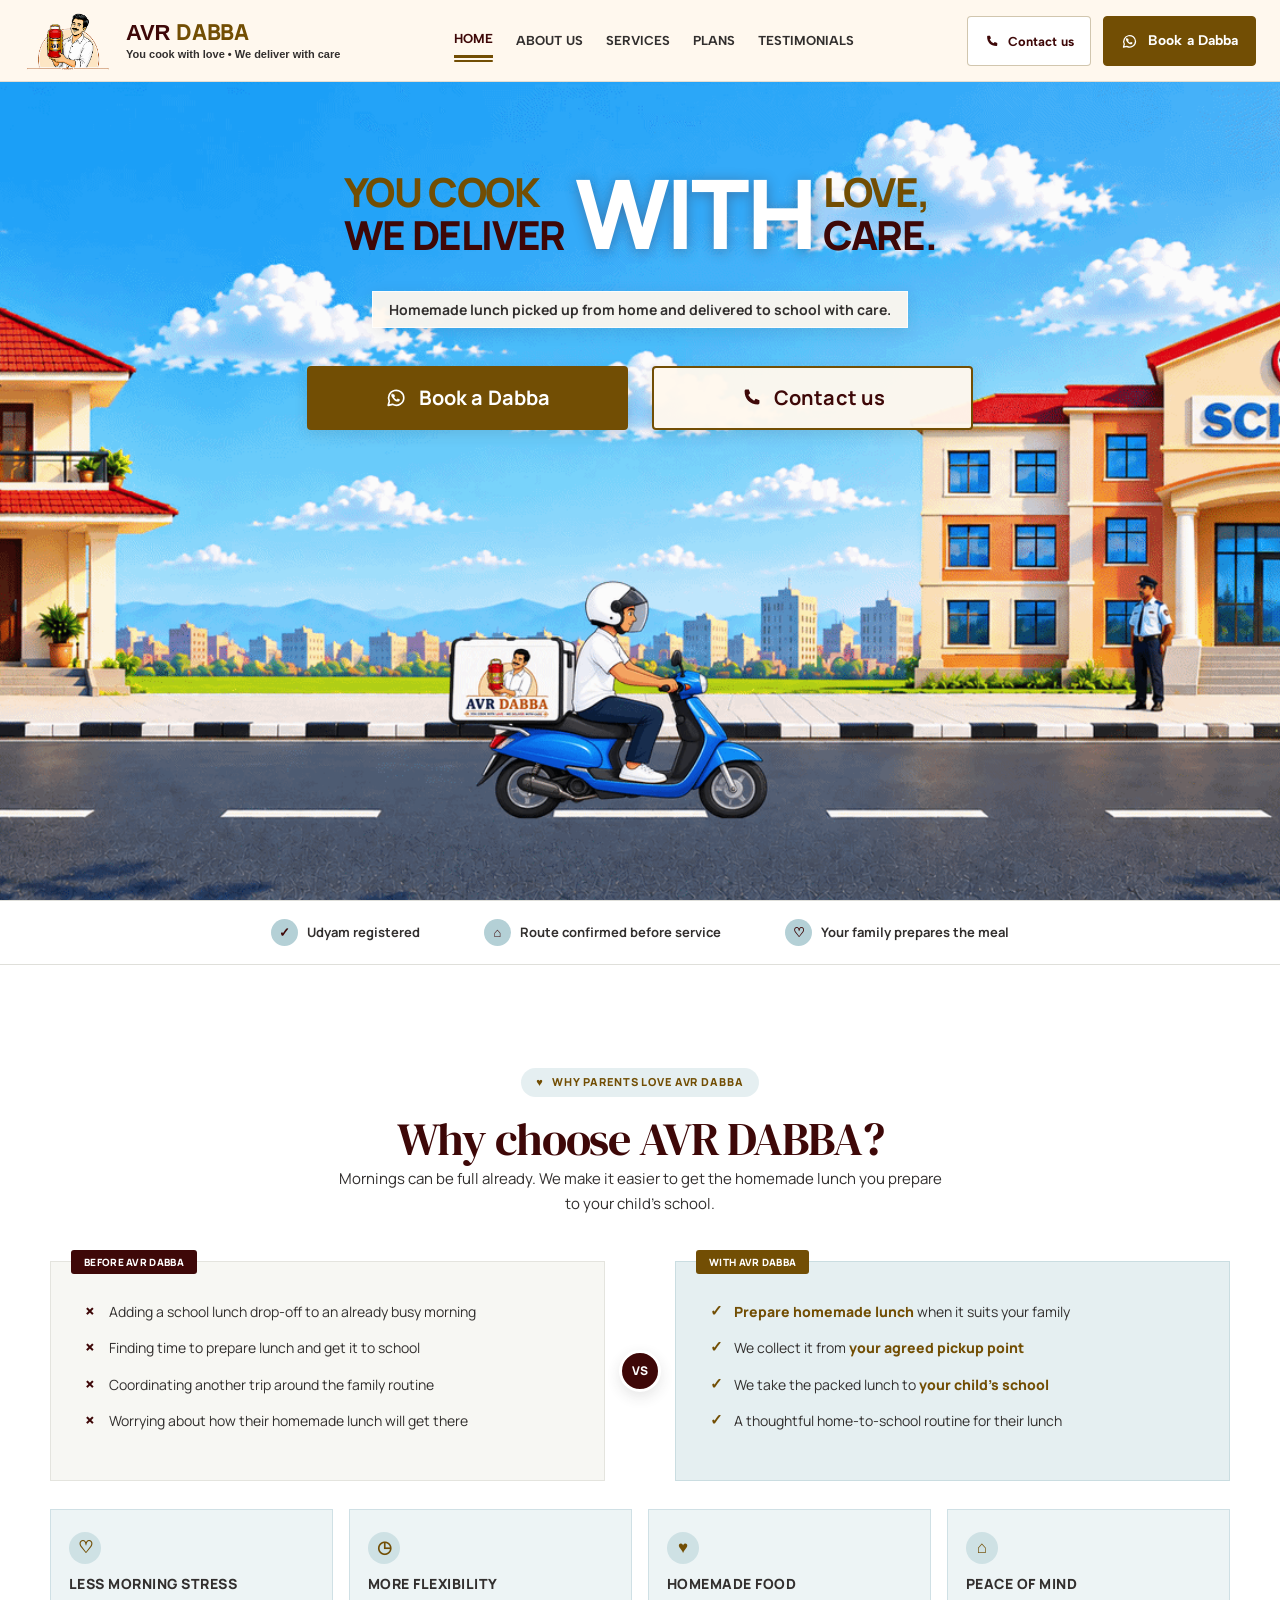
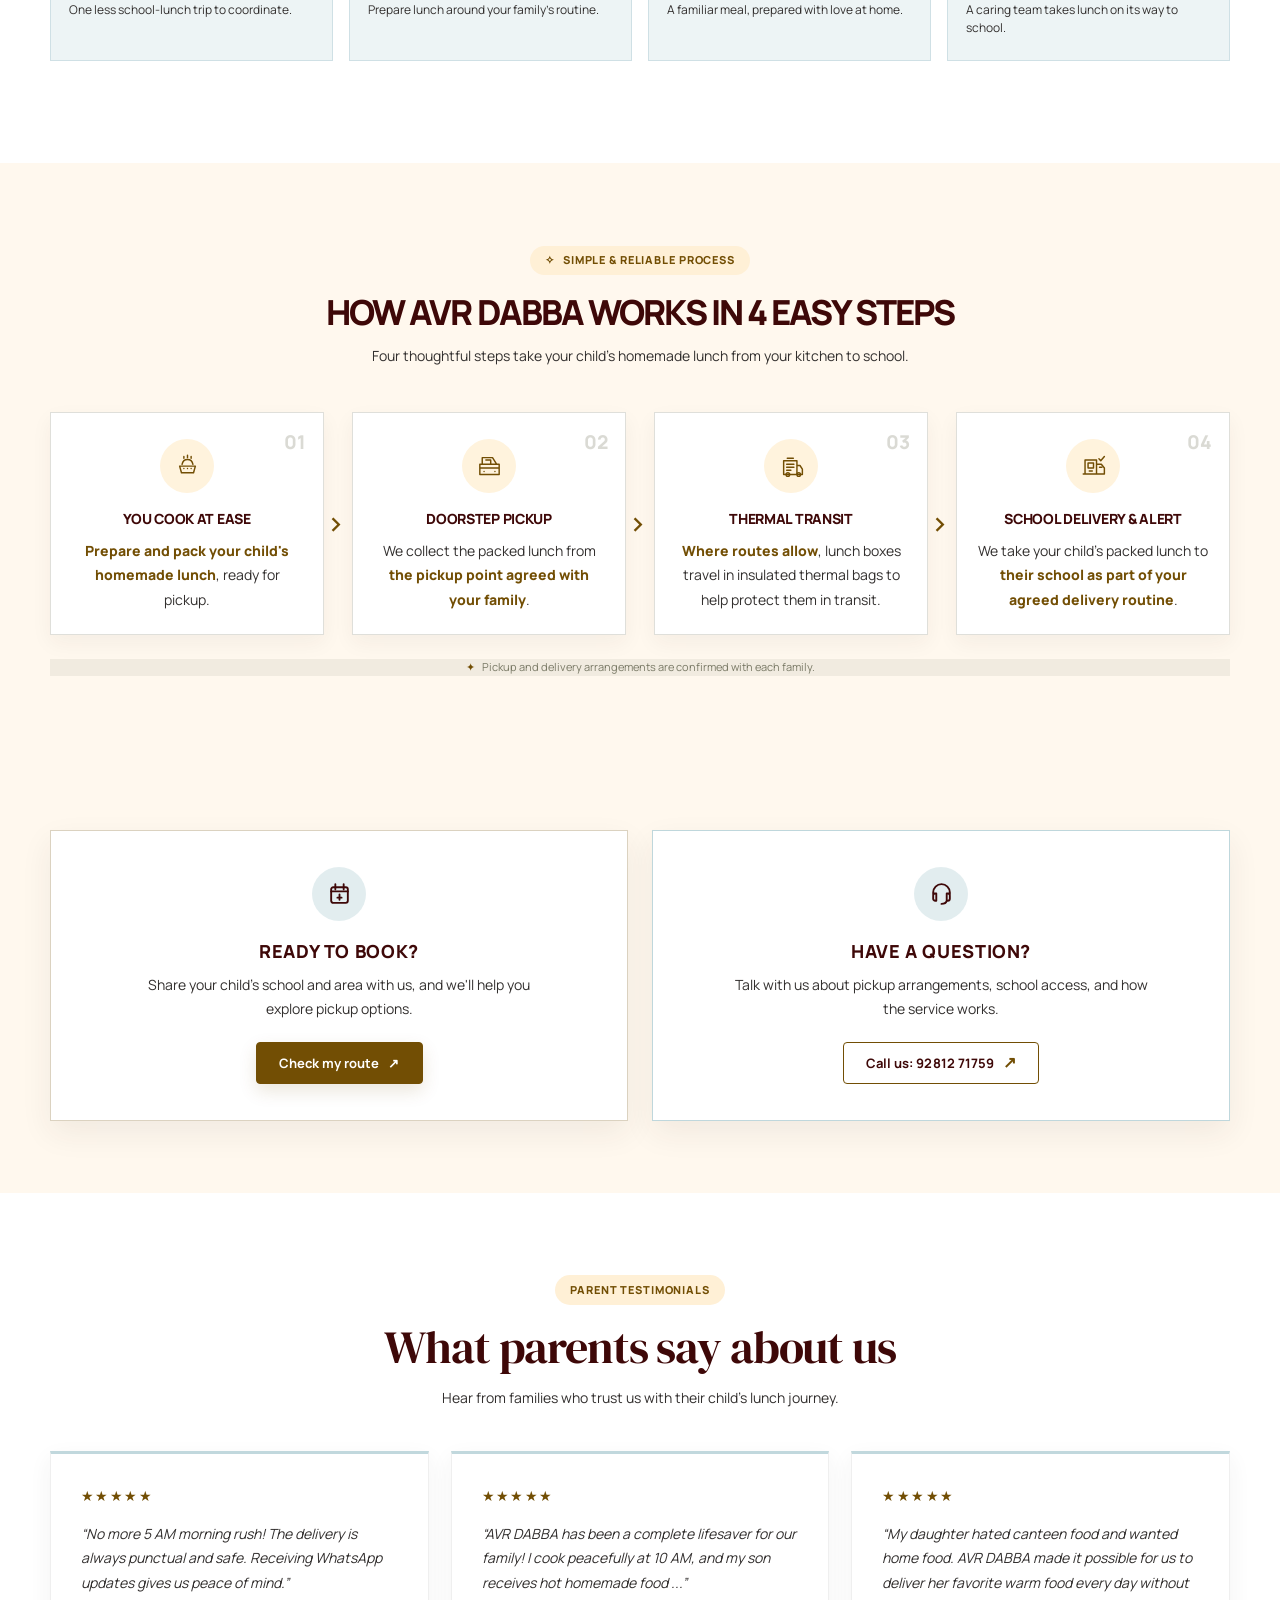
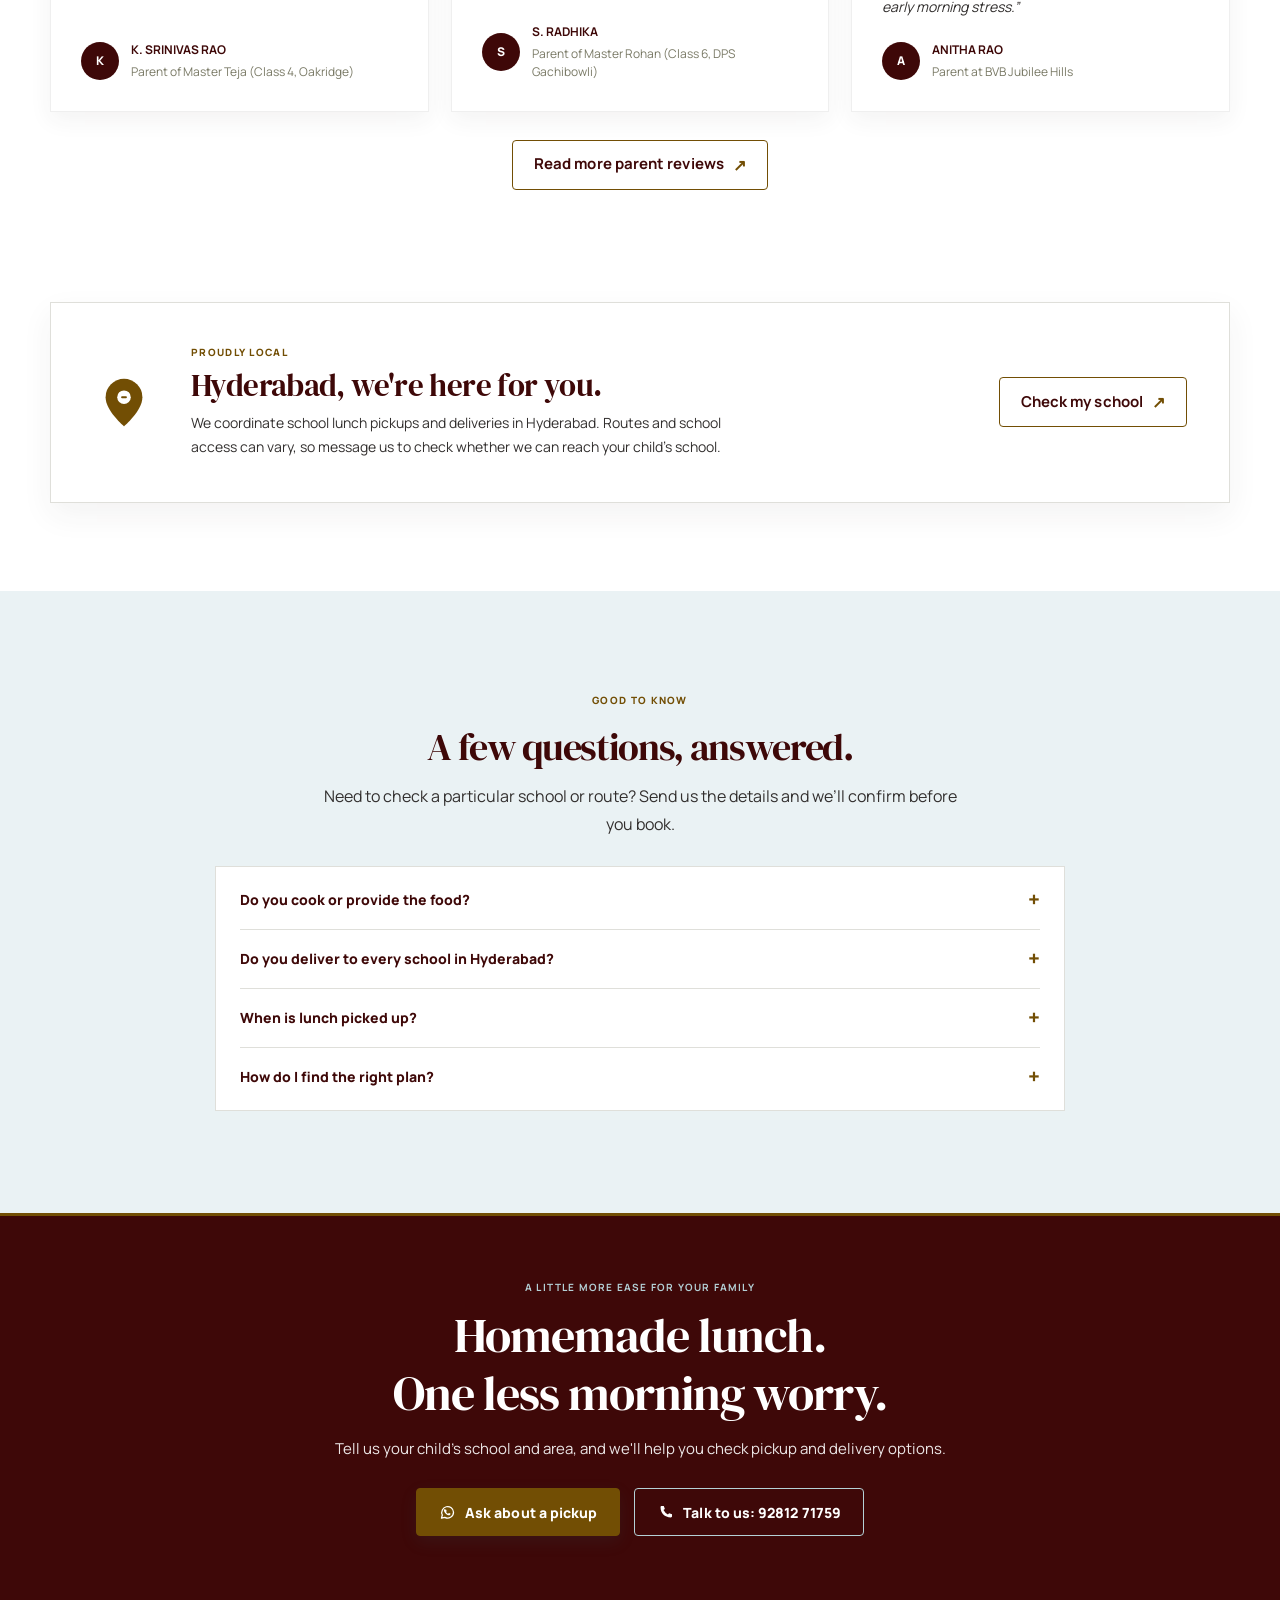
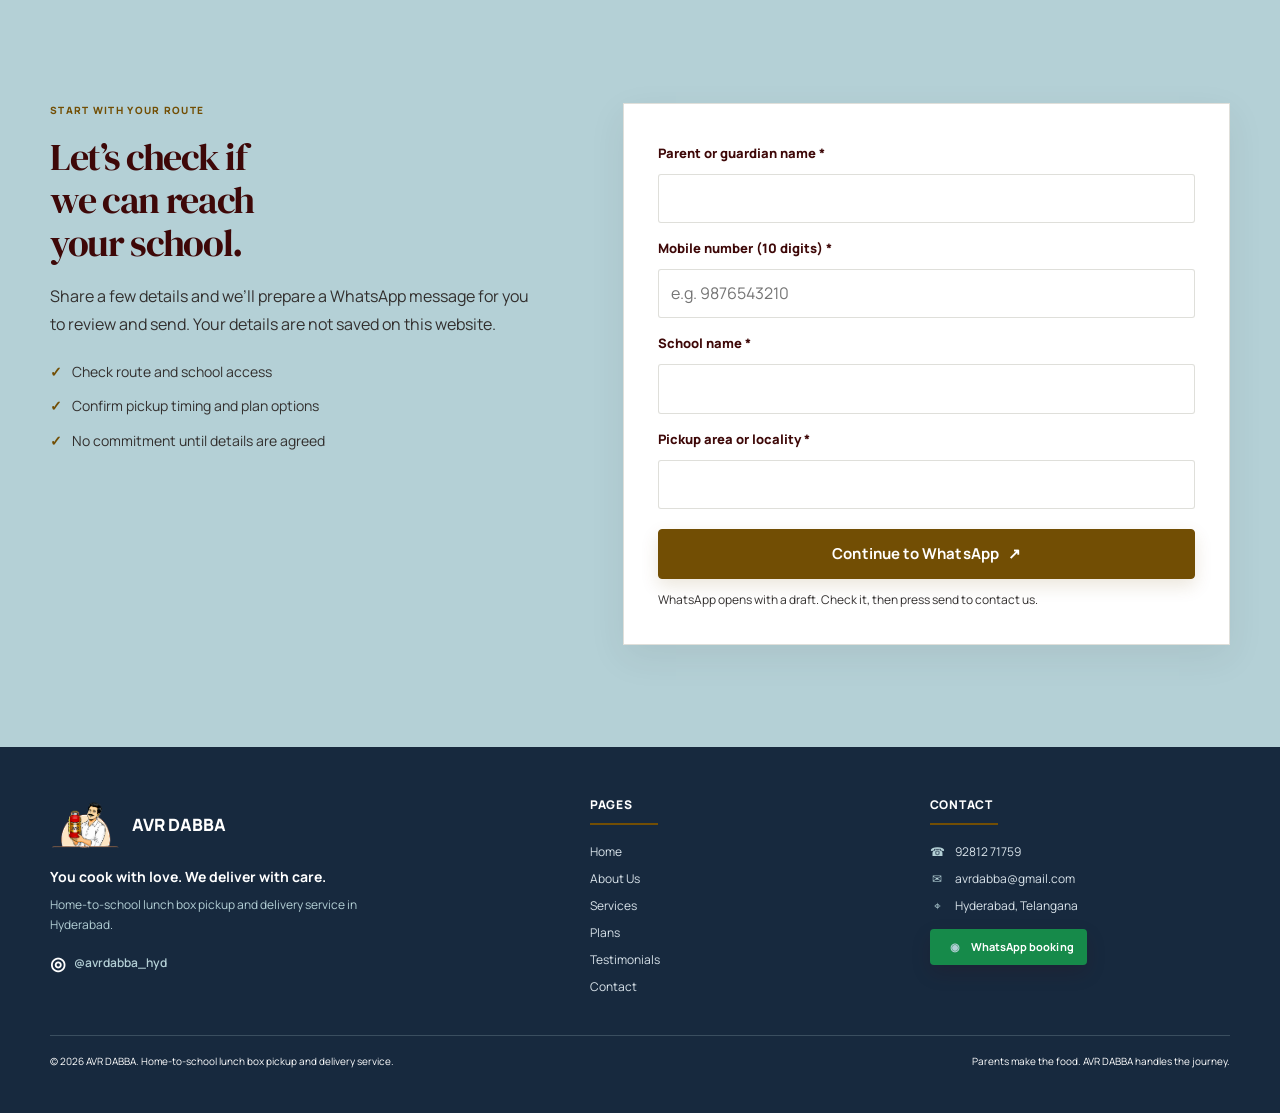
<file: index.html>
<!doctype html>
<html lang="en">
  <head>
    <meta charset="UTF-8" />
    <meta name="viewport" content="width=device-width, initial-scale=1.0" />
    <meta
      name="description"
      content="Homemade lunch, delivered with care. AVR DABBA picks up parents' packed lunch boxes and delivers them safely to schools in Hyderabad."
    />
    <meta name="theme-color" content="#B4D0D6" />
    <title>AVR DABBA | Homemade lunch, delivered with care</title>
    <link rel="stylesheet" href="styles.css?v=57" />
    <script src="script.js?v=6" defer></script>
  </head>
  <body class="home-page">
    <header class="site-header shared-site-header">
      <div class="container nav-wrap">
        <a class="brand reference-brand" href="#top" aria-label="AVR DABBA home">
          <span class="reference-brand-image"><img src="images/dabba-hero.png" alt="" /></span>
          <span class="reference-brand-copy">
            <span class="brand-name">AVR <span>DABBA</span></span>
            <span class="brand-tagline">You cook with love • We deliver with care</span>
          </span>
        </a>

        <nav class="main-nav" id="main-nav" aria-label="Main navigation">
          <a href="index.html" aria-current="page">Home</a>
          <a href="about-us/aboutus.html">About us</a>
          <a href="Services/Services.html">Services</a>
          <a href="plans/plans.html">Plans</a>
          <a href="testimonials/testimonials.html">Testimonials</a>
          <a class="mobile-nav-booking" href="#booking">Ask about a route <span aria-hidden="true">↗</span></a>
          <button class="theme-toggle" type="button" aria-label="Switch to dark theme" title="Switch to dark theme" aria-pressed="false"><span aria-hidden="true">☾</span></button>
        </nav>
        <div class="reference-header-actions">
          <a class="nav-contact reference-contact-cta" href="tel:9281271759">
            <svg viewBox="0 0 24 24" aria-hidden="true"><path d="M6.6 2.8h3l1.5 4.1-2 1.7a15.7 15.7 0 0 0 6.3 6.3l1.7-2 4.1 1.5v3c0 .9-.7 1.6-1.6 1.6C10.6 19 5 13.4 5 4.4c0-.9.7-1.6 1.6-1.6Z" fill="currentColor"/></svg>
            Contact us
          </a>
          <a class="nav-cta reference-nav-cta" href="https://wa.me/919281271759?text=Hi%20AVR%20DABBA%2C%20I%20would%20like%20to%20book%20a%20dabba." target="_blank" rel="noopener">
            <svg viewBox="0 0 24 24" aria-hidden="true"><path d="M20.5 11.7a8.3 8.3 0 0 1-12.3 7.2L3.5 20l1.2-4.5a8.3 8.3 0 1 1 15.8-3.8Z" fill="none" stroke="currentColor" stroke-width="1.8" stroke-linejoin="round"/><path d="M8.5 8.2c.2-.4.4-.4.7-.4h.5c.2 0 .3.1.4.4l.7 1.6c.1.2 0 .4-.1.6l-.5.6c-.2.2-.2.4 0 .6.5.9 1.3 1.6 2.2 2.1.2.1.4.1.6-.1l.7-.8c.2-.2.4-.2.6-.1l1.5.7c.3.1.4.2.4.4 0 .3-.2 1.2-.7 1.6-.5.5-1.2.7-2 .5-1-.2-2.2-.7-3.5-1.8a13 13 0 0 1-2.5-3.1c-.7-1.2-.8-2.1-.5-2.8.3-.5.8-.9 1.1-1Z" fill="currentColor"/></svg>
            Book a Dabba
          </a>
          <button class="menu-toggle" type="button" aria-expanded="false" aria-controls="main-nav" aria-label="Open menu">
            <span class="menu-toggle-icon" aria-hidden="true"><i></i><i></i><i></i></span>
          </button>
        </div>
      </div>
    </header>

    <main id="top">
      <section class="hero">
        <div class="hero-background" aria-hidden="true"></div>
        <div class="hero-exact-message">
          <h1 class="hero-title hero-headline-layout">
            <span class="hero-col-left">
              <span class="color-group-one">YOU COOK</span>
              <span class="color-group-two">WE DELIVER</span>
            </span>
            <span class="hero-col-center">WITH</span>
            <span class="hero-col-right">
              <span class="color-group-one">LOVE,</span>
              <span class="color-group-two">CARE.</span>
            </span>
          </h1>
          <p class="hero-supporting-copy">Homemade lunch picked up from home and delivered to school with care.</p>
        </div>
        <div class="hero-cta-group hero-cta-centered">
          <a href="#booking" class="button hero-reference-book">
            <svg viewBox="0 0 24 24" aria-hidden="true"><path d="M20.5 11.7a8.3 8.3 0 0 1-12.3 7.2L3.5 20l1.2-4.5a8.3 8.3 0 1 1 15.8-3.8Z" fill="none" stroke="currentColor" stroke-width="1.8" stroke-linejoin="round"/><path d="M8.5 8.2c.2-.4.4-.4.7-.4h.5c.2 0 .3.1.4.4l.7 1.6c.1.2 0 .4-.1.6l-.5.6c-.2.2-.2.4 0 .6.5.9 1.3 1.6 2.2 2.1.2.1.4.1.6-.1l.7-.8c.2-.2.4-.2.6-.1l1.5.7c.3.1.4.2.4.4 0 .3-.2 1.2-.7 1.6-.5.5-1.2.7-2 .5-1-.2-2.2-.7-3.5-1.8a13 13 0 0 1-2.5-3.1c-.7-1.2-.8-2.1-.5-2.8.3-.5.8-.9 1.1-1Z" fill="currentColor"/></svg>
            Book a Dabba
          </a>
          <a href="tel:9281271759" class="button hero-reference-contact">
            <svg viewBox="0 0 24 24" aria-hidden="true"><path d="M6.6 2.8h3l1.5 4.1-2 1.7a15.7 15.7 0 0 0 6.3 6.3l1.7-2 4.1 1.5v3c0 .9-.7 1.6-1.6 1.6C10.6 19 5 13.4 5 4.4c0-.9.7-1.6 1.6-1.6Z" fill="currentColor"/></svg>
            Contact us
          </a>
        </div>
      </section>

      <section class="trust-strip" aria-label="Service commitments">
        <div class="container trust-strip-inner">
          <span><strong aria-hidden="true">✓</strong> Udyam registered</span>
          <span><strong aria-hidden="true">⌂</strong> Route confirmed before service</span>
          <span><strong aria-hidden="true">♡</strong> Your family prepares the meal</span>
        </div>
      </section>

      <section class="section problem-section" id="our-care">
        <div class="container home-why">
          <div class="home-why-heading">
            <p class="eyebrow"><span aria-hidden="true">♥</span> Why parents love AVR DABBA</p>
            <h2>Why choose AVR DABBA?</h2>
            <p class="home-why-intro">Mornings can be full already. We make it easier to get the homemade lunch you prepare to your child's school.</p>
          </div>
          <div class="home-why-grid" aria-label="Life before and with AVR DABBA">
            <article class="home-why-card home-why-before">
              <span class="home-why-label">Before AVR DABBA</span>
              <ul>
                <li>Adding a school lunch drop-off to an already busy morning</li>
                <li>Finding time to prepare lunch and get it to school</li>
                <li>Coordinating another trip around the family routine</li>
                <li>Worrying about how their homemade lunch will get there</li>
              </ul>
            </article>
            <span class="home-why-versus" aria-hidden="true">vs</span>
            <article class="home-why-card home-why-after">
              <span class="home-why-label">With AVR DABBA</span>
              <ul>
                <li><strong class="business-model-point">Prepare homemade lunch</strong> when it suits your family</li>
                <li>We collect it from <strong class="business-model-point">your agreed pickup point</strong></li>
                <li>We take the packed lunch to <strong class="business-model-point">your child's school</strong></li>
                <li>A thoughtful home-to-school routine for their lunch</li>
              </ul>
            </article>
          </div>
          <div class="home-benefit-row" aria-label="What matters to families">
            <article><span aria-hidden="true">♡</span><h3>Less morning stress</h3><p>One less school-lunch trip to coordinate.</p></article>
            <article><span aria-hidden="true">◷</span><h3>More flexibility</h3><p>Prepare lunch around your family's routine.</p></article>
            <article><span aria-hidden="true">♥</span><h3>Homemade food</h3><p>A familiar meal, prepared with love at home.</p></article>
            <article><span aria-hidden="true">⌂</span><h3>Peace of mind</h3><p>A caring team takes lunch on its way to school.</p></article>
          </div>
        </div>
      </section>

      <section class="section process-section" id="how-it-works">
        <div class="container">
          <div class="center-heading">
            <p class="eyebrow"><span aria-hidden="true">✧</span> Simple &amp; reliable process</p>
            <h2>How AVR DABBA works in 4 easy steps</h2>
            <p class="section-subtitle">Four thoughtful steps take your child's homemade lunch from your kitchen to school.</p>
          </div>
          <div class="steps">
            <article class="step-card">
              <span class="step-number">01</span>
              <div class="step-icon step-icon-pack" aria-hidden="true">
                <svg viewBox="0 0 48 48"><path d="M11 25h26l-3 11H14l-3-11Z" /><path d="M15 22c1-5 5-8 9-8s8 3 9 8M18 9v3m6-5v4m6-2v3" /><path d="M18 29h.01M24 29h.01M30 29h.01" /></svg>
              </div>
              <h3>You cook at ease</h3>
              <p><strong class="business-model-point">Prepare and pack your child's homemade lunch</strong>, ready for pickup.</p>
            </article>
            <article class="step-card">
              <span class="step-number">02</span>
              <div class="step-icon step-icon-pickup" aria-hidden="true">
                <svg viewBox="0 0 48 48"><path d="M8 22h32v17H8zM12 22V11h17l7 11M8 28h32M15 34h.01M33 34h.01" /><path d="M18 15h8v7" /></svg>
              </div>
              <h3>Doorstep pickup</h3>
              <p>We collect the packed lunch from <strong class="business-model-point">the pickup point agreed with your family</strong>.</p>
            </article>
            <article class="step-card">
              <span class="step-number">03</span>
              <div class="step-icon step-icon-transit" aria-hidden="true">
                <svg viewBox="0 0 48 48"><path d="M11 16h22v23H11zM33 24h5l4 6v9H33zM16 22h12m-12 5h12m-12 5h7" /><path d="M17 12h10" /><circle cx="18" cy="39" r="3" /><circle cx="36" cy="39" r="3" /></svg>
              </div>
              <h3>Thermal transit</h3>
              <p><strong class="business-model-point">Where routes allow</strong>, lunch boxes travel in insulated thermal bags to help protect them in transit.</p>
            </article>
            <article class="step-card">
              <span class="step-number">04</span>
              <div class="step-icon step-icon-deliver" aria-hidden="true">
                <svg viewBox="0 0 48 48"><path d="M10 38V15h19v23M29 22h8l5 6v10H29zM7 38h35" /><path d="M15 20h9v8h-9zM17 33h5m12-6h4" /><path d="m33 13 3 3 6-7" /></svg>
              </div>
              <h3>School delivery &amp; alert</h3>
              <p>We take your child's packed lunch to <strong class="business-model-point">their school as part of your agreed delivery routine</strong>.</p>
            </article>
          </div>
          <div class="process-footnote"><span aria-hidden="true">✦</span> Pickup and delivery arrangements are confirmed with each family.</div>
        </div>
      </section>

      <section class="section quick-actions-section" aria-label="Get started or get in touch">
        <div class="container">
          <div class="quick-actions-grid">
            <article class="quick-action-card quick-action-book">
              <span class="quick-action-icon" aria-hidden="true">
                <svg viewBox="0 0 24 24"><rect x="4" y="6" width="16" height="15" rx="2" /><path d="M8 3v5m8-5v5M4 10h16m-8 3v5m-2-2h4" /></svg>
              </span>
              <div>
                <h3>Ready to book?</h3>
                <p>Share your child's school and area with us, and we'll help you explore pickup options.</p>
              </div>
              <a class="button button-primary" href="#booking">Check my route <span aria-hidden="true">↗</span></a>
            </article>
            <article class="quick-action-card quick-action-contact">
              <span class="quick-action-icon" aria-hidden="true">
                <svg viewBox="0 0 24 24"><path d="M4 13v-2a8 8 0 0 1 16 0v2m-16-1h3v7H6a2 2 0 0 1-2-2v-3a2 2 0 0 1 2-2Zm16 0h-3v7h1a2 2 0 0 0 2-2v-3a2 2 0 0 0-2-2Zm-3 7c-.5 2-2 3-5 3" /></svg>
              </span>
              <div>
                <h3>Have a question?</h3>
                <p>Talk with us about pickup arrangements, school access, and how the service works.</p>
              </div>
              <a class="button button-outline" href="tel:+919281271759">Call us: 92812 71759 <span aria-hidden="true">↗</span></a>
            </article>
          </div>
        </div>
      </section>

      <section class="section home-testimonials" aria-labelledby="home-testimonials-title">
        <div class="container">
          <div class="center-heading">
            <p class="eyebrow">Parent testimonials</p>
            <h2 id="home-testimonials-title">What parents say about us</h2>
            <p class="section-subtitle">Hear from families who trust us with their child's lunch journey.</p>
          </div>
          <div class="home-testimonial-grid">
            <figure class="home-testimonial-card">
              <div class="home-testimonial-stars" role="img" aria-label="5 out of 5 stars">★★★★★</div>
              <blockquote>“No more 5 AM morning rush! The delivery is always punctual and safe. Receiving WhatsApp updates gives us peace of mind.”</blockquote>
              <figcaption><span class="home-testimonial-avatar" aria-hidden="true">K</span><span class="home-testimonial-meta"><strong>K. Srinivas Rao</strong><span>Parent of Master Teja (Class 4, Oakridge)</span></span></figcaption>
            </figure>
            <figure class="home-testimonial-card">
              <div class="home-testimonial-stars" role="img" aria-label="5 out of 5 stars">★★★★★</div>
              <blockquote>“AVR DABBA has been a complete lifesaver for our family! I cook peacefully at 10 AM, and my son receives hot homemade food ...”</blockquote>
              <figcaption><span class="home-testimonial-avatar" aria-hidden="true">S</span><span class="home-testimonial-meta"><strong>S. Radhika</strong><span>Parent of Master Rohan (Class 6, DPS Gachibowli)</span></span></figcaption>
            </figure>
            <figure class="home-testimonial-card">
              <div class="home-testimonial-stars" role="img" aria-label="5 out of 5 stars">★★★★★</div>
              <blockquote>“My daughter hated canteen food and wanted home food. AVR DABBA made it possible for us to deliver her favorite warm food every day without early morning stress.”</blockquote>
              <figcaption><span class="home-testimonial-avatar" aria-hidden="true">A</span><span class="home-testimonial-meta"><strong>Anitha Rao</strong><span>Parent at BVB Jubilee Hills</span></span></figcaption>
            </figure>
          </div>
          <p class="home-testimonials-link"><a class="button button-outline" href="testimonials/testimonials.html">Read more parent reviews <span aria-hidden="true">↗</span></a></p>
        </div>
      </section>

      <section class="section area-section" id="service-area">
        <div class="container area-card">
          <div class="area-pin" aria-hidden="true">
            <svg viewBox="0 0 64 64" fill="none"><path d="M51 27c0 14-19 30-19 30S13 41 13 27a19 19 0 1 1 38 0Z" fill="currentColor"/><circle cx="32" cy="27" r="7" fill="#FFFFFF"/><path d="M30 27h4" stroke="#724E04" stroke-width="2" stroke-linecap="round"/></svg>
          </div>
          <div class="area-copy">
            <p class="eyebrow">Proudly local</p>
            <h2>Hyderabad, we're here for you.</h2>
            <p>We coordinate school lunch pickups and deliveries in Hyderabad. Routes and school access can vary, so message us to check whether we can reach your child's school.</p>
          </div>
          <a class="button button-outline" href="https://wa.me/919281271759?text=Hi%20AVR%20DABBA%2C%20can%20you%20please%20check%20if%20you%20serve%20my%20child%27s%20school%3F" target="_blank" rel="noreferrer">Check my school <span aria-hidden="true">↗</span></a>
        </div>
      </section>

      <section class="section home-faq-section" aria-labelledby="home-faq-title">
        <div class="container">
          <div class="home-faq-heading">
            <p class="eyebrow">Good to know</p>
            <h2 id="home-faq-title">A few questions, answered.</h2>
            <p>Need to check a particular school or route? Send us the details and we’ll confirm before you book.</p>
          </div>
          <div class="home-faq-list">
            <details>
              <summary>Do you cook or provide the food?</summary>
              <p>No. Your family prepares and packs the lunch. AVR DABBA focuses on pickup and delivery.</p>
            </details>
            <details>
              <summary>Do you deliver to every school in Hyderabad?</summary>
              <p>Routes and school access vary. Share your school and area with us and we’ll confirm availability before service begins.</p>
            </details>
            <details>
              <summary>When is lunch picked up?</summary>
              <p>Pickup time depends on the route. We agree on the pickup point and time with your family before starting.</p>
            </details>
            <details>
              <summary>How do I find the right plan?</summary>
              <p>Plans depend on distance and the number of lunch boxes. Tell us your school and area and we’ll help confirm the route and current price.</p>
            </details>
          </div>
        </div>
      </section>

      <section class="contact-section" id="contact">
        <div class="container contact-inner">
          <div>
            <p class="eyebrow eyebrow-light">A little more ease for your family</p>
            <h2>Homemade lunch.<br />One less morning worry.</h2>
            <p>Tell us your child's school and area, and we'll help you check pickup and delivery options.</p>
          </div>
          <div class="contact-actions">
            <a class="button button-light" href="#booking">
            <svg viewBox="0 0 24 24" aria-hidden="true"><path d="M20.5 11.7a8.3 8.3 0 0 1-12.3 7.2L3.5 20l1.2-4.5a8.3 8.3 0 1 1 15.8-3.8Z" fill="none" stroke="currentColor" stroke-width="1.8" stroke-linejoin="round"/><path d="M8.5 8.2c.2-.4.4-.4.7-.4h.5c.2 0 .3.1.4.4l.7 1.6c.1.2 0 .4-.1.6l-.5.6c-.2.2-.2.4 0 .6.5.9 1.3 1.6 2.2 2.1.2.1.4.1.6-.1l.7-.8c.2-.2.4-.2.6-.1l1.5.7c.3.1.4.2.4.4 0 .3-.2 1.2-.7 1.6-.5.5-1.2.7-2 .5-1-.2-2.2-.7-3.5-1.8a13 13 0 0 1-2.5-3.1c-.7-1.2-.8-2.1-.5-2.8.3-.5.8-.9 1.1-1Z" fill="currentColor"/></svg>
            Ask about a pickup
            </a>
            <a class="button button-contact-outline" href="tel:+919281271759">
              <svg viewBox="0 0 24 24" aria-hidden="true"><path d="M6.6 2.8h3l1.5 4.1-2 1.7a15.7 15.7 0 0 0 6.3 6.3l1.7-2 4.1 1.5v3c0 .9-.7 1.6-1.6 1.6C10.6 19 5 13.4 5 4.4c0-.9.7-1.6 1.6-1.6Z" fill="currentColor"/></svg>
              Talk to us: 92812 71759
            </a>
          </div>
        </div>
      </section>

      <section class="section booking-section" id="booking" aria-labelledby="booking-title">
        <div class="container booking-layout">
          <div class="booking-intro">
            <p class="eyebrow">Start with your route</p>
            <h2 id="booking-title">Let’s check if we can reach your school.</h2>
            <p>Share a few details and we’ll prepare a WhatsApp message for you to review and send. Your details are not saved on this website.</p>
            <ul>
              <li>Check route and school access</li>
              <li>Confirm pickup timing and plan options</li>
              <li>No commitment until details are agreed</li>
            </ul>
          </div>
          <form class="booking-form" id="booking-form" action="https://wa.me/919281271759" method="get" aria-label="Check lunch delivery availability">
            <label for="booking-name">Parent or guardian name <span aria-hidden="true">*</span></label>
            <input id="booking-name" type="text" autocomplete="name" maxlength="80" required />
            <label for="booking-phone">Mobile number (10 digits) <span aria-hidden="true">*</span></label>
            <input id="booking-phone" type="tel" inputmode="numeric" autocomplete="tel" placeholder="e.g. 9876543210" pattern="[6-9][0-9]{9}" minlength="10" maxlength="10" title="Enter a 10-digit Indian mobile number without the +91 country code." required />
            <label for="booking-school">School name <span aria-hidden="true">*</span></label>
            <input id="booking-school" type="text" maxlength="120" required />
            <label for="booking-area">Pickup area or locality <span aria-hidden="true">*</span></label>
            <input id="booking-area" type="text" maxlength="120" required />
            <input type="hidden" id="booking-message" name="text" value="Hi AVR DABBA, I'd like to check lunch delivery availability. I will share my details with your team." />
            <button class="button button-primary" type="submit">Continue to WhatsApp <span aria-hidden="true">↗</span></button>
            <p class="booking-form-note">WhatsApp opens with a draft. Check it, then press send to contact us.</p>
            <noscript><p class="booking-form-note">JavaScript is off, so WhatsApp will open a general enquiry. Please include the details you entered in your message.</p></noscript>
          </form>
        </div>
      </section>
    </main>

    <footer class="site-footer shared-site-footer">
      <div class="container footer-grid">
        <section class="footer-about" aria-label="About AVR DABBA">
          <a class="brand footer-brand" href="#top" aria-label="AVR DABBA home">
            <span class="brand-mark footer-mark" aria-hidden="true"><img src="images/dabba-hero.png" alt="" /></span>
            <span class="brand-copy"><span class="brand-name">AVR DABBA</span><span class="brand-tagline">HYDERABAD</span></span>
          </a>
          <p class="footer-tagline">You cook with love. We deliver with care.</p>
          <p class="footer-description">Home-to-school lunch box pickup and delivery service in Hyderabad.</p>
          <a class="footer-social" href="https://www.instagram.com/avrdabba_hyd/" target="_blank" rel="noreferrer" aria-label="AVR DABBA on Instagram"><span aria-hidden="true">◎</span> @avrdabba_hyd</a>
        </section>
        <nav class="footer-links" aria-label="Footer pages">
          <h2>Pages</h2>
          <a href="index.html">Home</a>
          <a href="about-us/aboutus.html">About Us</a>
          <a href="Services/Services.html">Services</a>
          <a href="plans/plans.html">Plans</a>
          <a href="testimonials/testimonials.html">Testimonials</a>
          <a href="#footer-contact">Contact</a>
        </nav>
        <section class="footer-contact" id="footer-contact" aria-label="Contact AVR DABBA">
          <h2>Contact</h2>
          <a href="tel:+919281271759"><span aria-hidden="true">☎</span> 92812 71759</a>
          <a href="mailto:avrdabba@gmail.com"><span aria-hidden="true">✉</span> avrdabba@gmail.com</a>
          <p><span aria-hidden="true">⌖</span> Hyderabad, Telangana</p>
          <a class="footer-whatsapp" href="https://wa.me/919281271759" target="_blank" rel="noreferrer"><span aria-hidden="true">◉</span> WhatsApp booking</a>
        </section>
      </div>
      <div class="container footer-bottom"><span>© <span id="year"></span> AVR DABBA. Home-to-school lunch box pickup and delivery service.</span><span>Parents make the food. AVR DABBA handles the journey.</span></div>
    </footer>
    <a class="mobile-whatsapp" href="https://wa.me/919281271759?text=Hi%20AVR%20DABBA%2C%20I%27d%20like%20to%20know%20about%20lunch%20delivery." target="_blank" rel="noreferrer" aria-label="Chat with AVR DABBA on WhatsApp">
      <svg viewBox="0 0 24 24" aria-hidden="true"><path d="M20.5 11.7a8.3 8.3 0 0 1-12.3 7.2L3.5 20l1.2-4.5a8.3 8.3 0 1 1 15.8-3.8Z" fill="none" stroke="currentColor" stroke-width="1.8" stroke-linejoin="round"/><path d="M8.5 8.2c.2-.4.4-.4.7-.4h.5c.2 0 .3.1.4.4l.7 1.6c.1.2 0 .4-.1.6l-.5.6c-.2.2-.2.4 0 .6.5.9 1.3 1.6 2.2 2.1.2.1.4.1.6-.1l.7-.8c.2-.2.4-.2.6-.1l1.5.7c.3.1.4.2.4.4 0 .3-.2 1.2-.7 1.6-.5.5-1.2.7-2 .5-1-.2-2.2-.7-3.5-1.8a13 13 0 0 1-2.5-3.1c-.7-1.2-.8-2.1-.5-2.8.3-.5.8-.9 1.1-1Z" fill="currentColor"/></svg>
      Chat with us
    </a>
  </body>
</html>
</file>
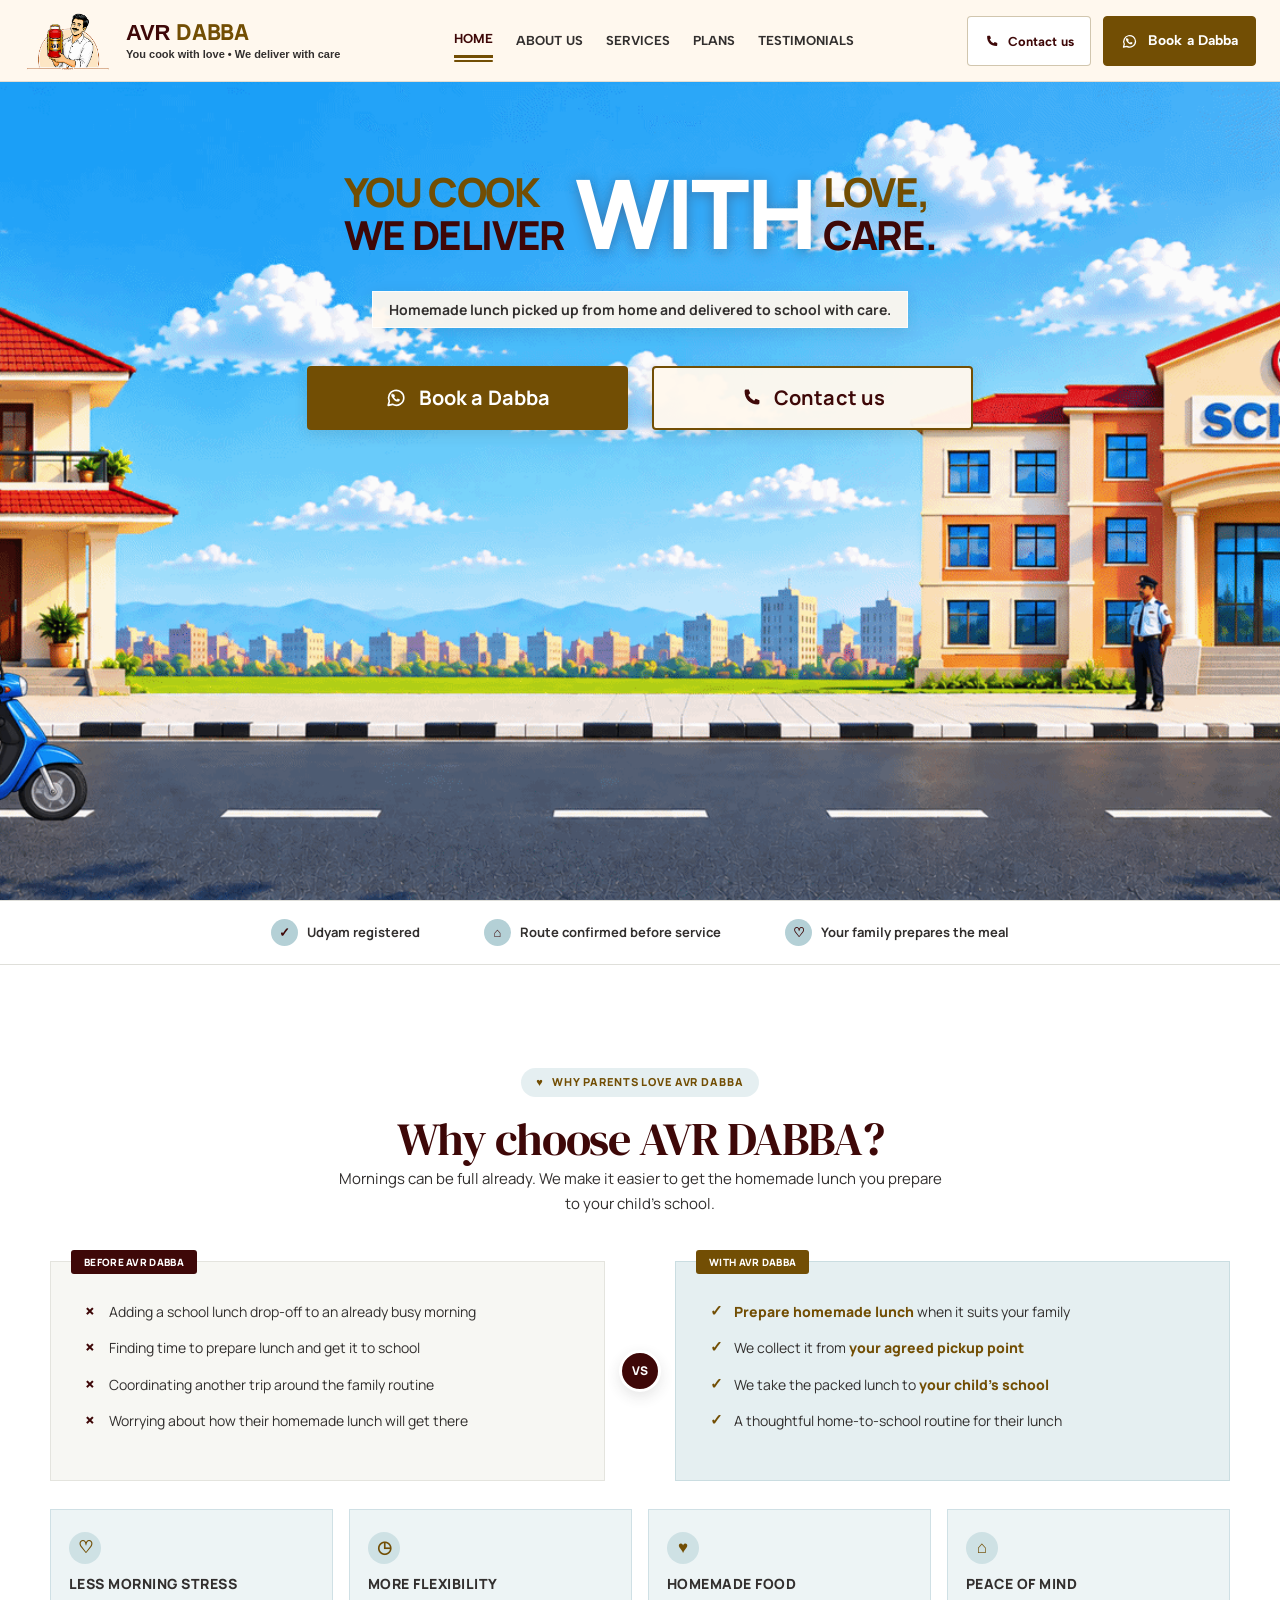
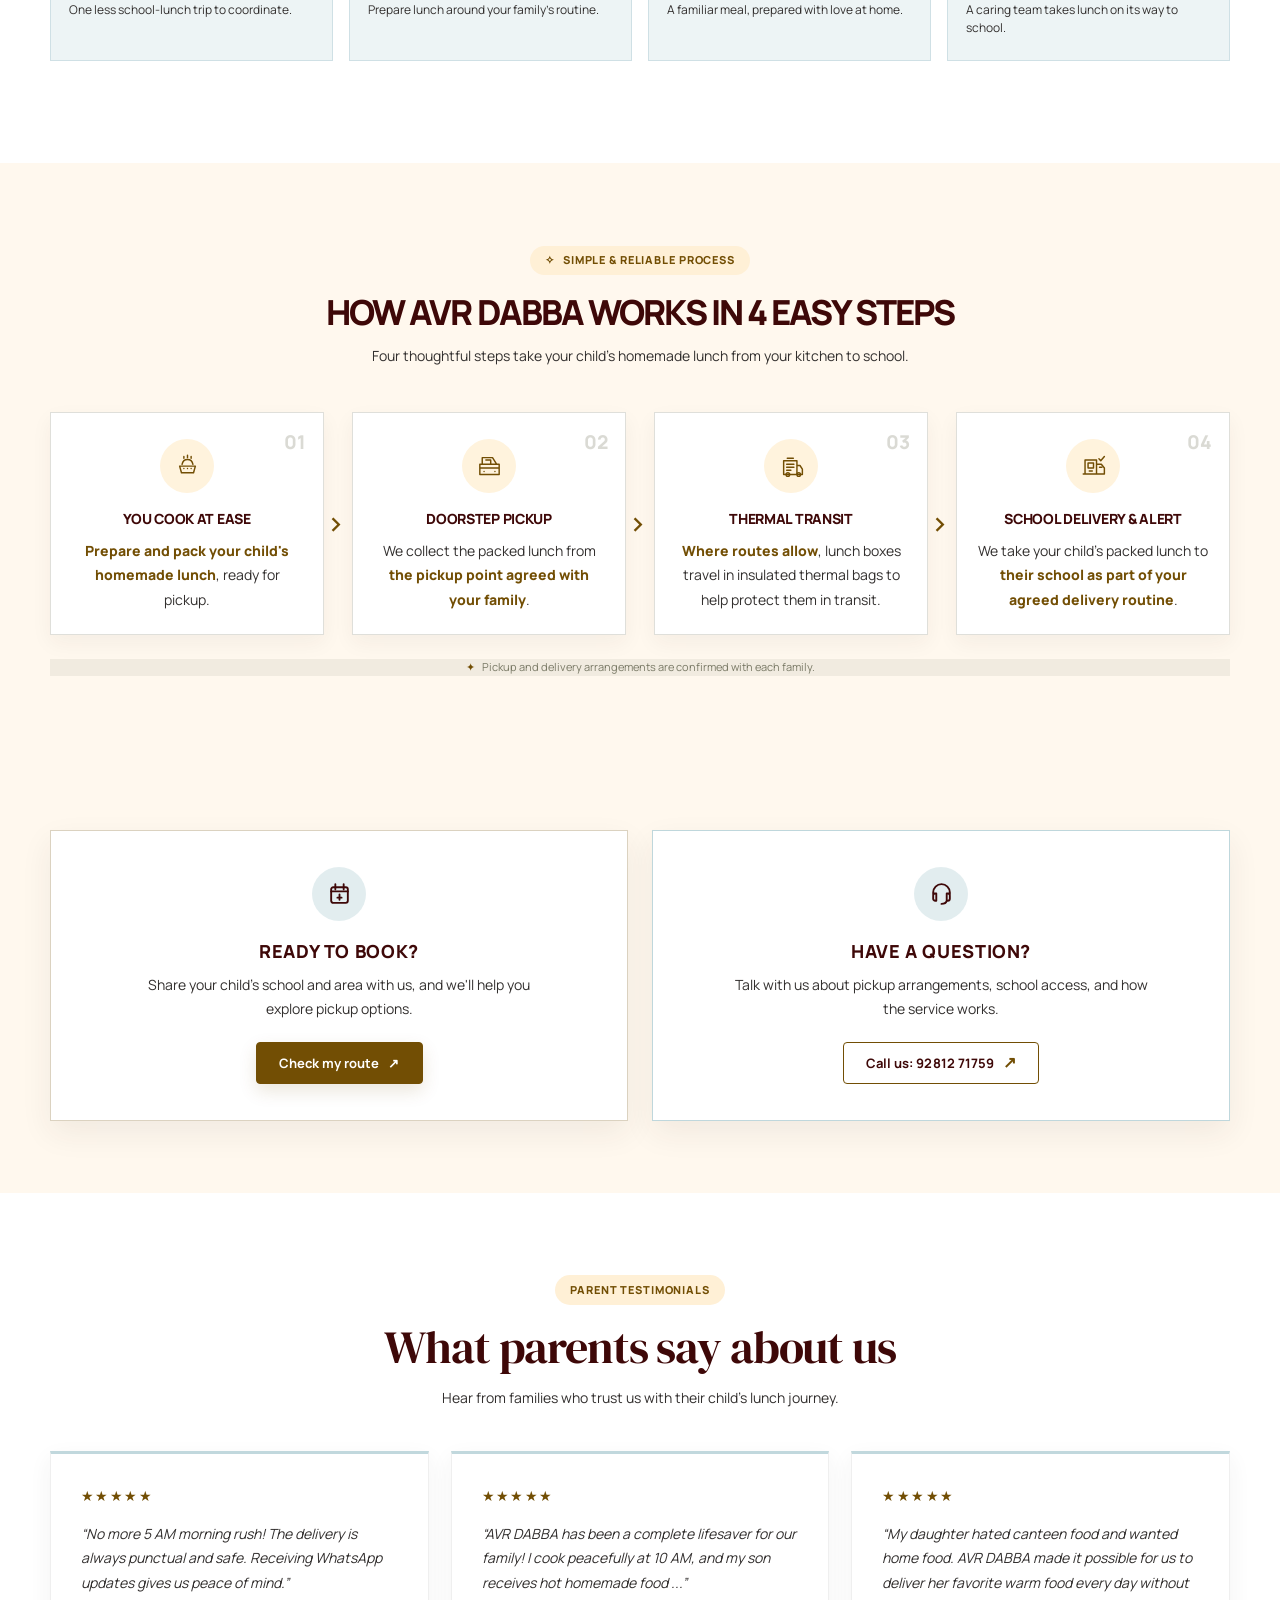
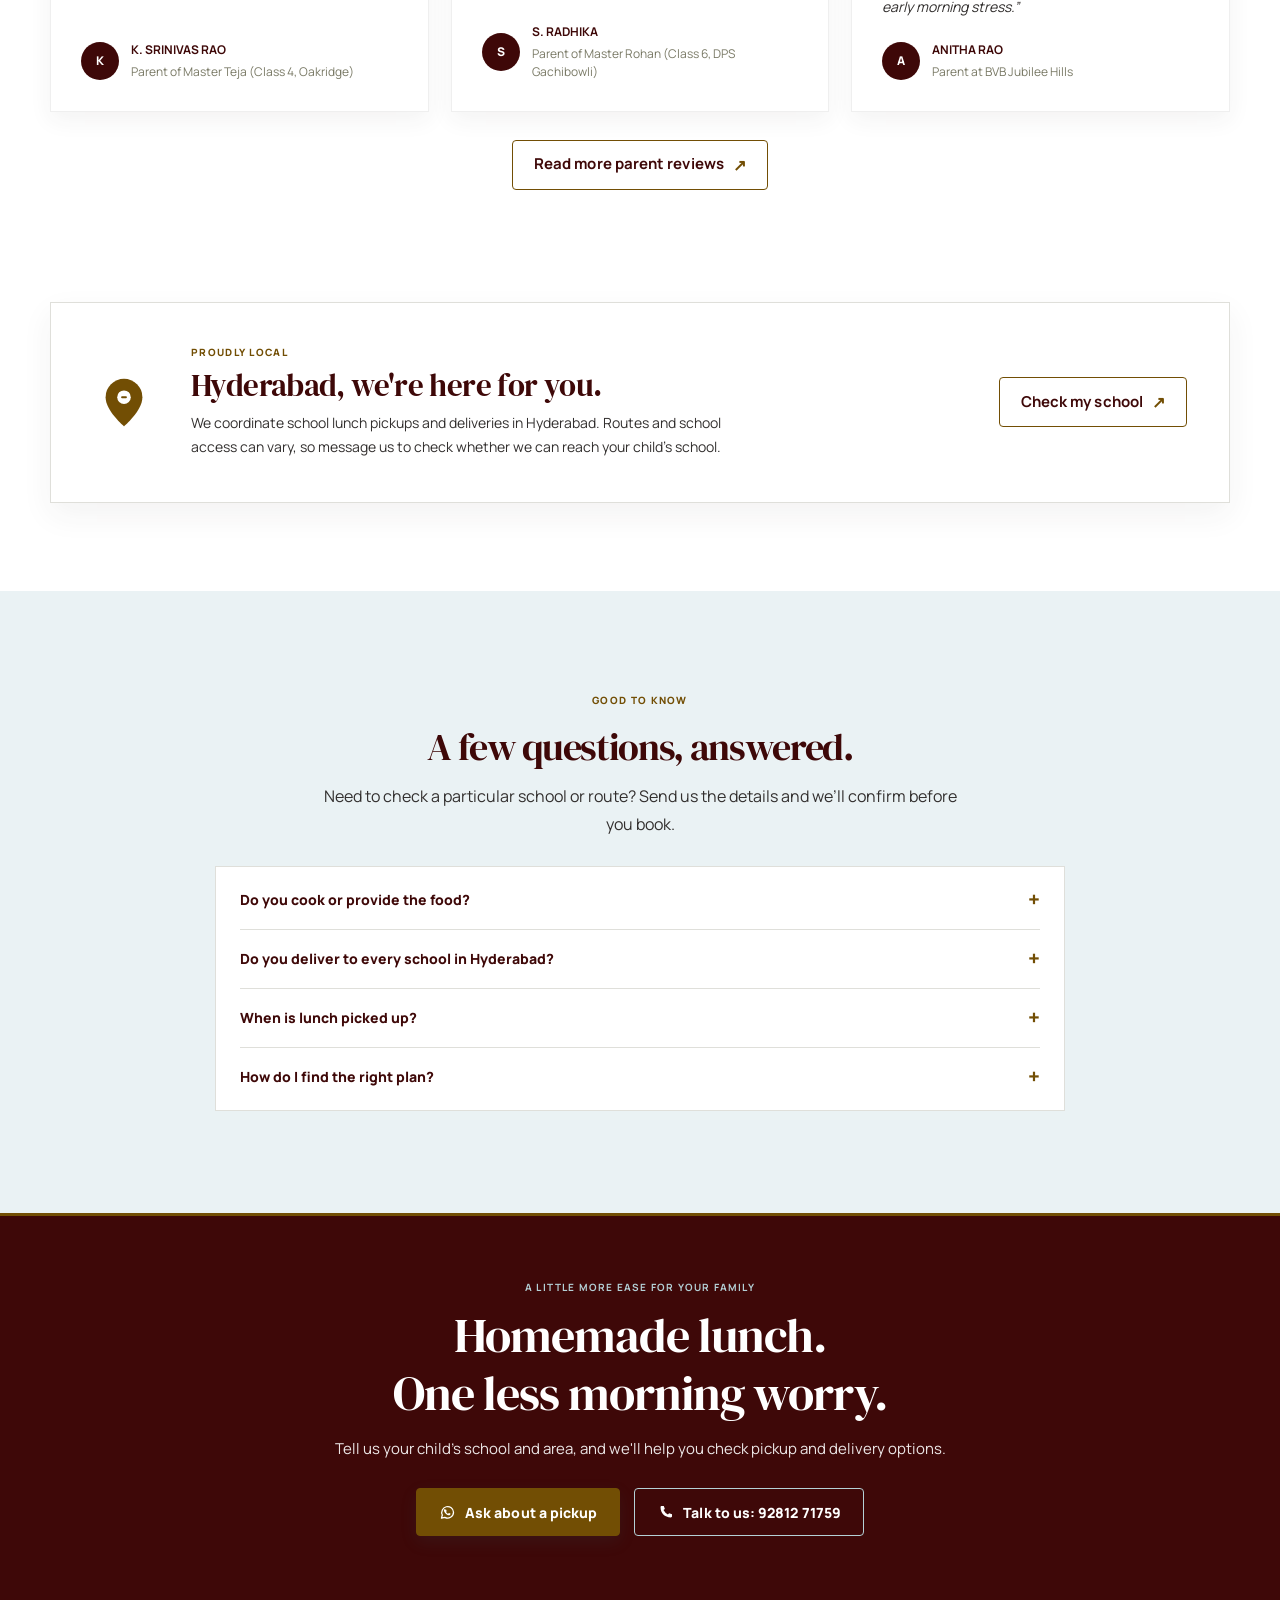
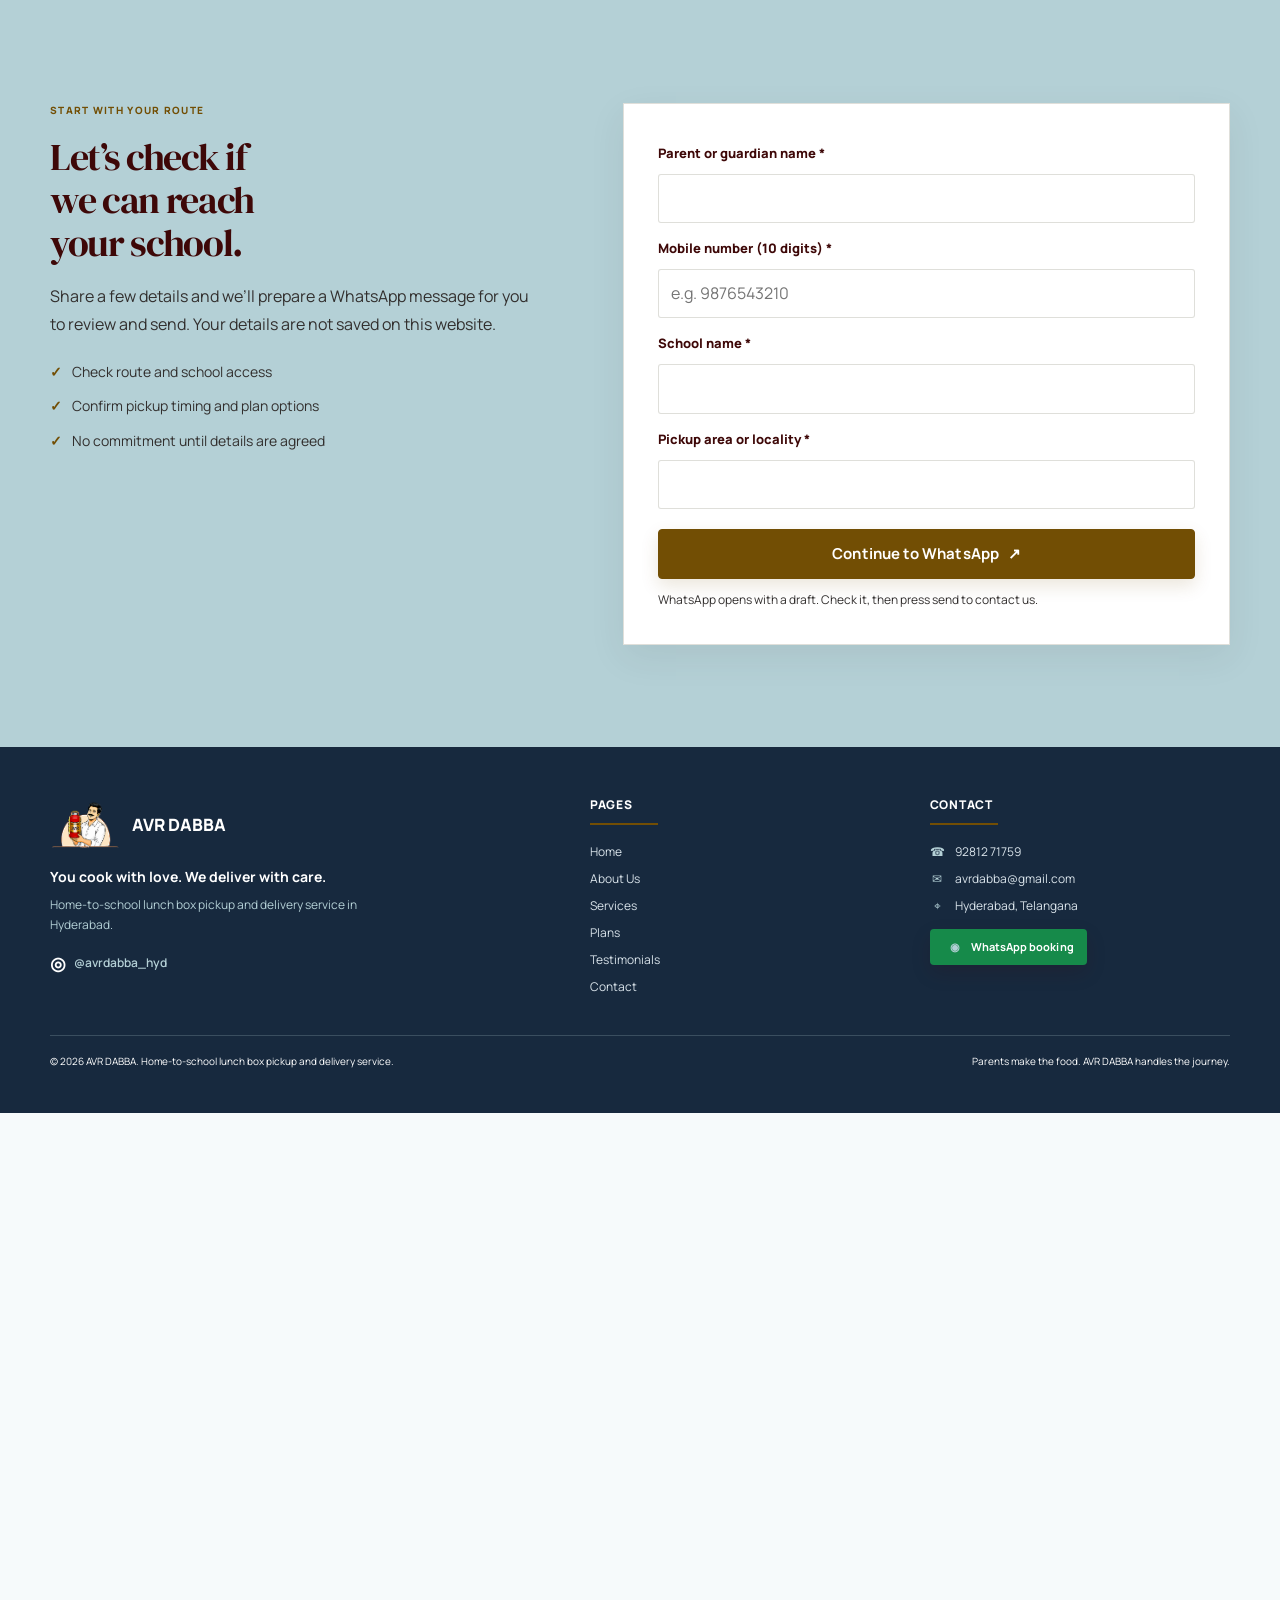
<file: home.html>
<!doctype html>
<html lang="en">
  <head>
    <meta charset="UTF-8" />
    <meta name="viewport" content="width=device-width, initial-scale=1.0" />
    <meta http-equiv="refresh" content="0; url=index.html" />
    <link rel="canonical" href="index.html" />
    <title>AVR DABBA | Home</title>
  </head>
  <body>
    <p>Taking you to the <a href="index.html">AVR DABBA home page</a>.</p>
  </body>
</html>
</file>
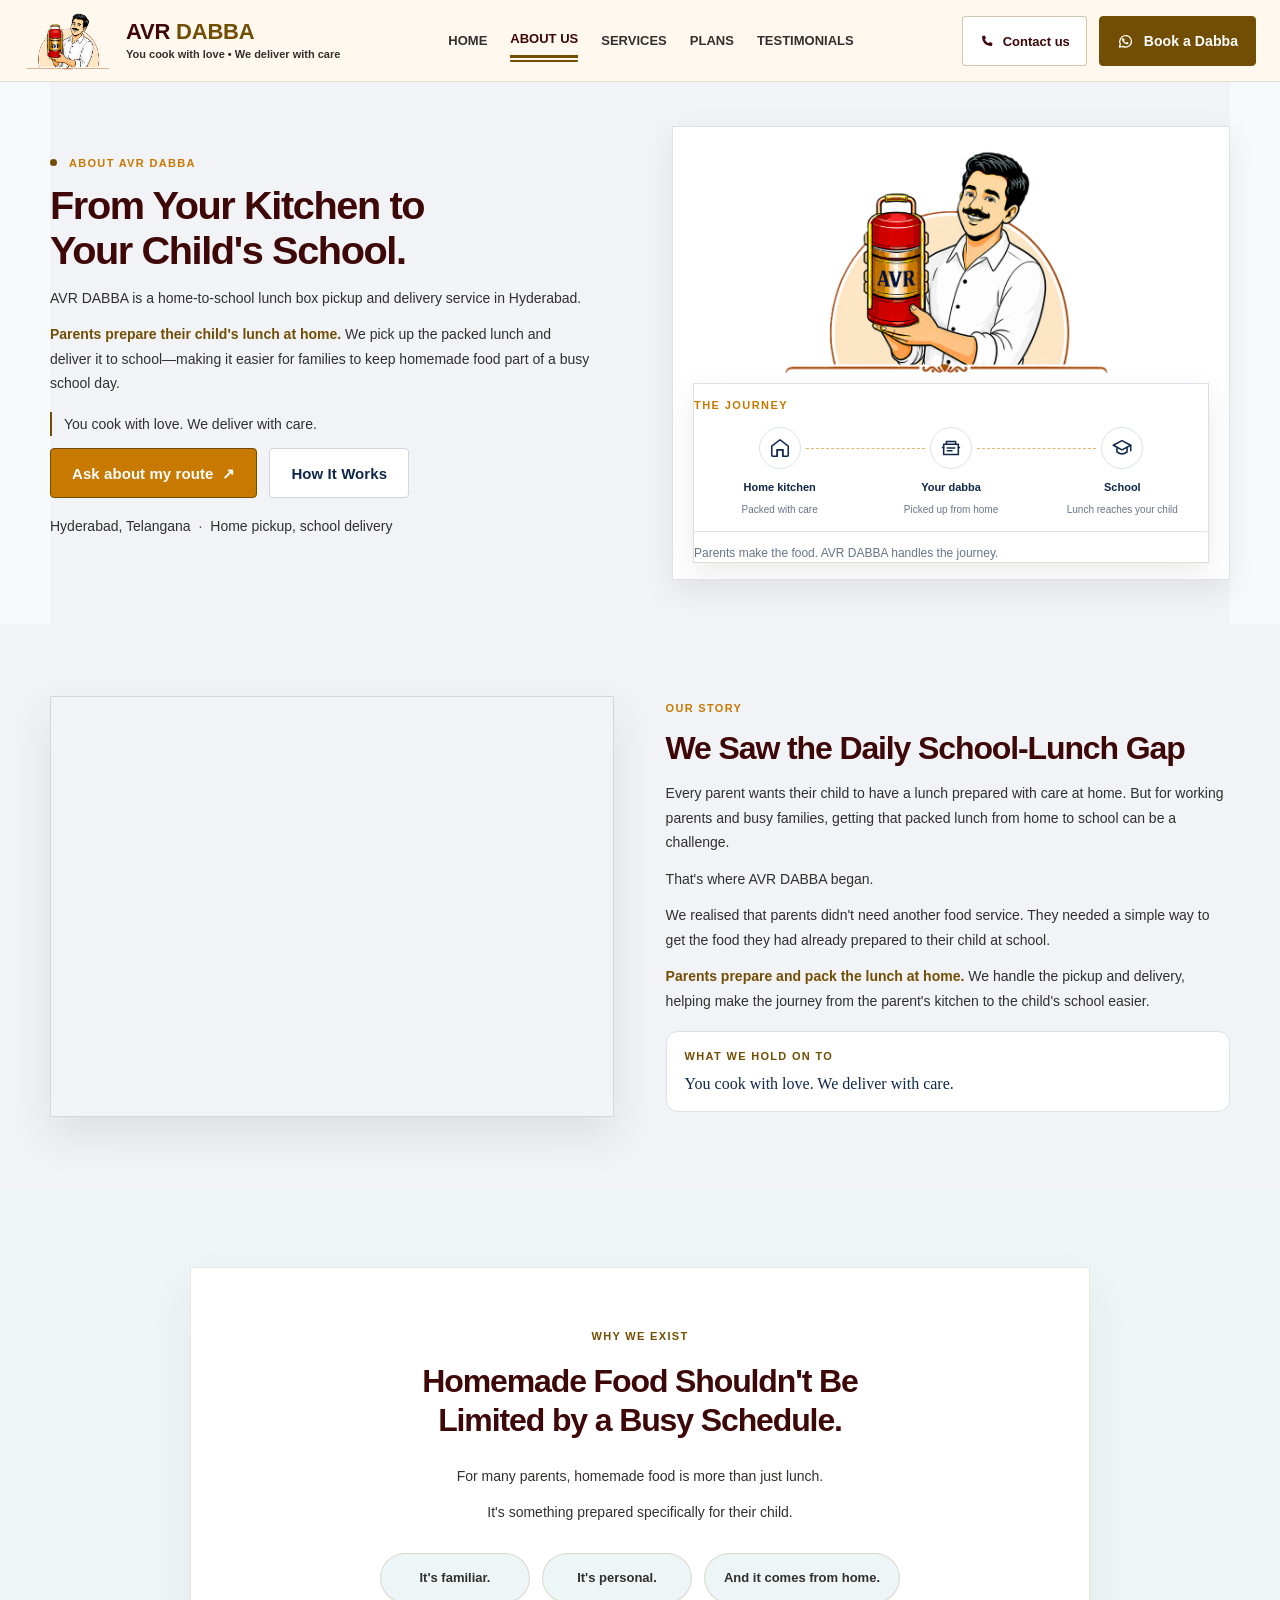
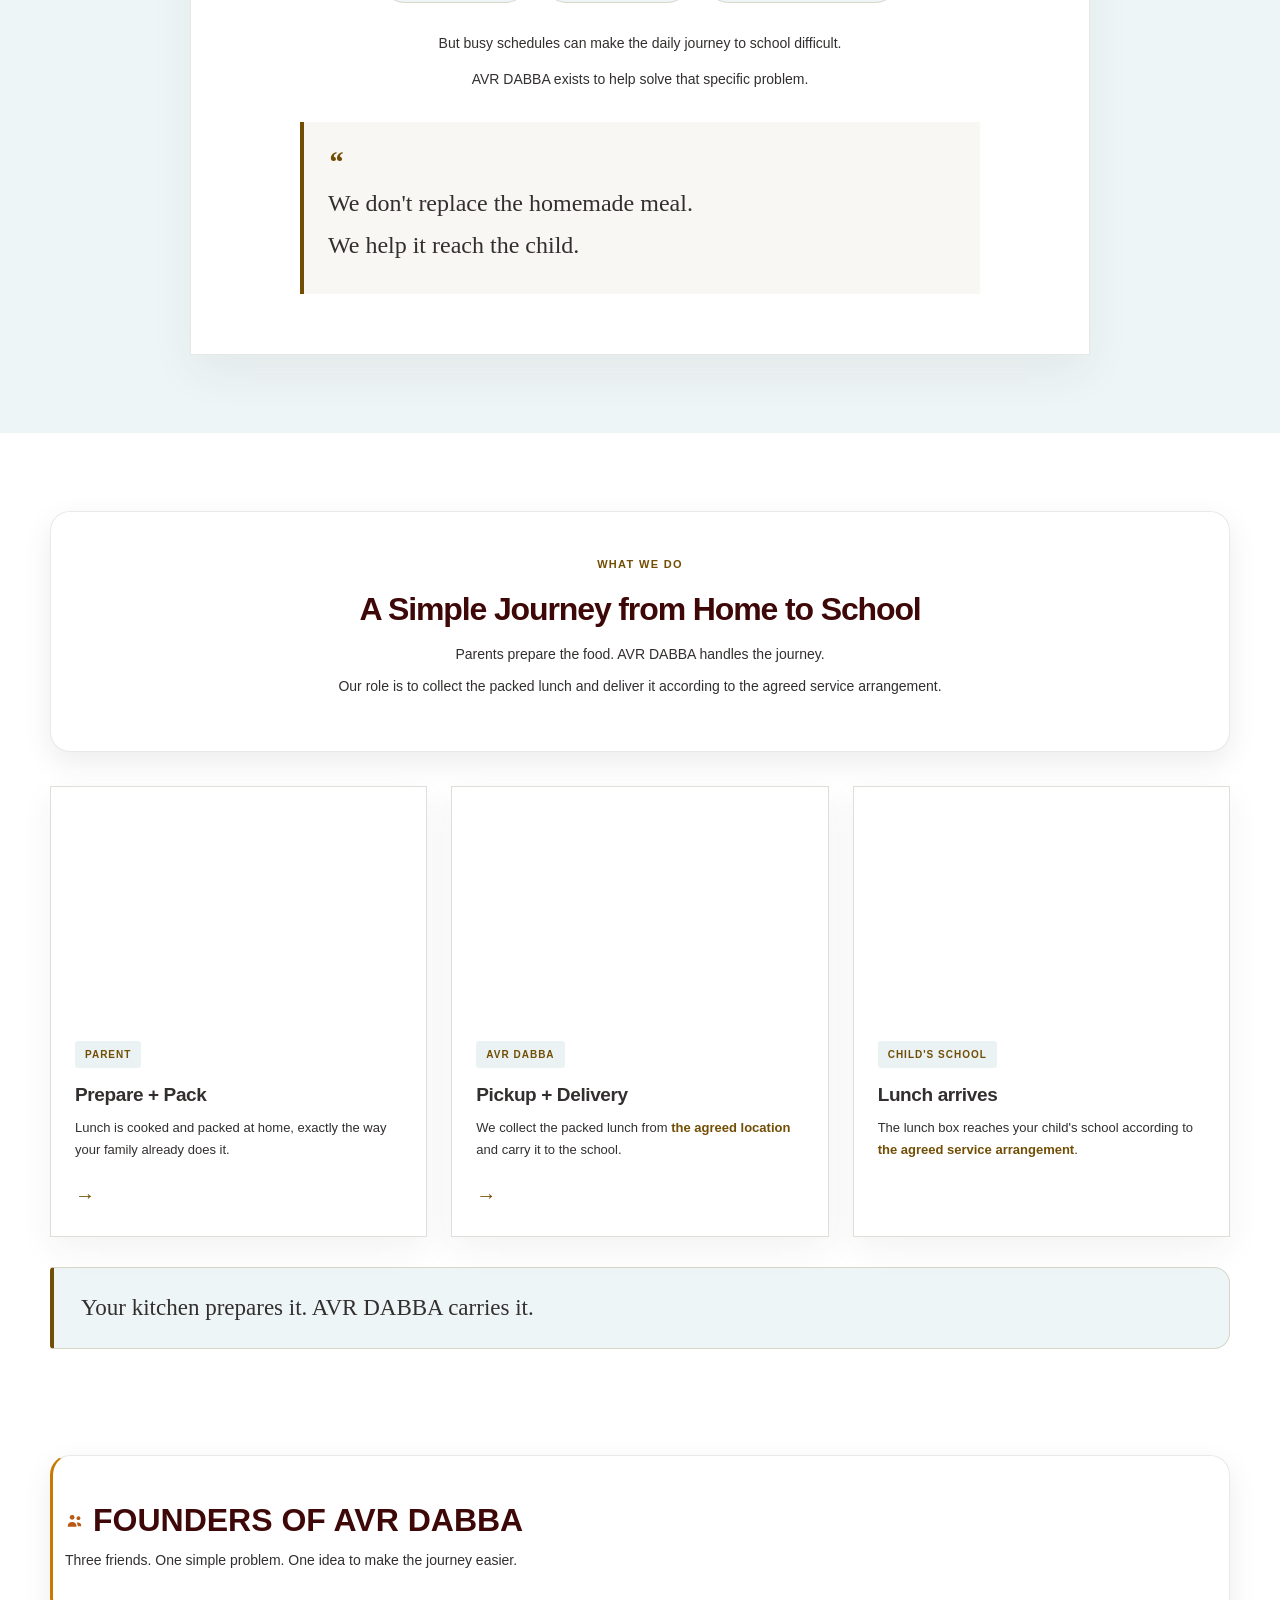
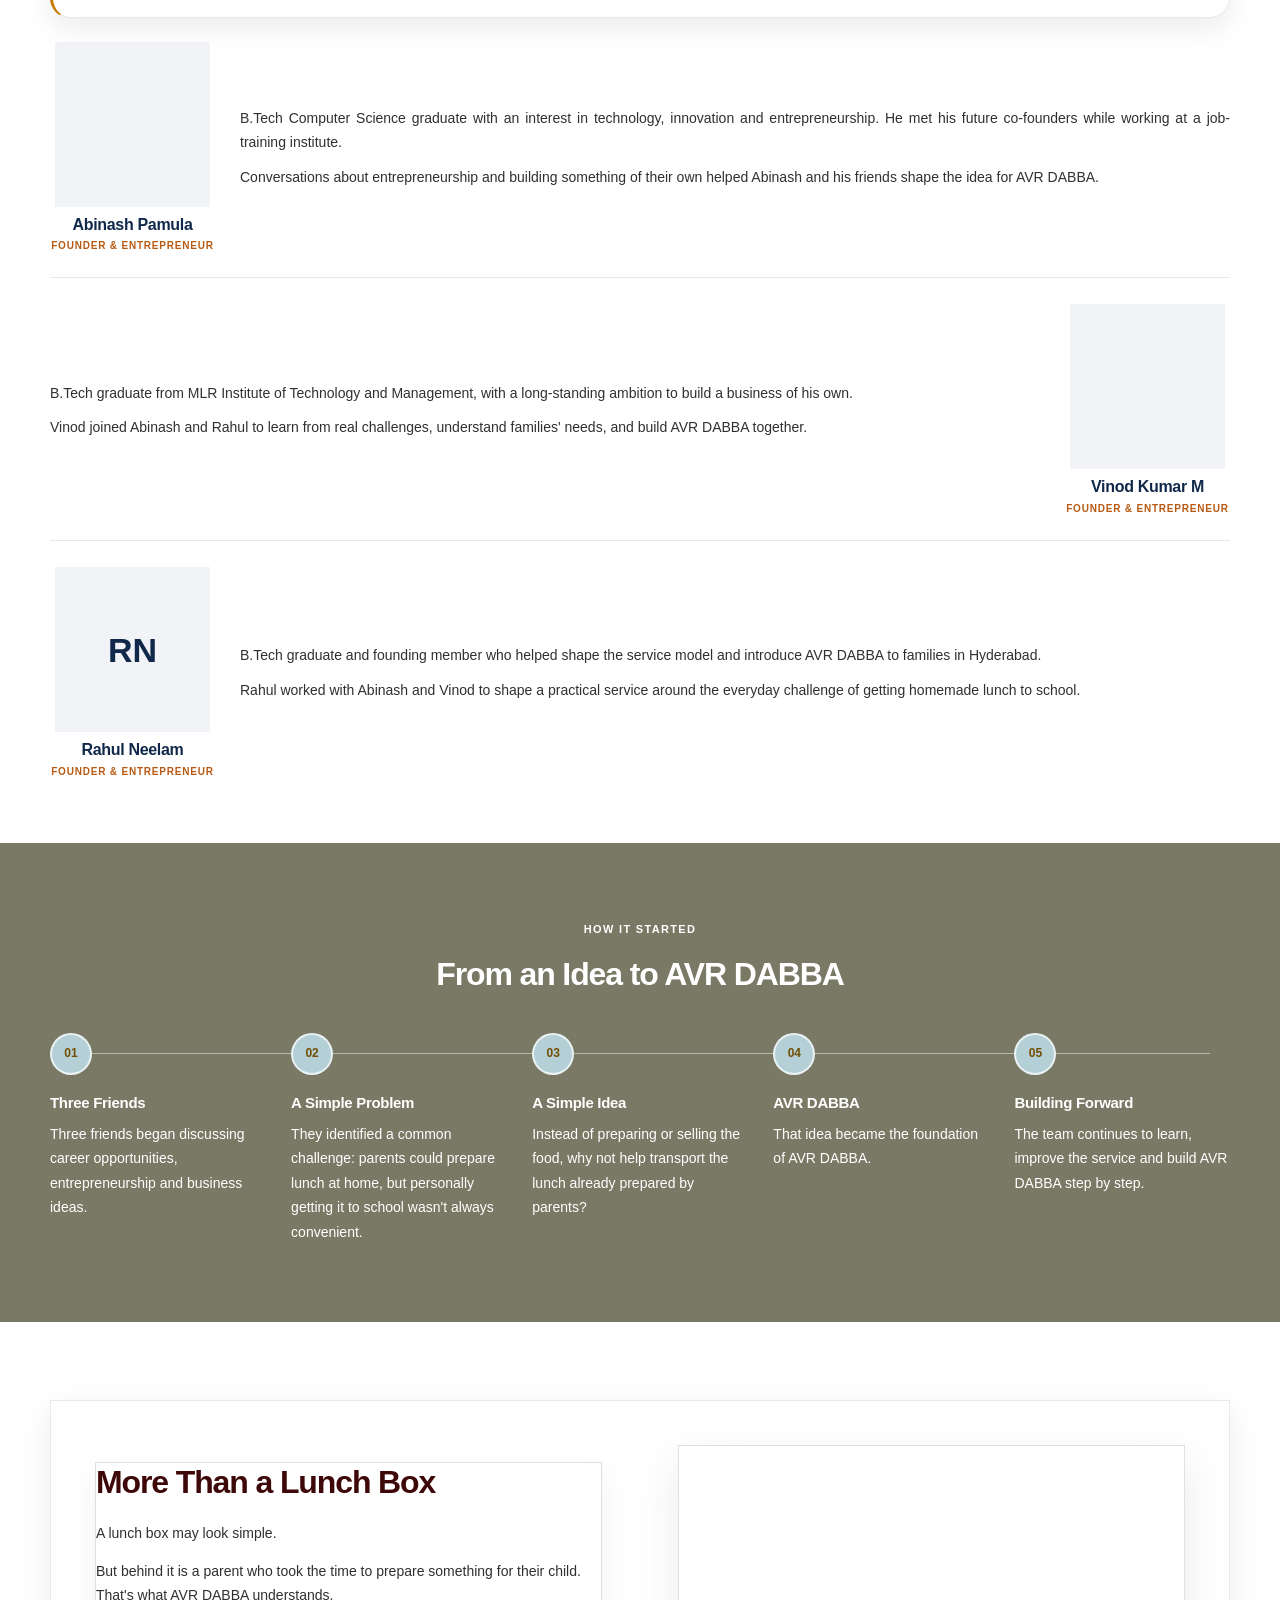
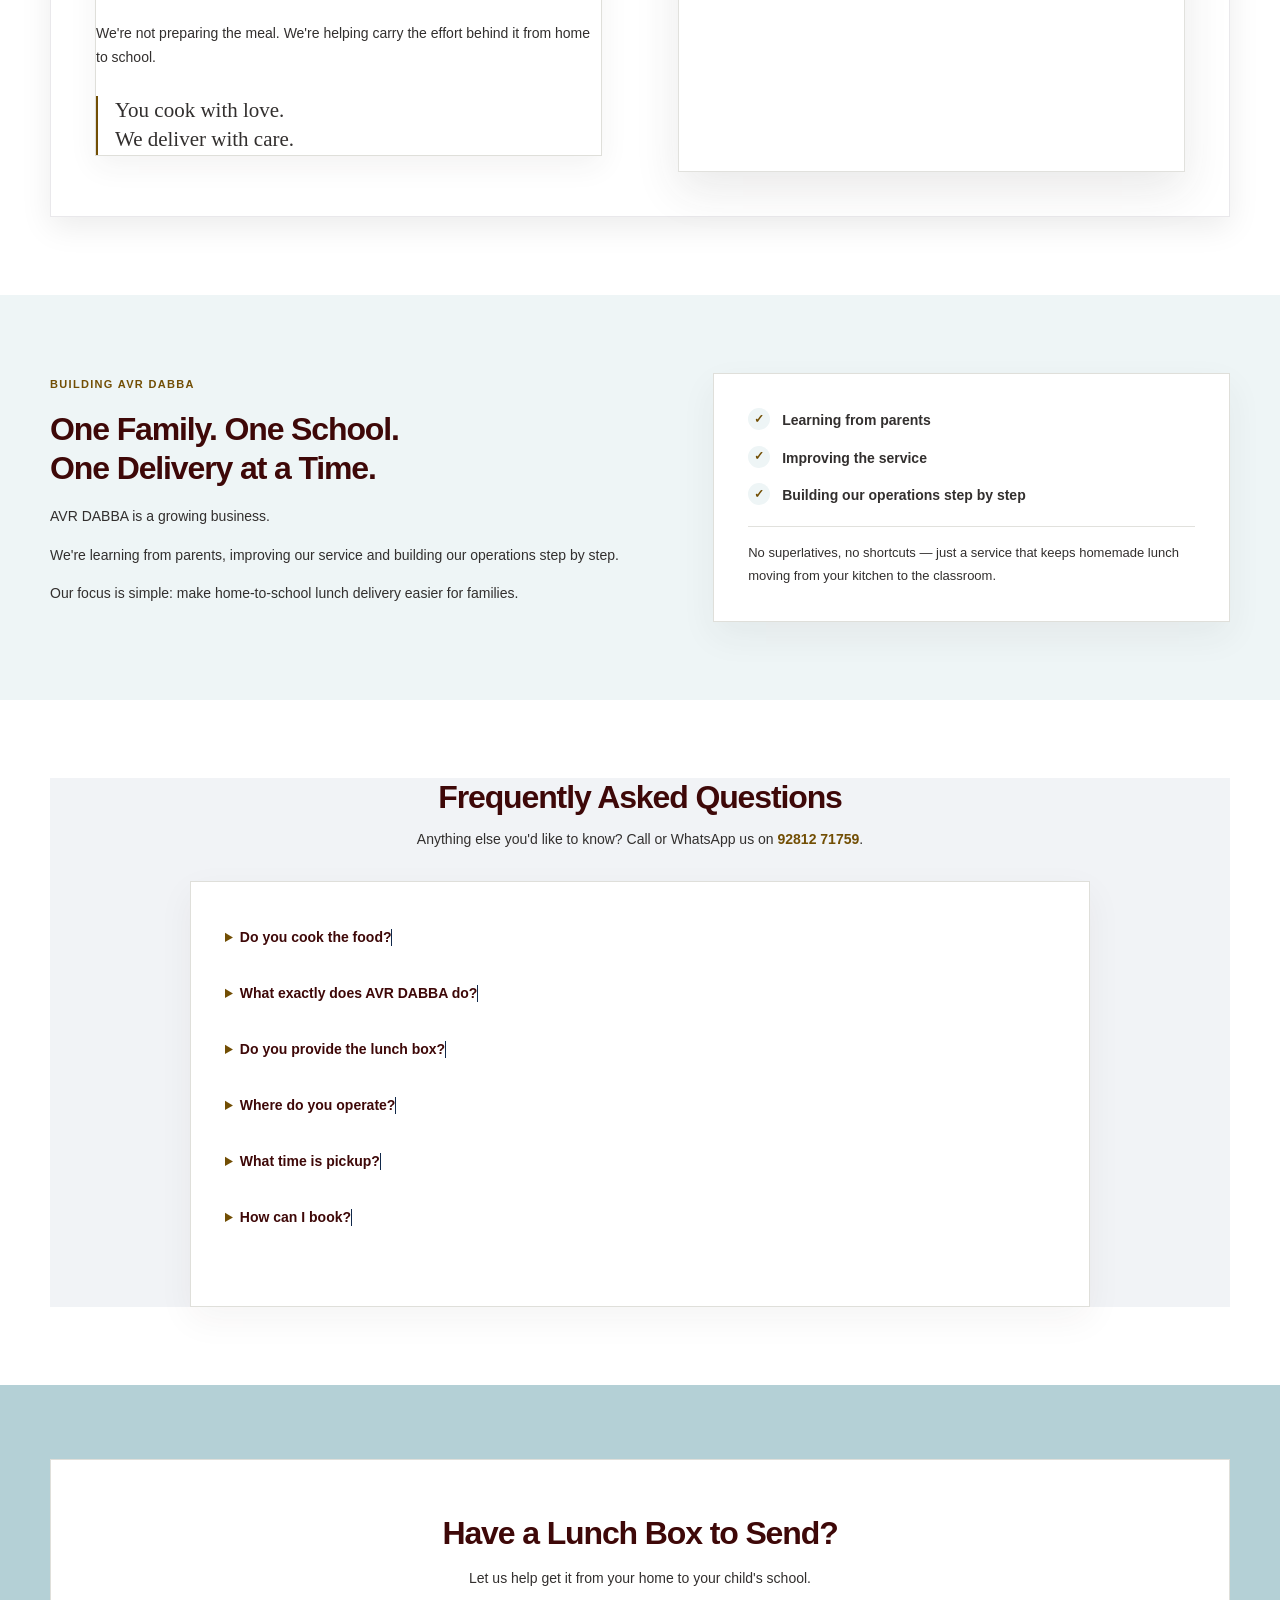
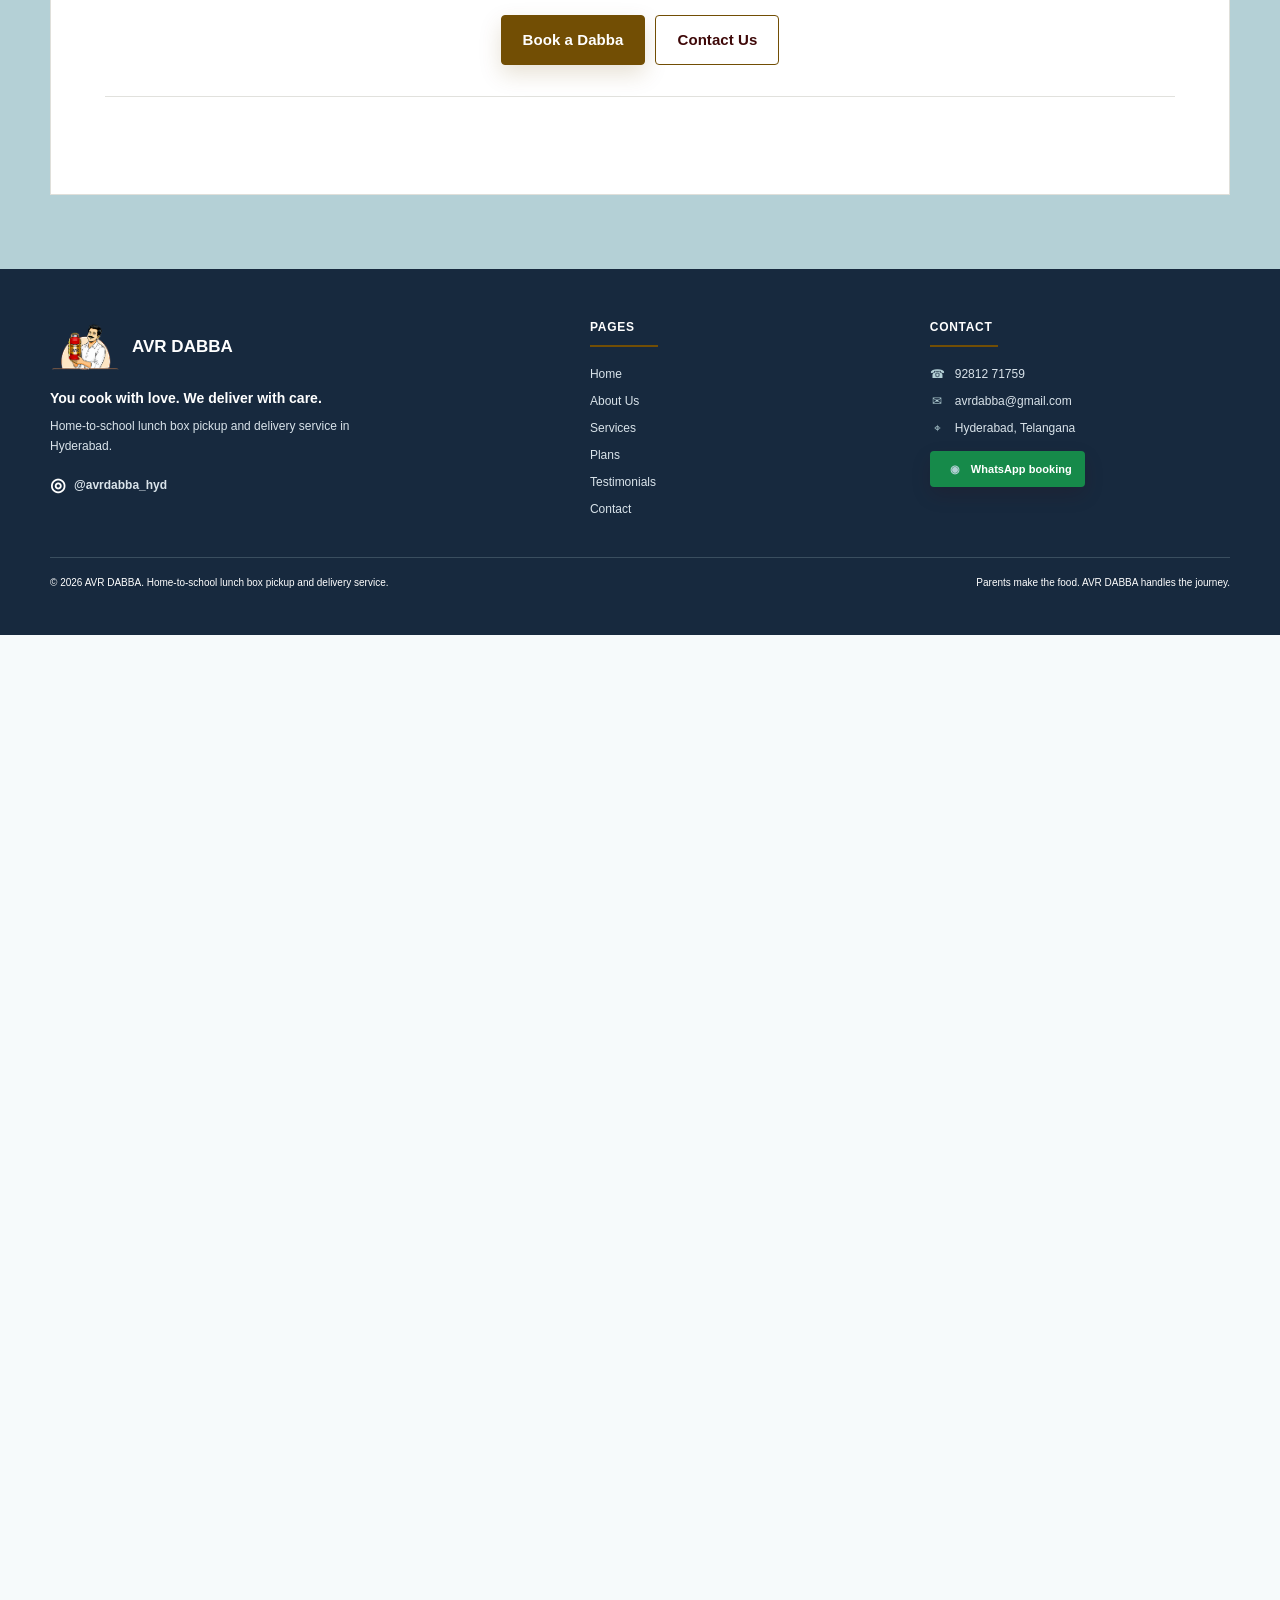
<file: about us/aboutus.html>
<!doctype html>
<html lang="en">
  <head>
    <meta charset="UTF-8" />
    <meta name="viewport" content="width=device-width, initial-scale=1.0" />
    <meta http-equiv="refresh" content="0; url=../about-us/aboutus.html" />
    <link rel="canonical" href="../about-us/aboutus.html" />
    <title>About AVR DABBA</title>
  </head>
  <body>
    <p>This page has moved. Visit <a href="../about-us/aboutus.html">About AVR DABBA</a>.</p>
  </body>
</html>
</file>
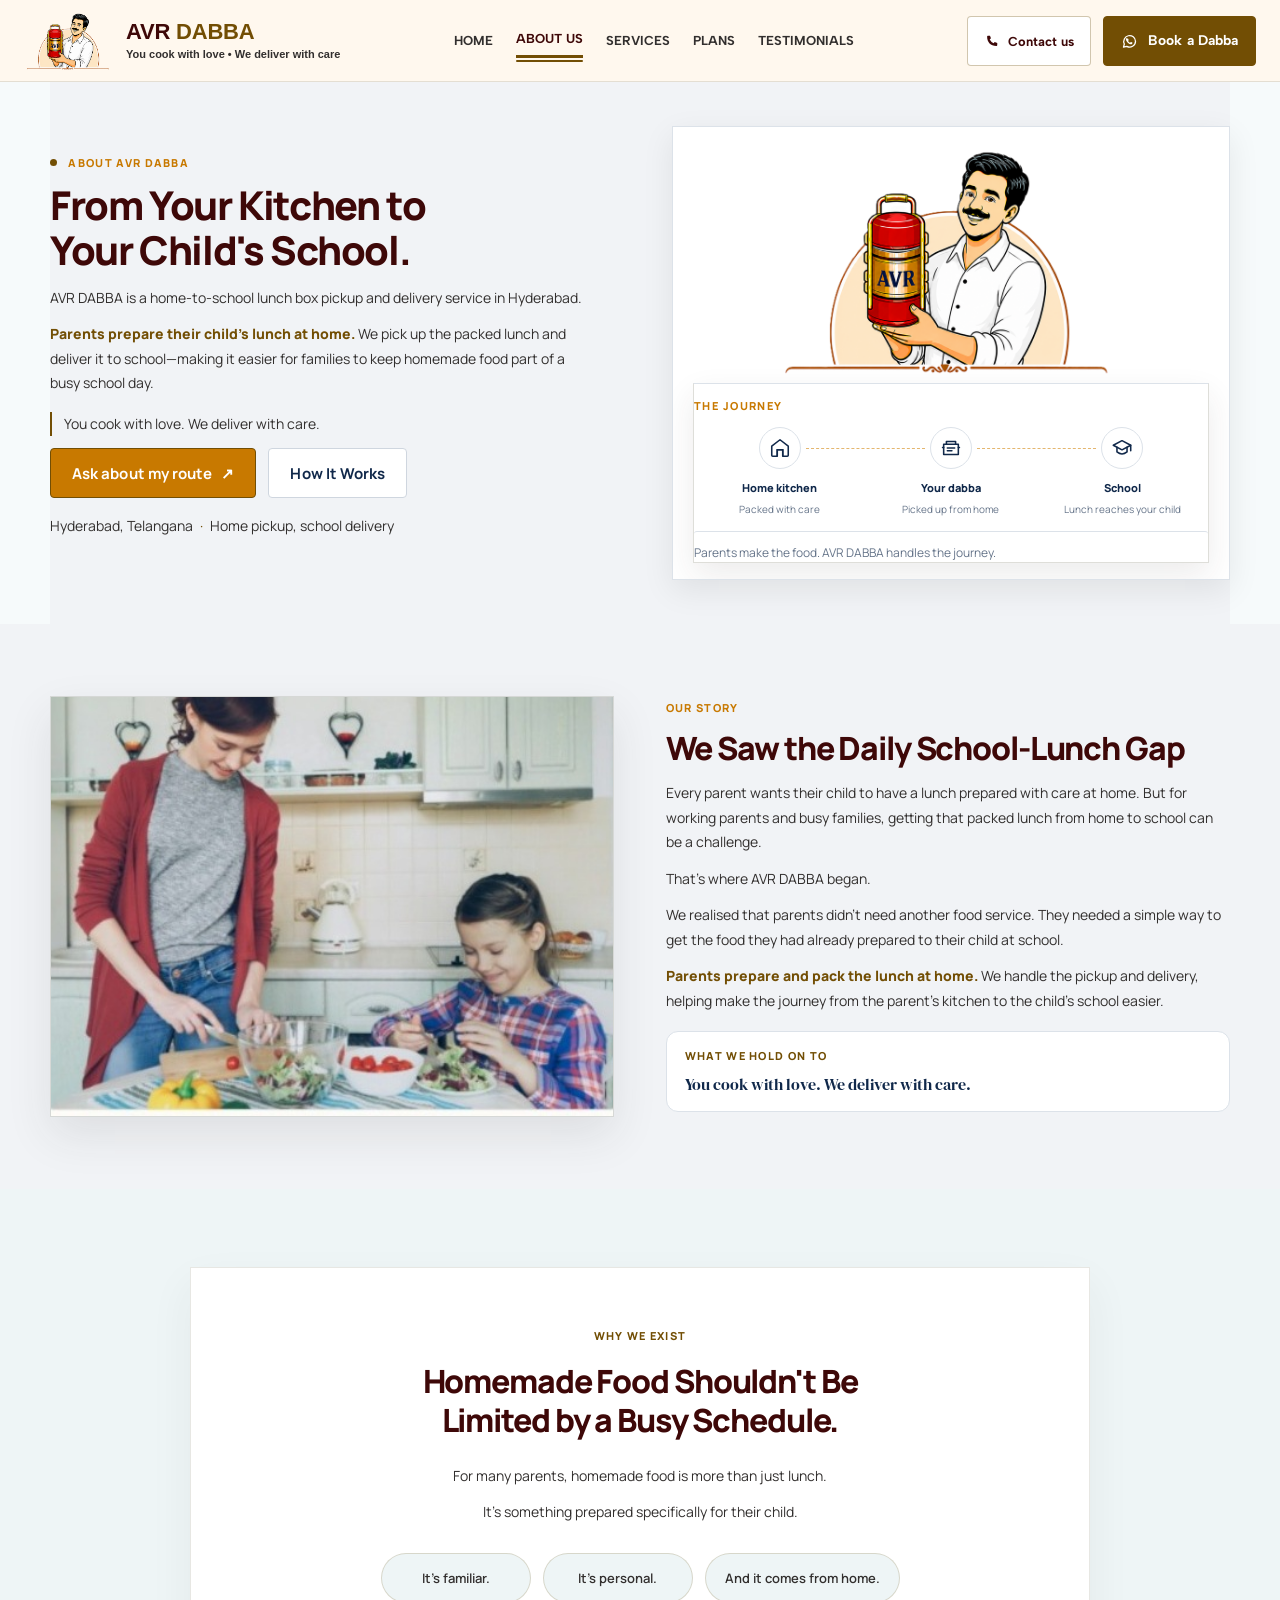
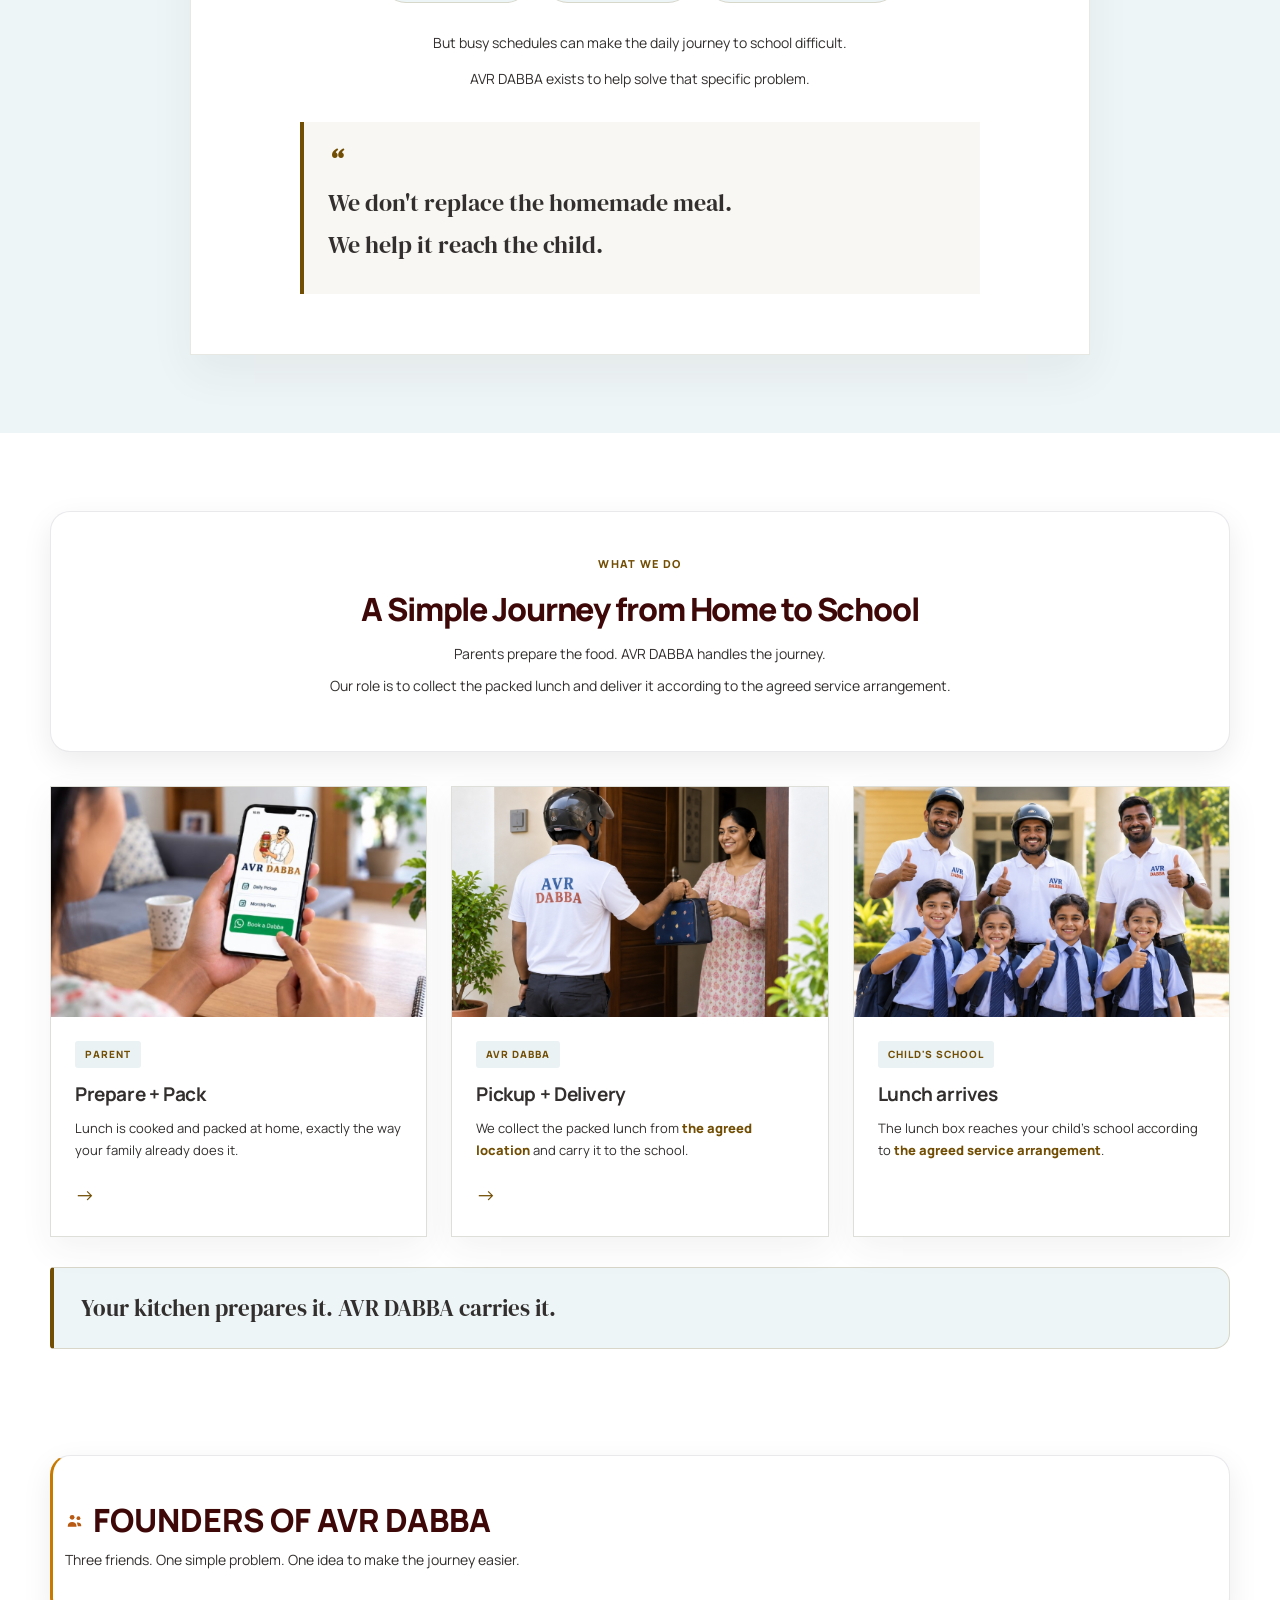
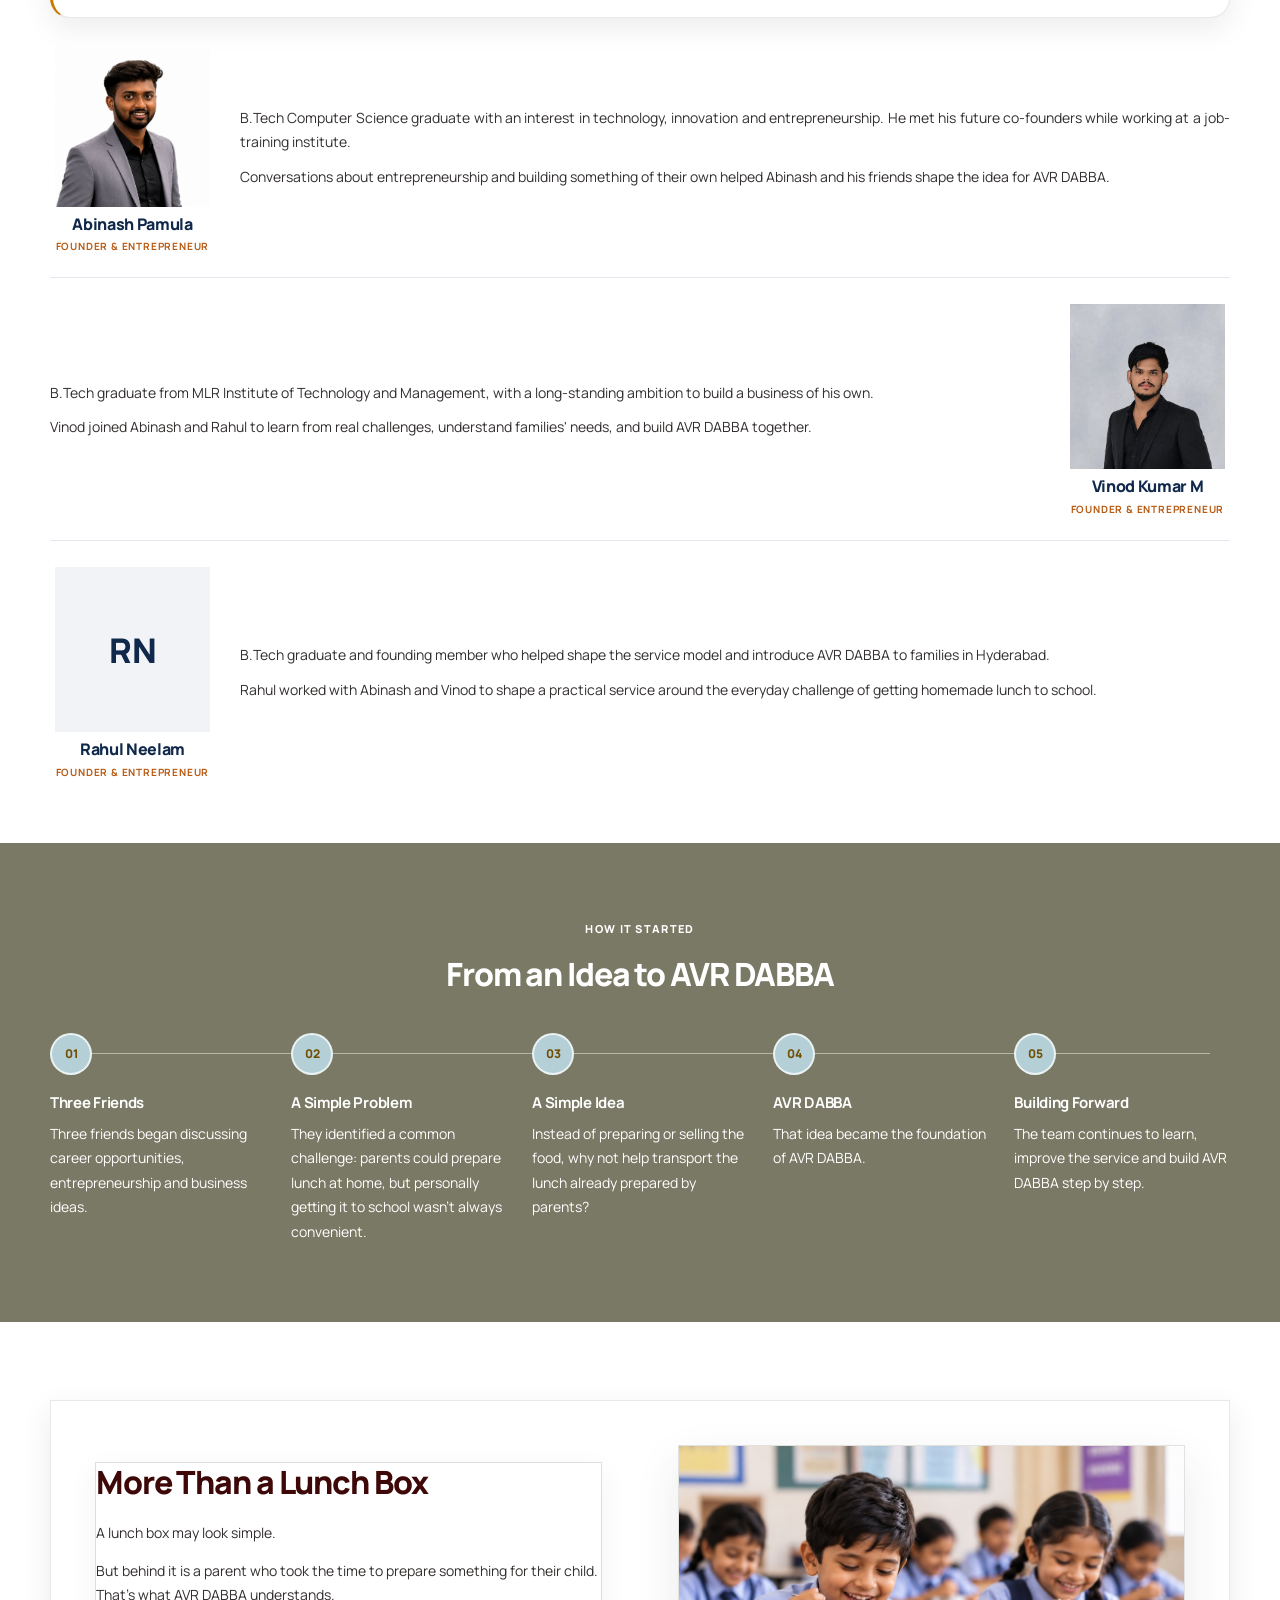
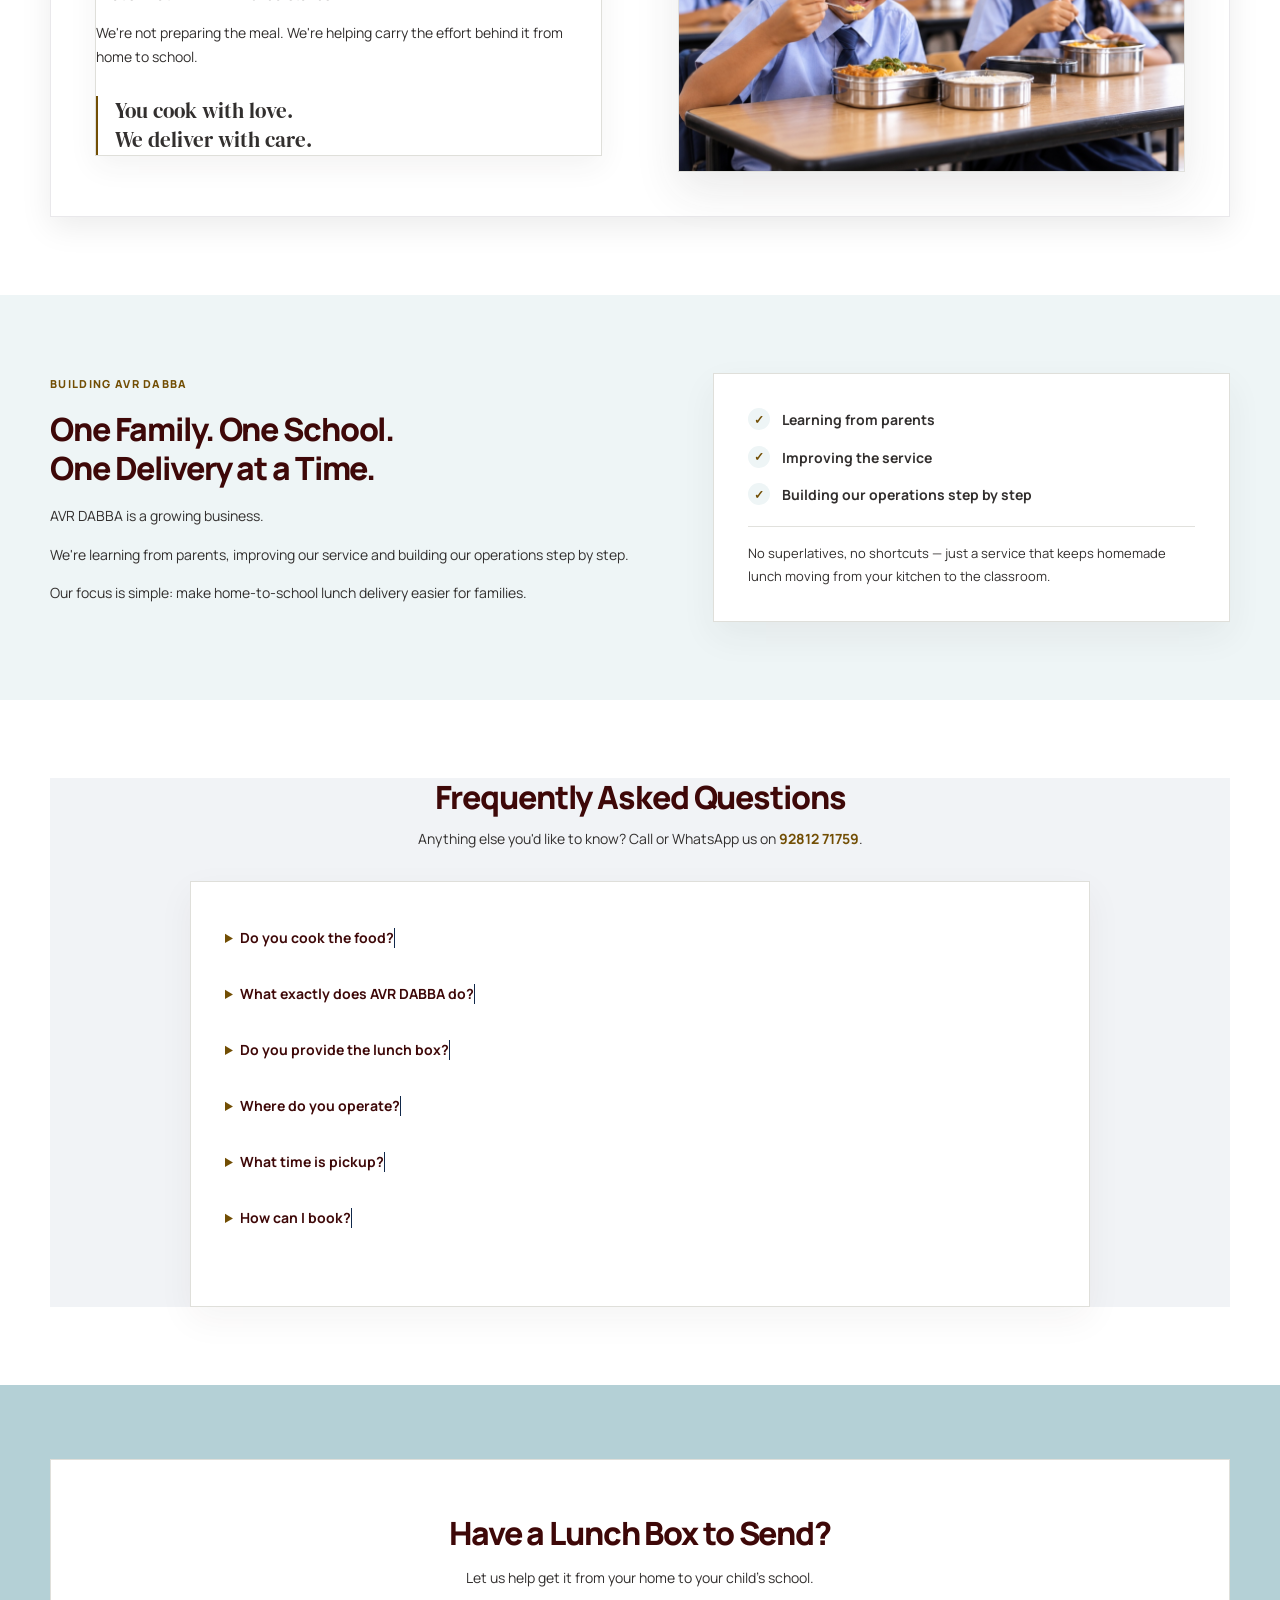
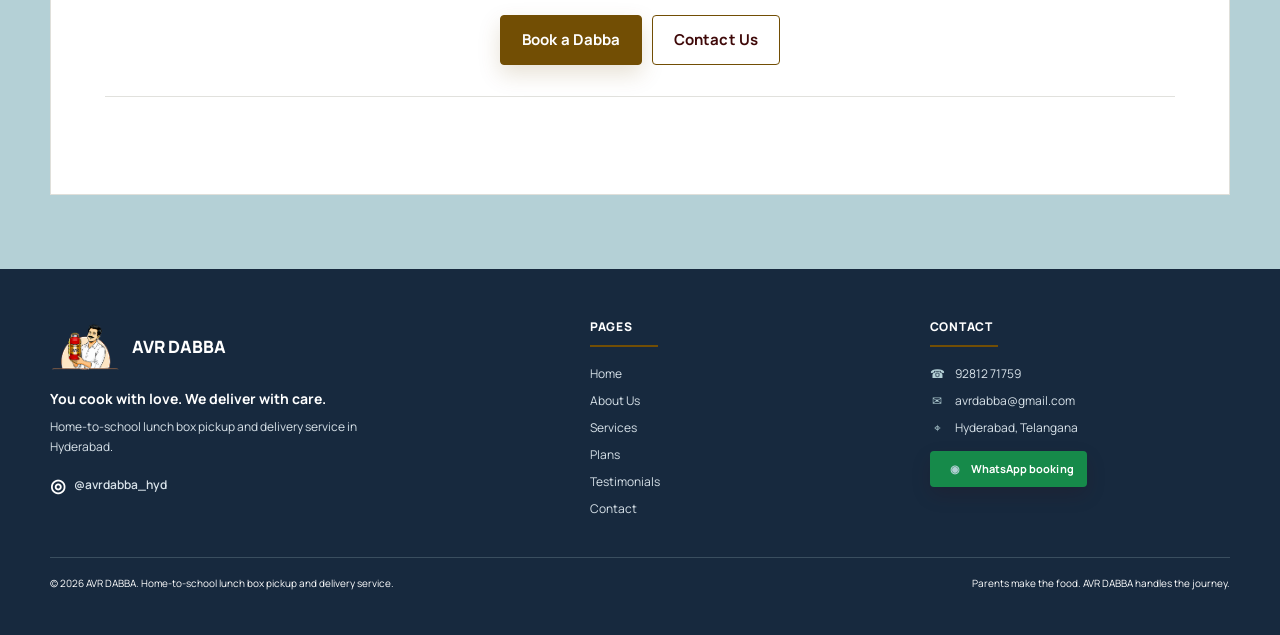
<file: about-us/aboutus.html>
<!doctype html>
<html lang="en">
  <head>
    <meta charset="UTF-8" />
    <meta name="viewport" content="width=device-width, initial-scale=1.0" />
    <meta name="description" content="Meet the founders of AVR DABBA and learn how a simple idea became a home-to-school lunch delivery service in Hyderabad." />
    <meta name="theme-color" content="#B4D0D6" />
    <title>About Us | AVR DABBA</title>
    <link rel="stylesheet" href="../styles.css?v=57" />
    <script src="../script.js?v=6" defer></script>
  </head>
  <body class="about-page">
    <header class="site-header shared-site-header">
      <div class="container nav-wrap">
        <a class="brand reference-brand" href="../index.html" aria-label="AVR DABBA home">
          <span class="reference-brand-image"><img src="../images/dabba-hero.png" alt="" /></span>
          <span class="reference-brand-copy">
            <span class="brand-name">AVR <span>DABBA</span></span>
            <span class="brand-tagline">You cook with love • We deliver with care</span>
          </span>
        </a>
        <nav class="main-nav" id="main-nav" aria-label="Main navigation">
          <a href="../index.html">Home</a>
          <a href="aboutus.html" aria-current="page">About us</a>
          <a href="../Services/Services.html">Services</a>
          <a href="../plans/plans.html">Plans</a>
          <a href="../testimonials/testimonials.html">Testimonials</a>
          <a class="mobile-nav-booking" href="../index.html#booking">Check my route <span aria-hidden="true">↗</span></a>
          <button class="theme-toggle" type="button" aria-label="Switch to dark theme" title="Switch to dark theme" aria-pressed="false"><span aria-hidden="true">☾</span></button>
        </nav>
        <div class="reference-header-actions">
          <a class="nav-contact reference-contact-cta" href="tel:9281271759">
            <svg viewBox="0 0 24 24" aria-hidden="true"><path d="M6.6 2.8h3l1.5 4.1-2 1.7a15.7 15.7 0 0 0 6.3 6.3l1.7-2 4.1 1.5v3c0 .9-.7 1.6-1.6 1.6C10.6 19 5 13.4 5 4.4c0-.9.7-1.6 1.6-1.6Z" fill="currentColor"/></svg>
            Contact us
          </a>
          <a class="nav-cta reference-nav-cta" href="https://wa.me/919281271759?text=Hi%20AVR%20DABBA%2C%20I%20would%20like%20to%20book%20a%20dabba." target="_blank" rel="noopener">
            <svg viewBox="0 0 24 24" aria-hidden="true"><path d="M20.5 11.7a8.3 8.3 0 0 1-12.3 7.2L3.5 20l1.2-4.5a8.3 8.3 0 1 1 15.8-3.8Z" fill="none" stroke="currentColor" stroke-width="1.8" stroke-linejoin="round"/><path d="M8.5 8.2c.2-.4.4-.4.7-.4h.5c.2 0 .3.1.4.4l.7 1.6c.1.2 0 .4-.1.6l-.5.6c-.2.2-.2.4 0 .6.5.9 1.3 1.6 2.2 2.1.2.1.4.1.6-.1l.7-.8c.2-.2.4-.2.6-.1l1.5.7c.3.1.4.2.4.4 0 .3-.2 1.2-.7 1.6-.5.5-1.2.7-2 .5-1-.2-2.2-.7-3.5-1.8a13 13 0 0 1-2.5-3.1c-.7-1.2-.8-2.1-.5-2.8.3-.5.8-.9 1.1-1Z" fill="currentColor"/></svg>
            Book a Dabba
          </a>
          <button class="menu-toggle" type="button" aria-expanded="false" aria-controls="main-nav" aria-label="Open menu">
            <span class="menu-toggle-icon" aria-hidden="true"><i></i><i></i><i></i></span>
          </button>
        </div>
      </div>
    </header>

    <main id="top">
      <section class="about-intro-hero" aria-labelledby="about-intro-title">
        <div class="about-intro-copy">
          <p class="eyebrow"><span class="eyebrow-dot"></span> About AVR DABBA</p>
          <h1 id="about-intro-title">From Your Kitchen to Your Child's School.</h1>
          <p class="about-intro-lead">AVR DABBA is a home-to-school lunch box pickup and delivery service in Hyderabad.</p>
          <p><strong class="business-model-point">Parents prepare their child's lunch at home.</strong> We pick up the packed lunch and deliver it to school—making it easier for families to keep homemade food part of a busy school day.</p>
          <p class="about-intro-promise">You cook with love. We deliver with care.</p>
          <div class="about-intro-actions">
            <a class="button button-primary" href="../index.html#booking">Ask about my route <span aria-hidden="true">↗</span></a>
            <a class="button button-secondary" href="../Services/Services.html">How It Works</a>
          </div>
          <p class="about-intro-location">Hyderabad, Telangana <span aria-hidden="true">·</span> Home pickup, school delivery</p>
        </div>
        <div class="about-intro-visual">
          <img src="../images/about-founder-illustration.png" alt="An AVR DABBA founder holding a lunch box" fetchpriority="high" />
          <div class="about-route-card" aria-label="How a lunch travels from home to school">
            <p class="about-route-label">The journey</p>
            <ol class="about-route-steps">
              <li>
                <span class="about-route-icon" aria-hidden="true"><svg viewBox="0 0 24 24" fill="none"><path d="m3 10 9-7 9 7v10a1 1 0 0 1-1 1h-5v-7H9v7H4a1 1 0 0 1-1-1V10Z" stroke="currentColor" stroke-width="1.7" stroke-linejoin="round"/><path d="M9 21v-7h6v7" stroke="currentColor" stroke-width="1.7"/></svg></span>
                <span class="about-route-name">Home kitchen</span>
                <span class="about-route-detail">Packed with care</span>
              </li>
              <li>
                <span class="about-route-icon" aria-hidden="true"><svg viewBox="0 0 24 24" fill="none"><path d="M4 8h16v11H4zM7 5h10v3H7zM8 12h8M8 15h5" stroke="currentColor" stroke-width="1.7" stroke-linecap="round" stroke-linejoin="round"/><path d="M2.8 11.5H4m16 0h1.2" stroke="currentColor" stroke-width="1.7" stroke-linecap="round"/></svg></span>
                <span class="about-route-name">Your dabba</span>
                <span class="about-route-detail">Picked up from home</span>
              </li>
              <li>
                <span class="about-route-icon" aria-hidden="true"><svg viewBox="0 0 24 24" fill="none"><path d="m2.5 9 9.5-5 9.5 5-9.5 5-9.5-5Z" stroke="currentColor" stroke-width="1.7" stroke-linejoin="round"/><path d="M6.5 11.2v5.1c3.3 2.6 7.7 2.6 11 0v-5.1M21.5 9v6" stroke="currentColor" stroke-width="1.7" stroke-linecap="round" stroke-linejoin="round"/></svg></span>
                <span class="about-route-name">School</span>
                <span class="about-route-detail">Lunch reaches your child</span>
              </li>
            </ol>
            <p class="about-route-caption">Parents make the food. AVR DABBA handles the journey.</p>
          </div>
        </div>
      </section>

      <section class="section about-lunch-section">
        <div class="container about-lunch-grid">
          <img class="about-lunch-photo" src="../images/about-story-family.jpg" alt="A mother and daughter preparing food together in their kitchen" loading="lazy" />
          <div class="about-lunch-copy">
            <p class="eyebrow">Our story</p>
            <h2>We Saw the Daily School-Lunch Gap</h2>
            <p>Every parent wants their child to have a lunch prepared with care at home. But for working parents and busy families, getting that packed lunch from home to school can be a challenge.</p>
            <p class="about-lunch-story-lead">That's where AVR DABBA began.</p>
            <p>We realised that parents didn't need another food service. They needed a simple way to get the food they had already prepared to their child at school.</p>
            <p><strong class="business-model-point">Parents prepare and pack the lunch at home.</strong> We handle the pickup and delivery, helping make the journey from the parent's kitchen to the child's school easier.</p>
            <div class="about-lunch-promise">
              <span>What we hold on to</span>
              <p>You cook with love. We deliver with care.</p>
            </div>
          </div>
        </div>
      </section>

      <section class="section about-why-section" aria-labelledby="about-why-title">
        <div class="container">
          <div class="about-why-content">
            <p class="eyebrow">Why we exist</p>
            <h2 id="about-why-title">Homemade Food Shouldn't Be Limited by a Busy Schedule.</h2>
            <p>For many parents, homemade food is more than just lunch.</p>
            <p>It's something prepared specifically for their child.</p>
            <div class="about-why-values" aria-label="Why homemade food matters">
              <span>It's familiar.</span>
              <span>It's personal.</span>
              <span>And it comes from home.</span>
            </div>
            <p>But busy schedules can make the daily journey to school difficult.</p>
            <p class="about-why-conclusion">AVR DABBA exists to help solve that specific problem.</p>
            <blockquote class="about-why-quote">
              <span aria-hidden="true">“</span>
              <p>We don't replace the homemade meal.<br />We help it reach the child.</p>
            </blockquote>
          </div>
        </div>
      </section>

      <section class="section about-process-section" aria-labelledby="about-process-title">
        <div class="container">
          <div class="about-process-heading">
            <p class="eyebrow">What we do</p>
            <h2 id="about-process-title">A Simple Journey from Home to School</h2>
            <p>Parents prepare the food. AVR DABBA handles the journey.</p>
            <p>Our role is to collect the packed lunch and deliver it according to the agreed service arrangement.</p>
          </div>
          <div class="about-process-cards">
            <article class="about-process-card">
              <img src="../images/about-family-app.png" alt="Parent preparing a packed lunch pickup using a phone" loading="lazy" />
              <div class="about-process-card-copy">
                <span class="about-process-label">Parent</span>
                <h3>Prepare + Pack</h3>
                <p>Lunch is cooked and packed at home, exactly the way your family already does it.</p>
                <span class="about-process-arrow" aria-hidden="true">→</span>
              </div>
            </article>
            <article class="about-process-card">
              <img src="../images/flow-step2-pickup.jpg" alt="AVR DABBA delivery partner collecting a packed lunch from a parent" loading="lazy" />
              <div class="about-process-card-copy">
                <span class="about-process-label">AVR DABBA</span>
                <h3>Pickup + Delivery</h3>
                <p>We collect the packed lunch from <strong class="business-model-point">the agreed location</strong> and carry it to the school.</p>
                <span class="about-process-arrow" aria-hidden="true">→</span>
              </div>
            </article>
            <article class="about-process-card">
              <img src="../images/flow-step5-team.jpg" alt="AVR DABBA team with school children" loading="lazy" />
              <div class="about-process-card-copy">
                <span class="about-process-label">Child's school</span>
                <h3>Lunch arrives</h3>
                <p>The lunch box reaches your child's school according to <strong class="business-model-point">the agreed service arrangement</strong>.</p>
              </div>
            </article>
          </div>
          <p class="about-process-promise">Your kitchen prepares it. AVR DABBA carries it.</p>
        </div>
      </section>

      <section class="founders-section section" id="founders">
        <div class="container">
          <div class="about-founders-heading">
            <h2>
              <span class="founders-heading-icon" aria-hidden="true">
                <svg viewBox="0 0 24 24" fill="none"><circle cx="9" cy="8" r="3" fill="currentColor"/><circle cx="17" cy="9" r="2.4" fill="currentColor"/><path d="M3.5 19c0-3.1 2.4-5 5.5-5s5.5 1.9 5.5 5v1h-11v-1ZM15 14.5c3.1-.6 5.5 1 5.5 3.8v1h-4.2" fill="currentColor"/></svg>
              </span>
              Founders of AVR DABBA
            </h2>
            <p>Three friends. One simple problem. One idea to make the journey easier.</p>
          </div>
          <div class="founder-profiles">
            <article class="founder-profile">
              <figure class="founder-profile-portrait">
                <img src="../images/abinash.jpg" alt="Abinash Pamula, founder of AVR DABBA" loading="lazy" />
                <figcaption>
                  <h3>Abinash Pamula</h3>
                  <p class="founder-label">Founder &amp; Entrepreneur</p>
                </figcaption>
              </figure>
              <div class="founder-profile-copy">
                <p>B.Tech Computer Science graduate with an interest in technology, innovation and entrepreneurship. He met his future co-founders while working at a job-training institute.</p>
                <p>Conversations about entrepreneurship and building something of their own helped Abinash and his friends shape the idea for AVR DABBA.</p>
              </div>
            </article>
            <article class="founder-profile founder-profile--image-right">
              <figure class="founder-profile-portrait">
                <img src="../images/vinod.jpg" alt="Vinod Kumar M, founder of AVR DABBA" loading="lazy" />
                <figcaption>
                  <h3>Vinod Kumar M</h3>
                  <p class="founder-label">Founder &amp; Entrepreneur</p>
                </figcaption>
              </figure>
              <div class="founder-profile-copy">
                <p>B.Tech graduate from MLR Institute of Technology and Management, with a long-standing ambition to build a business of his own.</p>
                <p>Vinod joined Abinash and Rahul to learn from real challenges, understand families' needs, and build AVR DABBA together.</p>
              </div>
            </article>
            <article class="founder-profile">
              <figure class="founder-profile-portrait">
                <div class="founder-profile-placeholder" aria-label="Portrait unavailable">RN</div>
                <figcaption>
                  <h3>Rahul Neelam</h3>
                  <p class="founder-label">Founder &amp; Entrepreneur</p>
                </figcaption>
              </figure>
              <div class="founder-profile-copy">
                <p>B.Tech graduate and founding member who helped shape the service model and introduce AVR DABBA to families in Hyderabad.</p>
                <p>Rahul worked with Abinash and Vinod to shape a practical service around the everyday challenge of getting homemade lunch to school.</p>
              </div>
            </article>
          </div>
        </div>
      </section>

      <section class="section about-timeline-section" id="founding-journey" aria-labelledby="about-timeline-title">
        <div class="container">
          <div class="about-timeline-heading">
            <p class="eyebrow">How it started</p>
            <h2 id="about-timeline-title">From an Idea to AVR DABBA</h2>
          </div>
          <ol class="about-timeline">
            <li><span>01</span><h3>Three Friends</h3><p>Three friends began discussing career opportunities, entrepreneurship and business ideas.</p></li>
            <li><span>02</span><h3>A Simple Problem</h3><p>They identified a common challenge: parents could prepare lunch at home, but personally getting it to school wasn't always convenient.</p></li>
            <li><span>03</span><h3>A Simple Idea</h3><p>Instead of preparing or selling the food, why not help transport the lunch already prepared by parents?</p></li>
            <li><span>04</span><h3>AVR DABBA</h3><p>That idea became the foundation of AVR DABBA.</p></li>
            <li><span>05</span><h3>Building Forward</h3><p>The team continues to learn, improve the service and build AVR DABBA step by step.</p></li>
          </ol>
        </div>
      </section>

      <section class="section about-more-section">
        <div class="container about-more-grid">
          <div class="about-more-copy">
            <h2>More Than a Lunch Box</h2>
            <p>A lunch box may look simple.</p>
            <p>But behind it is a parent who took the time to prepare something for their child. That's what AVR DABBA understands.</p>
            <p>We're not preparing the meal. We're helping carry the effort behind it from home to school.</p>
            <p class="about-more-promise">You cook with love.<br />We deliver with care.</p>
          </div>
          <img src="../images/flow-step4-kids.jpg" alt="Children sharing a homemade lunch at school" loading="lazy" />
        </div>
      </section>

      <section class="section about-building-section">
        <div class="container about-building-grid">
          <div>
            <p class="eyebrow">Building AVR DABBA</p>
            <h2>One Family. One School. One Delivery at a Time.</h2>
            <p>AVR DABBA is a growing business.</p>
            <p>We're learning from parents, improving our service and building our operations step by step.</p>
            <p class="about-building-focus">Our focus is simple: make home-to-school lunch delivery easier for families.</p>
          </div>
          <div class="about-building-card">
            <ul>
              <li><span aria-hidden="true">✓</span> Learning from parents</li>
              <li><span aria-hidden="true">✓</span> Improving the service</li>
              <li><span aria-hidden="true">✓</span> Building our operations step by step</li>
            </ul>
            <p>No superlatives, no shortcuts — just a service that keeps homemade lunch moving from your kitchen to the classroom.</p>
          </div>
        </div>
      </section>

      <section class="section faq-section about-faq-section">
        <div class="container">
          <div class="about-faq-heading">
            <h2>Frequently Asked Questions</h2>
            <p>Anything else you'd like to know? Call or WhatsApp us on <a href="tel:+919281271759">92812 71759</a>.</p>
          </div>
          <div class="about-faq-list">
            <details>
              <summary>Do you cook the food?<span aria-hidden="true"></span></summary>
              <p>No. <strong class="business-model-point">Parents prepare and pack the homemade meal.</strong> AVR DABBA provides the pickup and delivery service.</p>
            </details>
            <details>
              <summary>What exactly does AVR DABBA do?<span aria-hidden="true"></span></summary>
              <p>We arrange to collect a child's packed lunch from the agreed pickup point and deliver it to the agreed school handover point, <strong class="business-model-point">subject to route and school access</strong>.</p>
            </details>
            <details>
              <summary>Do you provide the lunch box?<span aria-hidden="true"></span></summary>
              <p>Please pack the meal in your child's own lunch box, ready for the agreed pickup.</p>
            </details>
            <details>
              <summary>Where do you operate?<span aria-hidden="true"></span></summary>
              <p>We coordinate service in Hyderabad. <strong class="business-model-point">Routes and school access vary</strong>, so contact us with your area and school to check availability.</p>
            </details>
            <details>
              <summary>What time is pickup?<span aria-hidden="true"></span></summary>
              <p>Pickup is planned around the route. We confirm the available pickup time and school handover arrangements with each family before service begins.</p>
            </details>
            <details>
              <summary>How can I book?<span aria-hidden="true"></span></summary>
              <p>Call or WhatsApp us with your child's school and area. We'll discuss route availability and the next steps with you.</p>
            </details>
          </div>
        </div>
      </section>

      <section class="contact-section" id="contact">
        <div class="container about-contact-wrap">
          <div class="about-contact-card">
            <h2>Have a Lunch Box to Send?</h2>
            <p>Let us help get it from your home to your child's school.</p>
            <div class="about-contact-actions">
              <a class="button button-primary" href="https://wa.me/919281271759?text=Hi%20AVR%20DABBA%2C%20I%27d%20like%20to%20book%20a%20dabba." target="_blank" rel="noreferrer">Book a Dabba</a>
              <a class="button button-secondary" href="tel:+919281271759">Contact Us</a>
            </div>
            <div class="about-contact-details">
              <a href="tel:+919281271759"><span aria-hidden="true">☎</span> 92812 71759</a>
              <a href="mailto:avrdabba@gmail.com"><span aria-hidden="true">✉</span> avrdabba@gmail.com</a>
            </div>
          </div>
        </div>
      </section>
    </main>

    <footer class="site-footer shared-site-footer">
      <div class="container footer-grid">
        <section class="footer-about" aria-label="About AVR DABBA">
          <a class="brand footer-brand" href="../index.html" aria-label="AVR DABBA home">
            <span class="brand-mark footer-mark" aria-hidden="true"><img src="../images/dabba-hero.png" alt="" /></span>
            <span class="brand-copy"><span class="brand-name">AVR DABBA</span><span class="brand-tagline">HYDERABAD</span></span>
          </a>
          <p class="footer-tagline">You cook with love. We deliver with care.</p>
          <p class="footer-description">Home-to-school lunch box pickup and delivery service in Hyderabad.</p>
          <a class="footer-social" href="https://www.instagram.com/avrdabba_hyd/" target="_blank" rel="noreferrer" aria-label="AVR DABBA on Instagram"><span aria-hidden="true">◎</span> @avrdabba_hyd</a>
        </section>
        <nav class="footer-links" aria-label="Footer pages">
          <h2>Pages</h2>
          <a href="../index.html">Home</a>
          <a href="aboutus.html" aria-current="page">About Us</a>
          <a href="../Services/Services.html">Services</a>
          <a href="../plans/plans.html">Plans</a>
          <a href="../testimonials/testimonials.html">Testimonials</a>
          <a href="#footer-contact">Contact</a>
        </nav>
        <section class="footer-contact" id="footer-contact" aria-label="Contact AVR DABBA">
          <h2>Contact</h2>
          <a href="tel:+919281271759"><span aria-hidden="true">☎</span> 92812 71759</a>
          <a href="mailto:avrdabba@gmail.com"><span aria-hidden="true">✉</span> avrdabba@gmail.com</a>
          <p><span aria-hidden="true">⌖</span> Hyderabad, Telangana</p>
          <a class="footer-whatsapp" href="https://wa.me/919281271759" target="_blank" rel="noreferrer"><span aria-hidden="true">◉</span> WhatsApp booking</a>
        </section>
      </div>
      <div class="container footer-bottom"><span>© <span id="year"></span> AVR DABBA. Home-to-school lunch box pickup and delivery service.</span><span>Parents make the food. AVR DABBA handles the journey.</span></div>
    </footer>
    <a class="mobile-whatsapp" href="https://wa.me/919281271759?text=Hi%20AVR%20DABBA%2C%20I%27d%20like%20to%20know%20about%20lunch%20delivery." target="_blank" rel="noreferrer" aria-label="Chat with AVR DABBA on WhatsApp">
      <svg viewBox="0 0 24 24" aria-hidden="true"><path d="M20.5 11.7a8.3 8.3 0 0 1-12.3 7.2L3.5 20l1.2-4.5a8.3 8.3 0 1 1 15.8-3.8Z" fill="none" stroke="currentColor" stroke-width="1.8" stroke-linejoin="round"/><path d="M8.5 8.2c.2-.4.4-.4.7-.4h.5c.2 0 .3.1.4.4l.7 1.6c.1.2 0 .4-.1.6l-.5.6c-.2.2-.2.4 0 .6.5.9 1.3 1.6 2.2 2.1.2.1.4.1.6-.1l.7-.8c.2-.2.4-.2.6-.1l1.5.7c.3.1.4.2.4.4 0 .3-.2 1.2-.7 1.6-.5.5-1.2.7-2 .5-1-.2-2.2-.7-3.5-1.8a13 13 0 0 1-2.5-3.1c-.7-1.2-.8-2.1-.5-2.8.3-.5.8-.9 1.1-1Z" fill="currentColor"/></svg>
      Chat with us
    </a>
  </body>
</html>
</file>
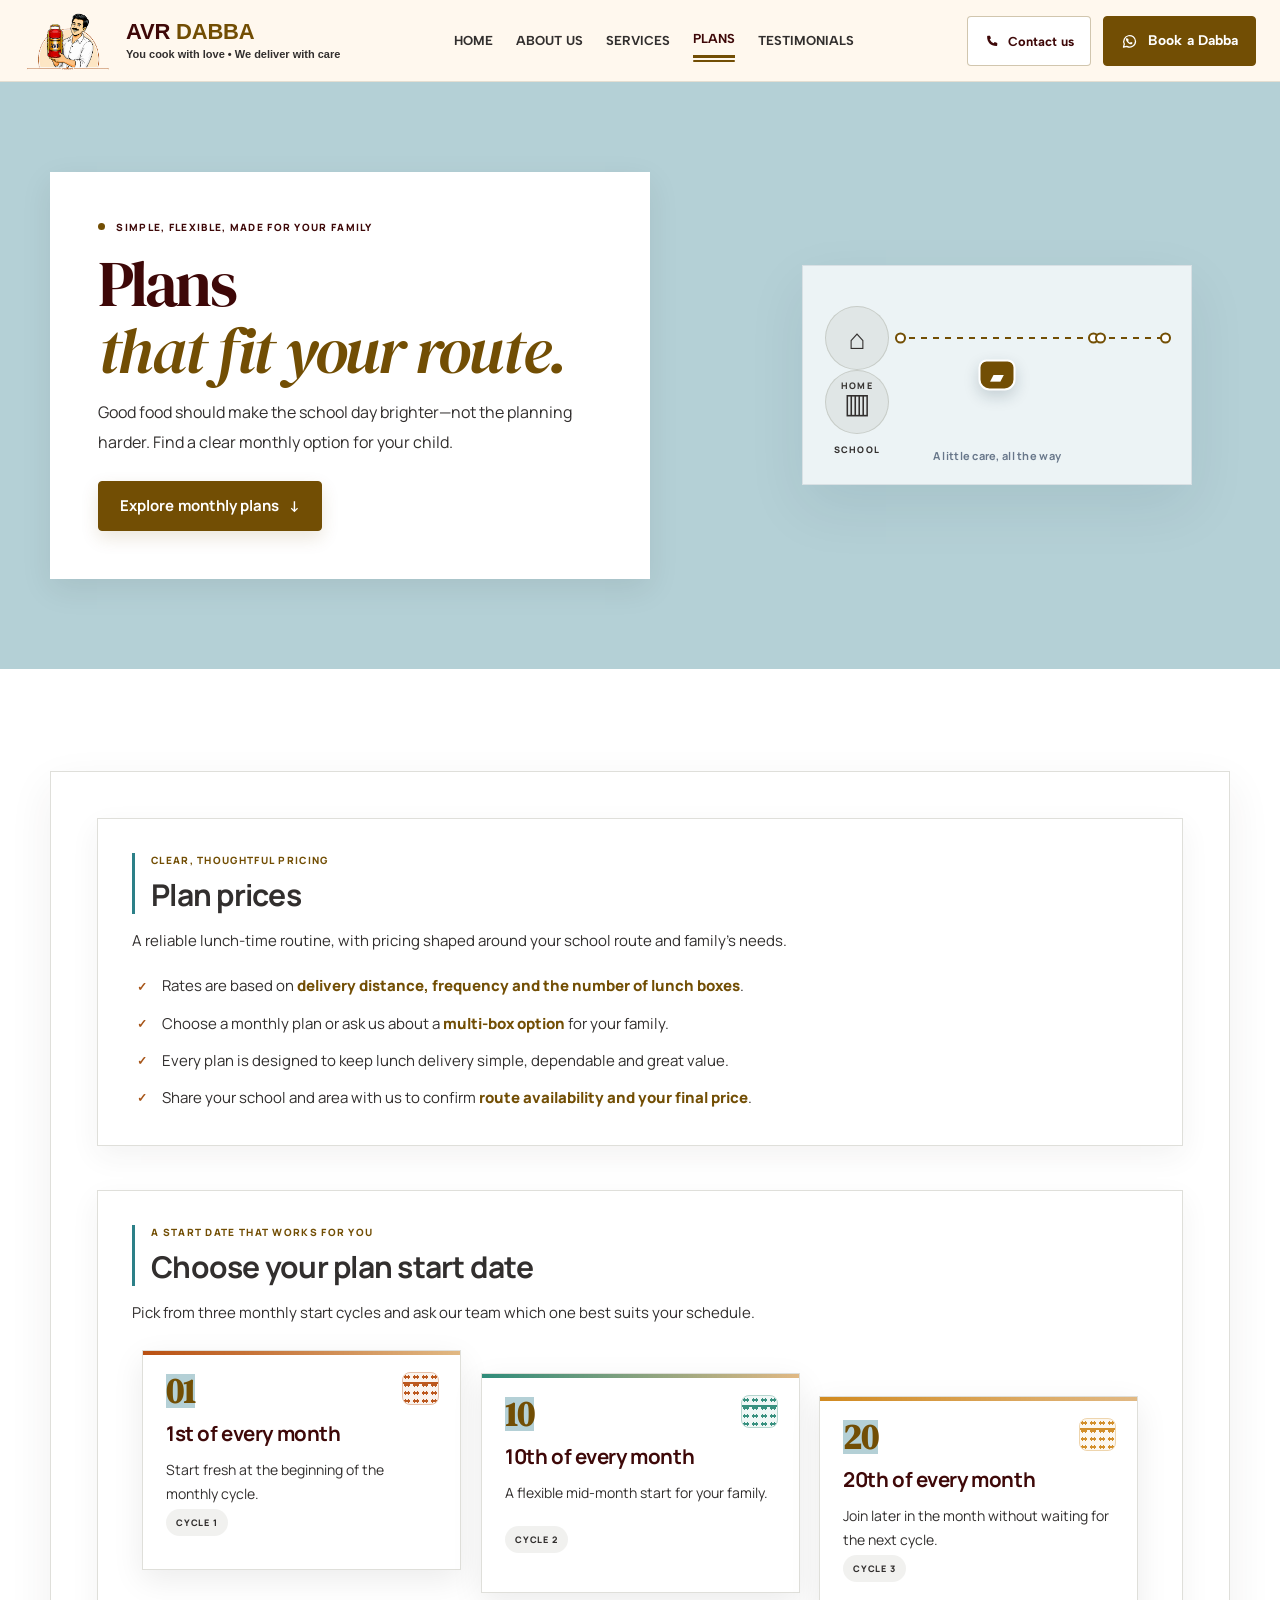
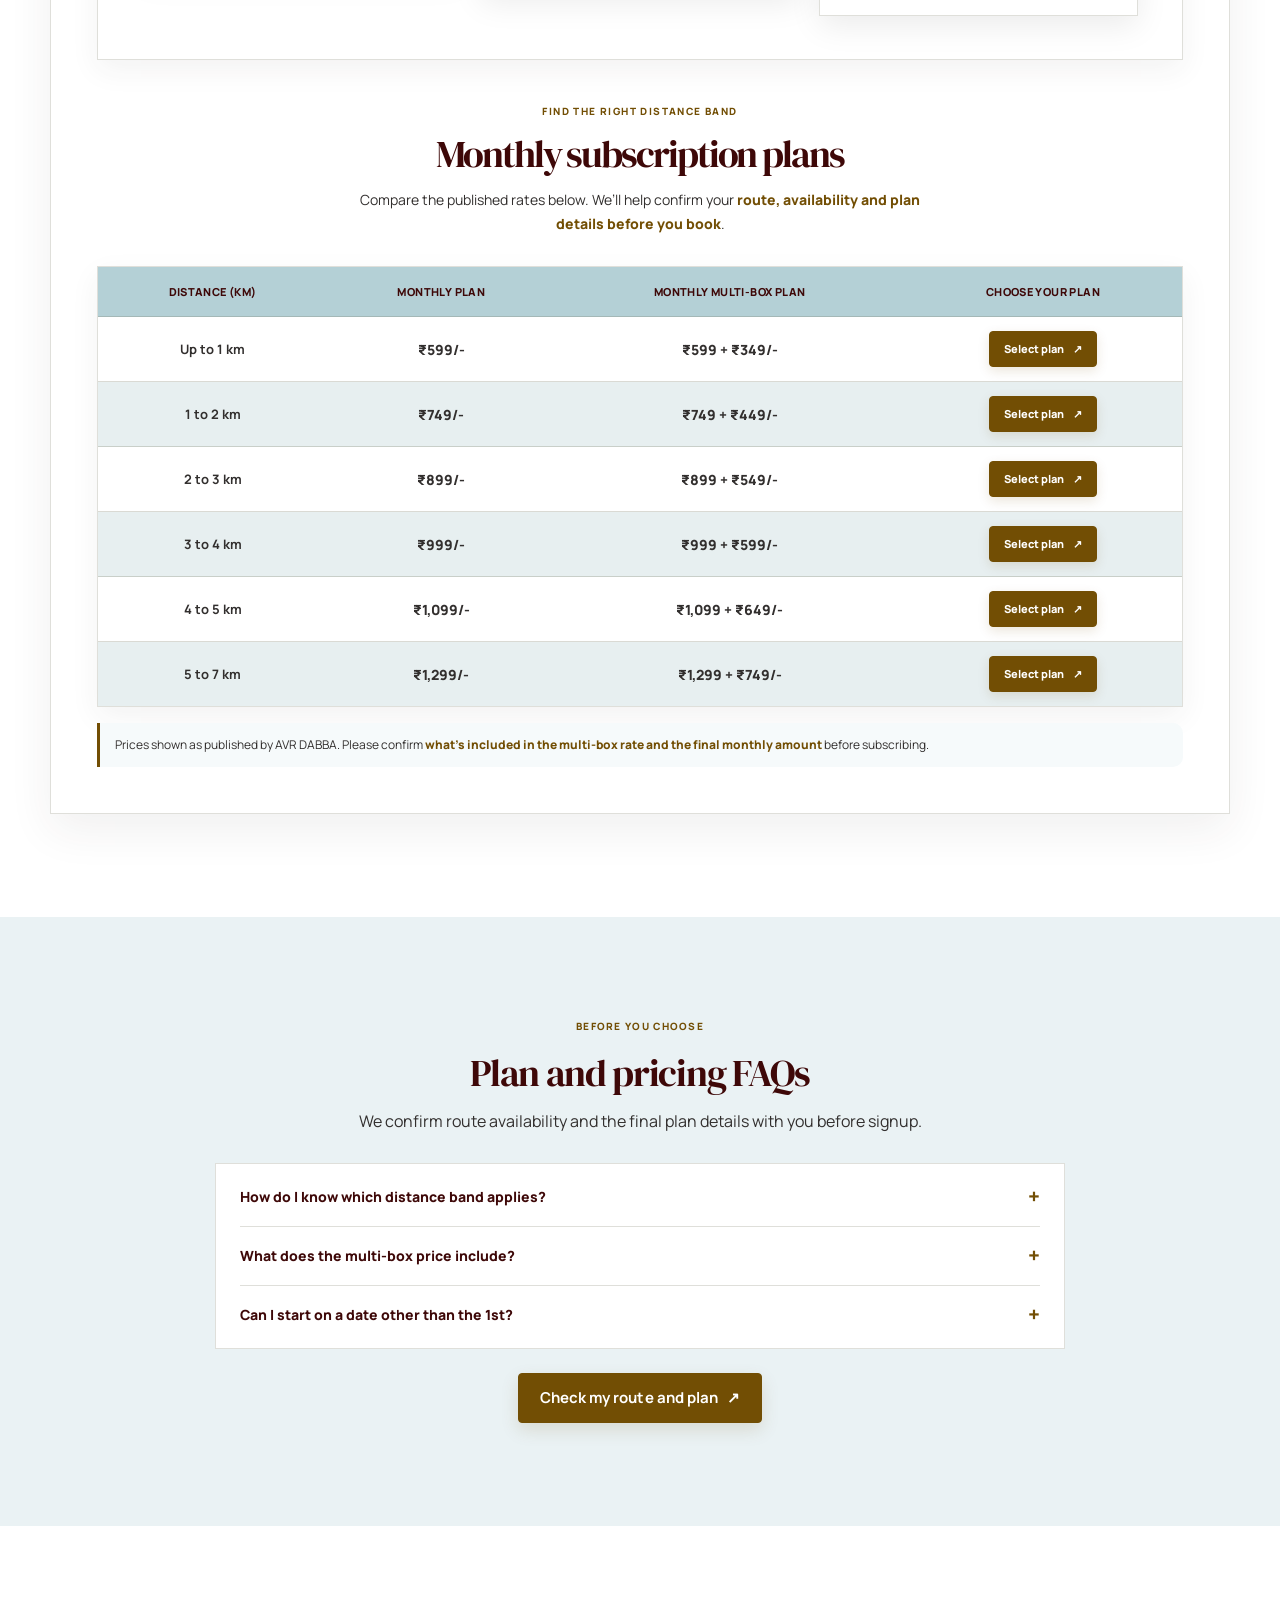
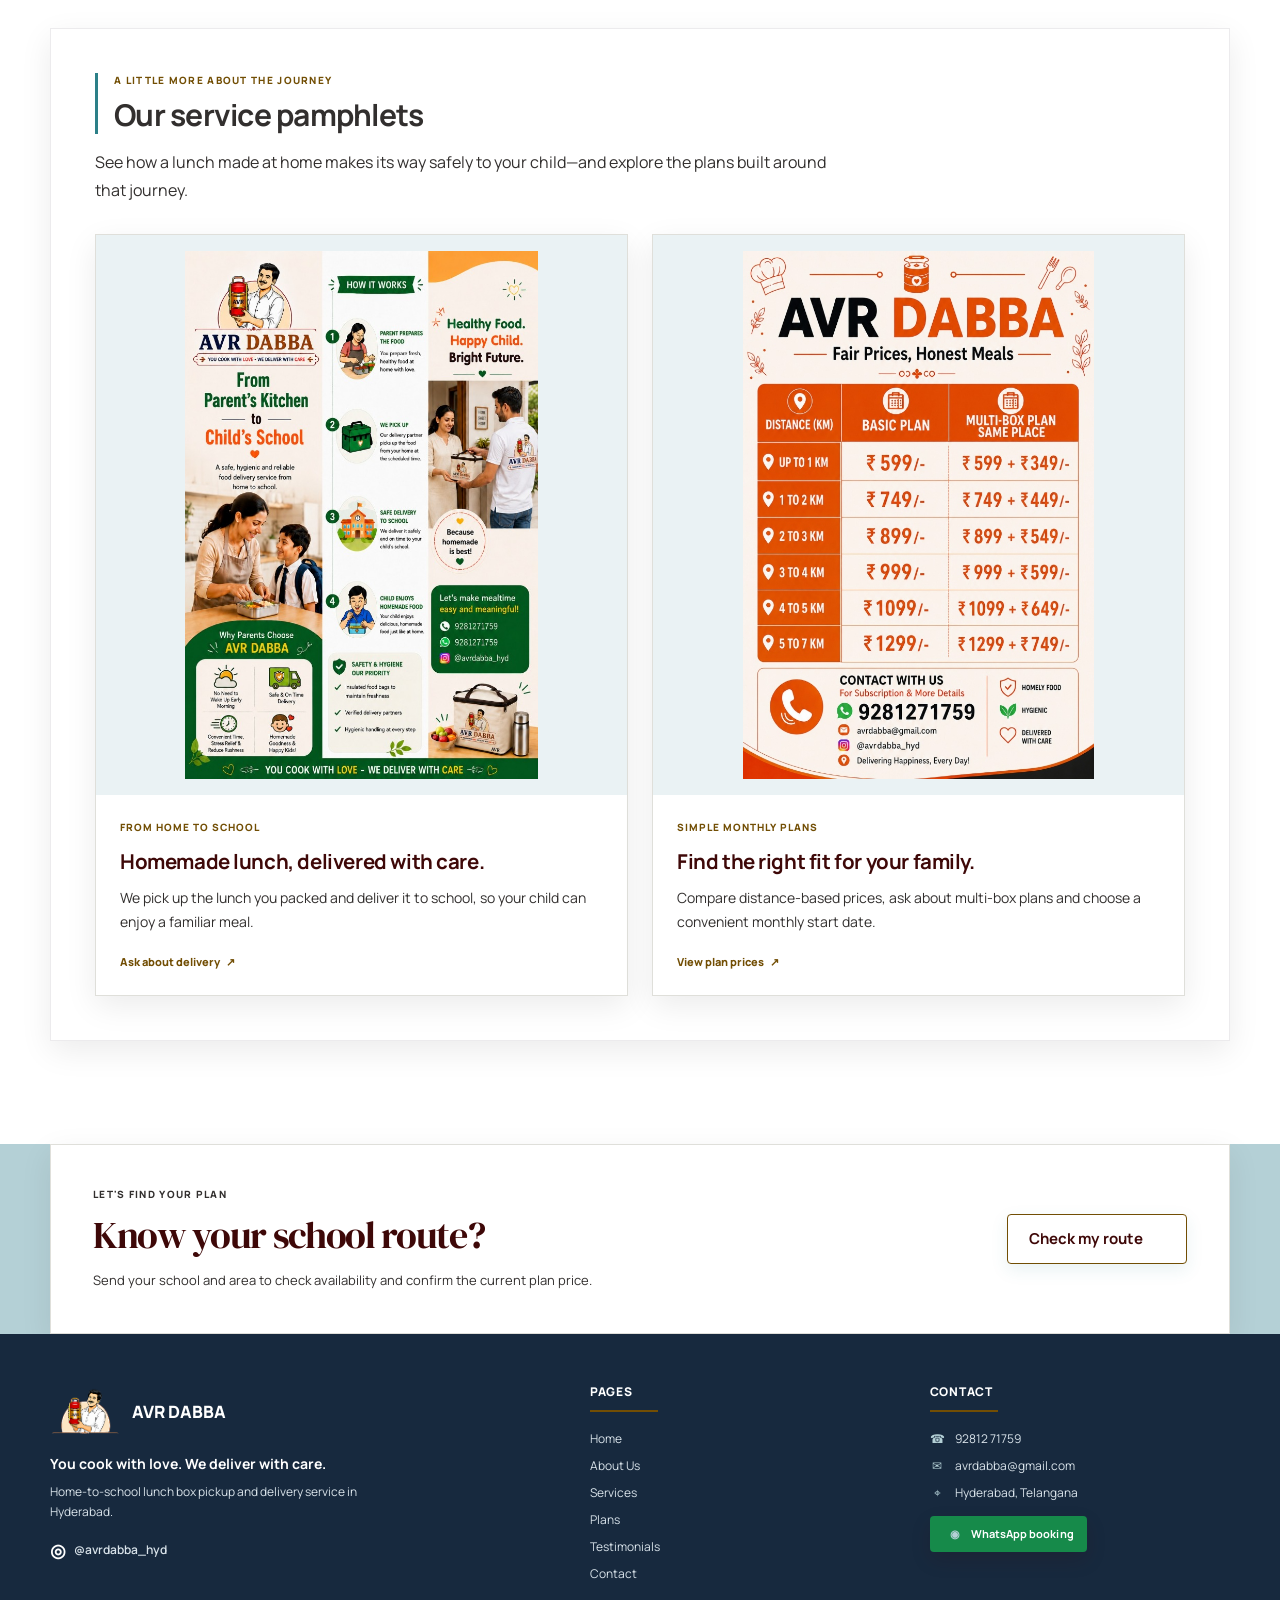
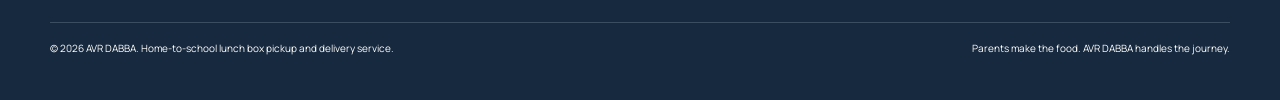
<file: plans/plans.html>
<!doctype html>
<html lang="en">
  <head>
    <meta charset="UTF-8" />
    <meta name="viewport" content="width=device-width, initial-scale=1.0" />
    <meta name="description" content="Compare AVR DABBA's monthly lunch box delivery prices by distance, including the published multi-box rates and start dates." />
    <meta name="theme-color" content="#B4D0D6" />
    <title>Plans &amp; Prices | AVR DABBA</title>
    <link rel="stylesheet" href="../styles.css?v=57" />
    <script src="../script.js?v=6" defer></script>
  </head>
  <body class="plans-page">
    <header class="site-header shared-site-header">
      <div class="container nav-wrap">
        <a class="brand reference-brand" href="../index.html" aria-label="AVR DABBA home">
          <span class="reference-brand-image"><img src="../images/dabba-hero.png" alt="" /></span>
          <span class="reference-brand-copy">
            <span class="brand-name">AVR <span>DABBA</span></span>
            <span class="brand-tagline">You cook with love • We deliver with care</span>
          </span>
        </a>
        <nav class="main-nav" id="main-nav" aria-label="Main navigation">
          <a href="../index.html">Home</a>
          <a href="../about-us/aboutus.html">About us</a>
          <a href="../Services/Services.html">Services</a>
          <a href="plans.html" aria-current="page">Plans</a>
          <a href="../testimonials/testimonials.html">Testimonials</a>
          <a class="mobile-nav-booking" href="../index.html#booking">Check my route <span aria-hidden="true">↗</span></a>
          <button class="theme-toggle" type="button" aria-label="Switch to dark theme" title="Switch to dark theme" aria-pressed="false"><span aria-hidden="true">☾</span></button>
        </nav>
        <div class="reference-header-actions">
          <a class="nav-contact reference-contact-cta" href="tel:9281271759">
            <svg viewBox="0 0 24 24" aria-hidden="true"><path d="M6.6 2.8h3l1.5 4.1-2 1.7a15.7 15.7 0 0 0 6.3 6.3l1.7-2 4.1 1.5v3c0 .9-.7 1.6-1.6 1.6C10.6 19 5 13.4 5 4.4c0-.9.7-1.6 1.6-1.6Z" fill="currentColor"/></svg>
            Contact us
          </a>
          <a class="nav-cta reference-nav-cta" href="https://wa.me/919281271759?text=Hi%20AVR%20DABBA%2C%20I%20would%20like%20to%20book%20a%20dabba." target="_blank" rel="noopener">
            <svg viewBox="0 0 24 24" aria-hidden="true"><path d="M20.5 11.7a8.3 8.3 0 0 1-12.3 7.2L3.5 20l1.2-4.5a8.3 8.3 0 1 1 15.8-3.8Z" fill="none" stroke="currentColor" stroke-width="1.8" stroke-linejoin="round"/><path d="M8.5 8.2c.2-.4.4-.4.7-.4h.5c.2 0 .3.1.4.4l.7 1.6c.1.2 0 .4-.1.6l-.5.6c-.2.2-.2.4 0 .6.5.9 1.3 1.6 2.2 2.1.2.1.4.1.6-.1l.7-.8c.2-.2.4-.2.6-.1l1.5.7c.3.1.4.2.4.4 0 .3-.2 1.2-.7 1.6-.5.5-1.2.7-2 .5-1-.2-2.2-.7-3.5-1.8a13 13 0 0 1-2.5-3.1c-.7-1.2-.8-2.1-.5-2.8.3-.5.8-.9 1.1-1Z" fill="currentColor"/></svg>
            Book a Dabba
          </a>
          <button class="menu-toggle" type="button" aria-expanded="false" aria-controls="main-nav" aria-label="Open menu">
            <span class="menu-toggle-icon" aria-hidden="true"><i></i><i></i><i></i></span>
          </button>
        </div>
      </div>
    </header>
    <main id="top">
      <section class="plans-page-title">
        <div class="container">
          <p class="eyebrow"><span class="eyebrow-dot"></span> Simple, flexible, made for your family</p>
          <h1>Plans <span>that fit your route.</span></h1>
          <p>Good food should make the school day brighter—not the planning harder. Find a clear monthly option for your child.</p>
          <a class="button button-primary" href="#price-table">Explore monthly plans <span aria-hidden="true">↓</span></a>
        </div>
        <div class="plans-route" aria-hidden="true">
          <span class="route-stop route-stop--home"><span>⌂</span><small>HOME</small></span>
          <span class="route-line"><i></i></span>
          <span class="route-lunchbox">▰</span>
          <span class="route-line"><i></i></span>
          <span class="route-stop route-stop--school"><span>▥</span><small>SCHOOL</small></span>
          <span class="route-caption">A little care, all the way</span>
        </div>
      </section>
      <section class="section plans-content">
        <div class="container">
          <section class="plan-overview" aria-labelledby="plan-prices-heading">
            <div class="plan-section-heading">
              <p class="eyebrow">Clear, thoughtful pricing</p>
              <h2 id="plan-prices-heading">Plan prices</h2>
            </div>
            <p class="plan-overview-intro">A reliable lunch-time routine, with pricing shaped around your school route and family’s needs.</p>
            <ul class="plan-benefits">
              <li>Rates are based on <strong class="business-model-point">delivery distance, frequency and the number of lunch boxes</strong>.</li>
              <li>Choose a monthly plan or ask us about a <strong class="business-model-point">multi-box option</strong> for your family.</li>
              <li>Every plan is designed to keep lunch delivery simple, dependable and great value.</li>
              <li>Share your school and area with us to confirm <strong class="business-model-point">route availability and your final price</strong>.</li>
            </ul>
          </section>

          <section class="start-date-section" aria-labelledby="start-date-title">
            <div class="plan-section-heading">
              <p class="eyebrow">A start date that works for you</p>
              <h2 id="start-date-title">Choose your plan start date</h2>
            </div>
            <p class="plan-overview-intro">Pick from three monthly start cycles and ask our team which one best suits your schedule.</p>
            <div class="start-date-cards">
              <article>
                <span>01</span>
                <h3>1st of every month</h3>
                <p>Start fresh at the beginning of the monthly cycle.</p>
                <small>Cycle 1</small>
              </article>
              <article>
                <span>10</span>
                <h3>10th of every month</h3>
                <p>A flexible mid-month start for your family.</p>
                <small>Cycle 2</small>
              </article>
              <article>
                <span>20</span>
                <h3>20th of every month</h3>
                <p>Join later in the month without waiting for the next cycle.</p>
                <small>Cycle 3</small>
              </article>
            </div>
          </section>

          <div class="center-heading plan-pricing-heading">
            <p class="eyebrow">Find the right distance band</p>
            <h2>Monthly subscription plans</h2>
            <p class="section-subtitle">Compare the published rates below. We’ll help confirm your <strong class="business-model-point">route, availability and plan details before you book</strong>.</p>
          </div>
          <div class="price-table-wrap" id="price-table">
            <table class="price-table">
              <thead><tr><th scope="col">Distance (km)</th><th scope="col">Monthly plan</th><th scope="col">Monthly multi-box plan</th><th scope="col">Choose your plan</th></tr></thead>
              <tbody>
                <tr><th scope="row">Up to 1 km</th><td>₹599/-</td><td>₹599 + ₹349/-</td><td><a href="https://wa.me/919281271759?text=Hi%20AVR%20DABBA%2C%20please%20tell%20me%20more%20about%20the%20monthly%20plan%20for%20up%20to%201%20km." target="_blank" rel="noreferrer">Select plan <span aria-hidden="true">↗</span></a></td></tr>
                <tr><th scope="row">1 to 2 km</th><td>₹749/-</td><td>₹749 + ₹449/-</td><td><a href="https://wa.me/919281271759?text=Hi%20AVR%20DABBA%2C%20please%20tell%20me%20more%20about%20the%20monthly%20plan%20for%201%20to%202%20km." target="_blank" rel="noreferrer">Select plan <span aria-hidden="true">↗</span></a></td></tr>
                <tr><th scope="row">2 to 3 km</th><td>₹899/-</td><td>₹899 + ₹549/-</td><td><a href="https://wa.me/919281271759?text=Hi%20AVR%20DABBA%2C%20please%20tell%20me%20more%20about%20the%20monthly%20plan%20for%202%20to%203%20km." target="_blank" rel="noreferrer">Select plan <span aria-hidden="true">↗</span></a></td></tr>
                <tr><th scope="row">3 to 4 km</th><td>₹999/-</td><td>₹999 + ₹599/-</td><td><a href="https://wa.me/919281271759?text=Hi%20AVR%20DABBA%2C%20please%20tell%20me%20more%20about%20the%20monthly%20plan%20for%203%20to%204%20km." target="_blank" rel="noreferrer">Select plan <span aria-hidden="true">↗</span></a></td></tr>
                <tr><th scope="row">4 to 5 km</th><td>₹1,099/-</td><td>₹1,099 + ₹649/-</td><td><a href="https://wa.me/919281271759?text=Hi%20AVR%20DABBA%2C%20please%20tell%20me%20more%20about%20the%20monthly%20plan%20for%204%20to%205%20km." target="_blank" rel="noreferrer">Select plan <span aria-hidden="true">↗</span></a></td></tr>
                <tr><th scope="row">5 to 7 km</th><td>₹1,299/-</td><td>₹1,299 + ₹749/-</td><td><a href="https://wa.me/919281271759?text=Hi%20AVR%20DABBA%2C%20please%20tell%20me%20more%20about%20the%20monthly%20plan%20for%205%20to%207%20km." target="_blank" rel="noreferrer">Select plan <span aria-hidden="true">↗</span></a></td></tr>
              </tbody>
            </table>
          </div>
          <p class="price-footnote">Prices shown as published by AVR DABBA. Please confirm <strong class="business-model-point">what’s included in the multi-box rate and the final monthly amount</strong> before subscribing.</p>
        </div>
      </section>
      <section class="section plan-faq-section" aria-labelledby="plan-faq-title">
        <div class="container">
          <div class="home-faq-heading">
            <p class="eyebrow">Before you choose</p>
            <h2 id="plan-faq-title">Plan and pricing FAQs</h2>
            <p>We confirm route availability and the final plan details with you before signup.</p>
          </div>
          <div class="home-faq-list">
            <details>
              <summary>How do I know which distance band applies?</summary>
              <p>Share your pickup area and school with us. We’ll check the route and confirm the applicable distance and price.</p>
            </details>
            <details>
              <summary>What does the multi-box price include?</summary>
              <p>Ask us to confirm the total monthly amount and what is included for your number of lunch boxes before you subscribe.</p>
            </details>
            <details>
              <summary>Can I start on a date other than the 1st?</summary>
              <p>The published start cycles are the 1st, 10th and 20th of the month. Contact us to confirm which cycle fits your route.</p>
            </details>
          </div>
          <p class="plan-faq-cta"><a class="button button-primary" href="../index.html#booking">Check my route and plan <span aria-hidden="true">↗</span></a></p>
        </div>
      </section>
      <section class="section pamphlets-section" aria-labelledby="pamphlets-title">
        <div class="container">
          <div class="plan-section-heading">
            <p class="eyebrow">A little more about the journey</p>
            <h2 id="pamphlets-title">Our service pamphlets</h2>
          </div>
          <p class="pamphlets-intro">See how a lunch made at home makes its way safely to your child—and explore the plans built around that journey.</p>
          <div class="pamphlet-grid">
            <article class="pamphlet-card">
              <img class="pamphlet-art" src="../images/avr-dabba-service-brochure.png" alt="AVR DABBA service brochure showing the home-to-school lunch delivery journey" loading="lazy" />
              <div class="pamphlet-copy">
                <span class="pamphlet-label">From home to school</span>
                <h3>Homemade lunch, delivered with care.</h3>
                <p>We pick up the lunch you packed and deliver it to school, so your child can enjoy a familiar meal.</p>
                <a href="#contact">Ask about delivery <span aria-hidden="true">↗</span></a>
              </div>
            </article>
            <article class="pamphlet-card">
              <img class="pamphlet-art" src="../images/avr-dabba-plan-prices-brochure.png" alt="AVR DABBA monthly plans and distance-based prices brochure" loading="lazy" />
              <div class="pamphlet-copy">
                <span class="pamphlet-label">Simple monthly plans</span>
                <h3>Find the right fit for your family.</h3>
                <p>Compare distance-based prices, ask about multi-box plans and choose a convenient monthly start date.</p>
                <a href="#price-table">View plan prices <span aria-hidden="true">↗</span></a>
              </div>
            </article>
          </div>
        </div>
      </section>
      <section class="contact-section" id="contact"><div class="container contact-inner"><div><p class="eyebrow eyebrow-light">Let's find your plan</p><h2>Know your school route?</h2><p>Send your school and area to check availability and confirm the current plan price.</p></div><a class="button button-light" href="../index.html#booking">Check my route <span aria-hidden="true">↗</span></a></div></section>
    </main>
    <footer class="site-footer shared-site-footer">
      <div class="container footer-grid">
        <section class="footer-about" aria-label="About AVR DABBA">
          <a class="brand footer-brand" href="../index.html" aria-label="AVR DABBA home">
            <span class="brand-mark footer-mark" aria-hidden="true"><img src="../images/dabba-hero.png" alt="" /></span>
            <span class="brand-copy"><span class="brand-name">AVR DABBA</span><span class="brand-tagline">HYDERABAD</span></span>
          </a>
          <p class="footer-tagline">You cook with love. We deliver with care.</p>
          <p class="footer-description">Home-to-school lunch box pickup and delivery service in Hyderabad.</p>
          <a class="footer-social" href="https://www.instagram.com/avrdabba_hyd/" target="_blank" rel="noreferrer" aria-label="AVR DABBA on Instagram"><span aria-hidden="true">◎</span> @avrdabba_hyd</a>
        </section>
        <nav class="footer-links" aria-label="Footer pages">
          <h2>Pages</h2>
          <a href="../index.html">Home</a>
          <a href="../about-us/aboutus.html">About Us</a>
          <a href="../Services/Services.html">Services</a>
          <a href="plans.html">Plans</a>
          <a href="../testimonials/testimonials.html">Testimonials</a>
          <a href="#footer-contact">Contact</a>
        </nav>
        <section class="footer-contact" id="footer-contact" aria-label="Contact AVR DABBA">
          <h2>Contact</h2>
          <a href="tel:+919281271759"><span aria-hidden="true">☎</span> 92812 71759</a>
          <a href="mailto:avrdabba@gmail.com"><span aria-hidden="true">✉</span> avrdabba@gmail.com</a>
          <p><span aria-hidden="true">⌖</span> Hyderabad, Telangana</p>
          <a class="footer-whatsapp" href="https://wa.me/919281271759" target="_blank" rel="noreferrer"><span aria-hidden="true">◉</span> WhatsApp booking</a>
        </section>
      </div>
      <div class="container footer-bottom"><span>© <span id="year"></span> AVR DABBA. Home-to-school lunch box pickup and delivery service.</span><span>Parents make the food. AVR DABBA handles the journey.</span></div>
    </footer>
    <a class="mobile-whatsapp" href="https://wa.me/919281271759?text=Hi%20AVR%20DABBA%2C%20I%27d%20like%20to%20know%20about%20lunch%20delivery." target="_blank" rel="noreferrer" aria-label="Chat with AVR DABBA on WhatsApp">
      <svg viewBox="0 0 24 24" aria-hidden="true"><path d="M20.5 11.7a8.3 8.3 0 0 1-12.3 7.2L3.5 20l1.2-4.5a8.3 8.3 0 1 1 15.8-3.8Z" fill="none" stroke="currentColor" stroke-width="1.8" stroke-linejoin="round"/><path d="M8.5 8.2c.2-.4.4-.4.7-.4h.5c.2 0 .3.1.4.4l.7 1.6c.1.2 0 .4-.1.6l-.5.6c-.2.2-.2.4 0 .6.5.9 1.3 1.6 2.2 2.1.2.1.4.1.6-.1l.7-.8c.2-.2.4-.2.6-.1l1.5.7c.3.1.4.2.4.4 0 .3-.2 1.2-.7 1.6-.5.5-1.2.7-2 .5-1-.2-2.2-.7-3.5-1.8a13 13 0 0 1-2.5-3.1c-.7-1.2-.8-2.1-.5-2.8.3-.5.8-.9 1.1-1Z" fill="currentColor"/></svg>
      Chat with us
    </a>
  </body>
</html>
</file>
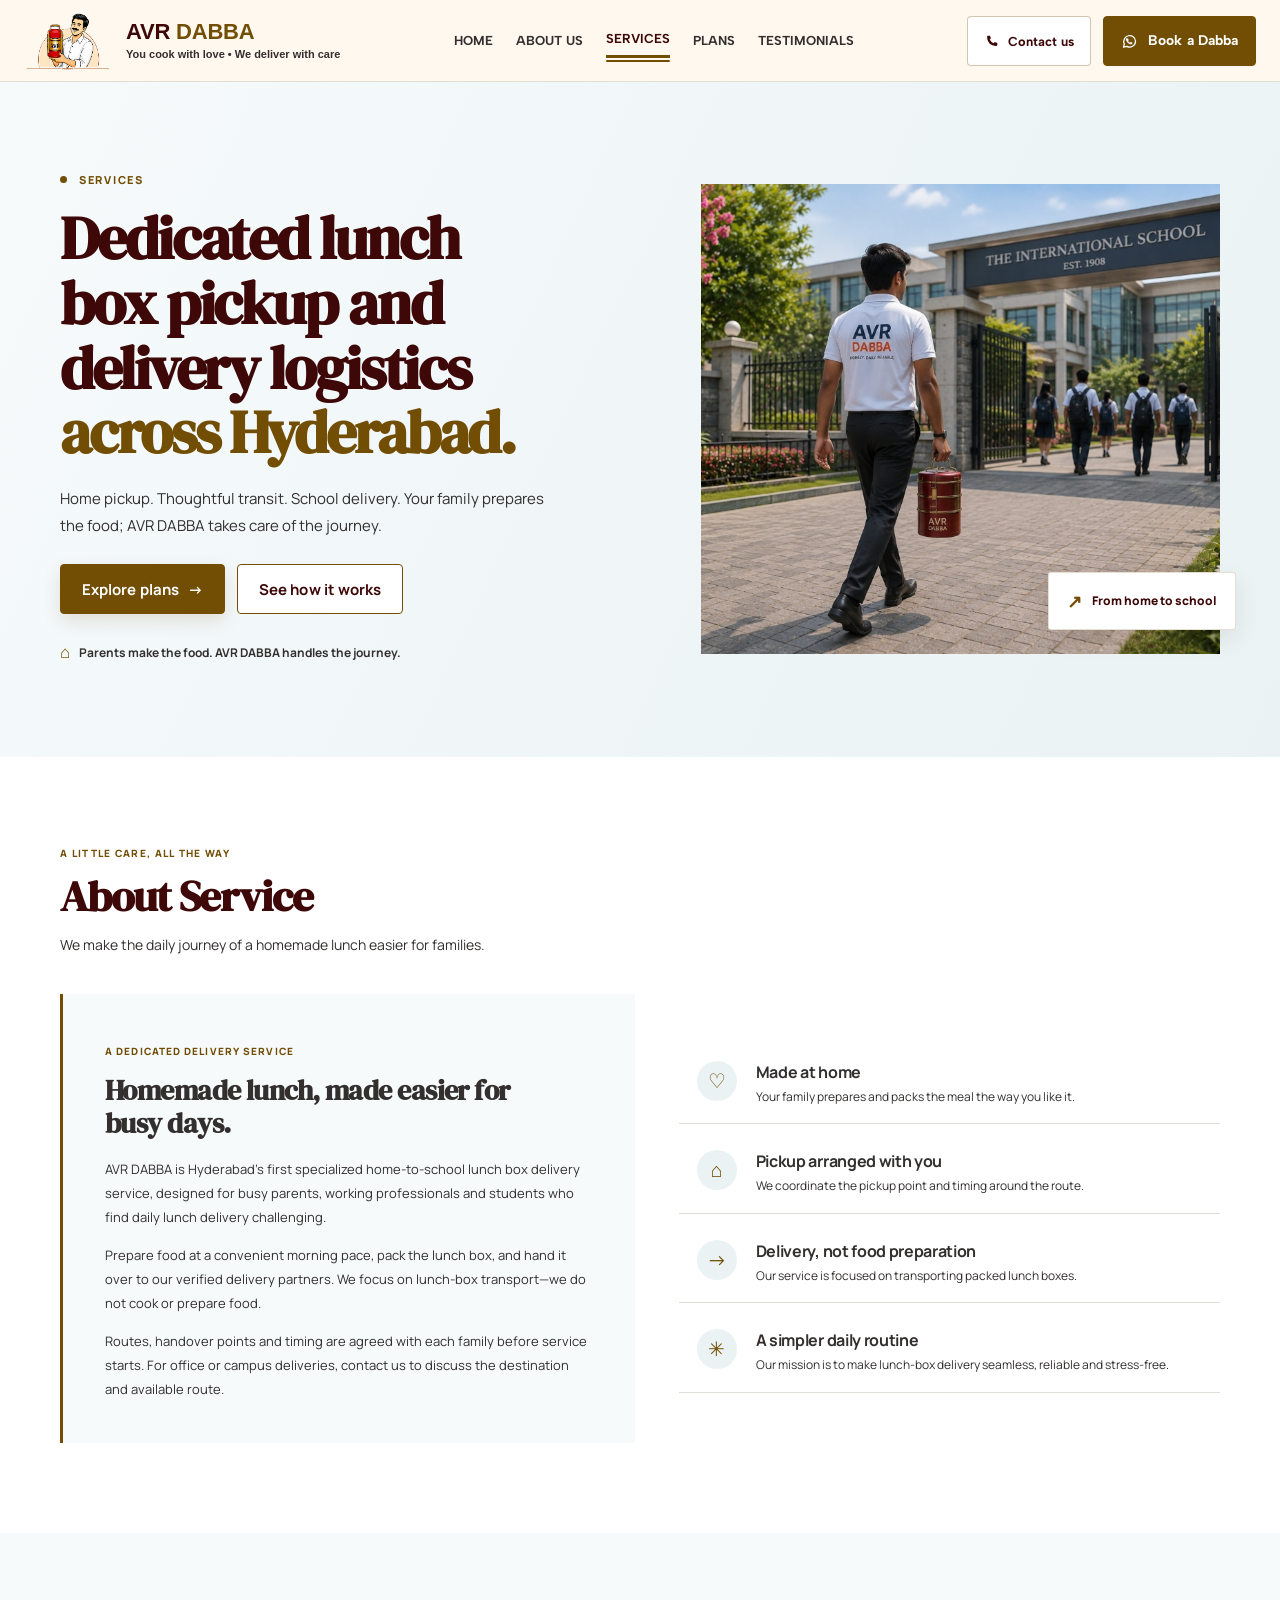
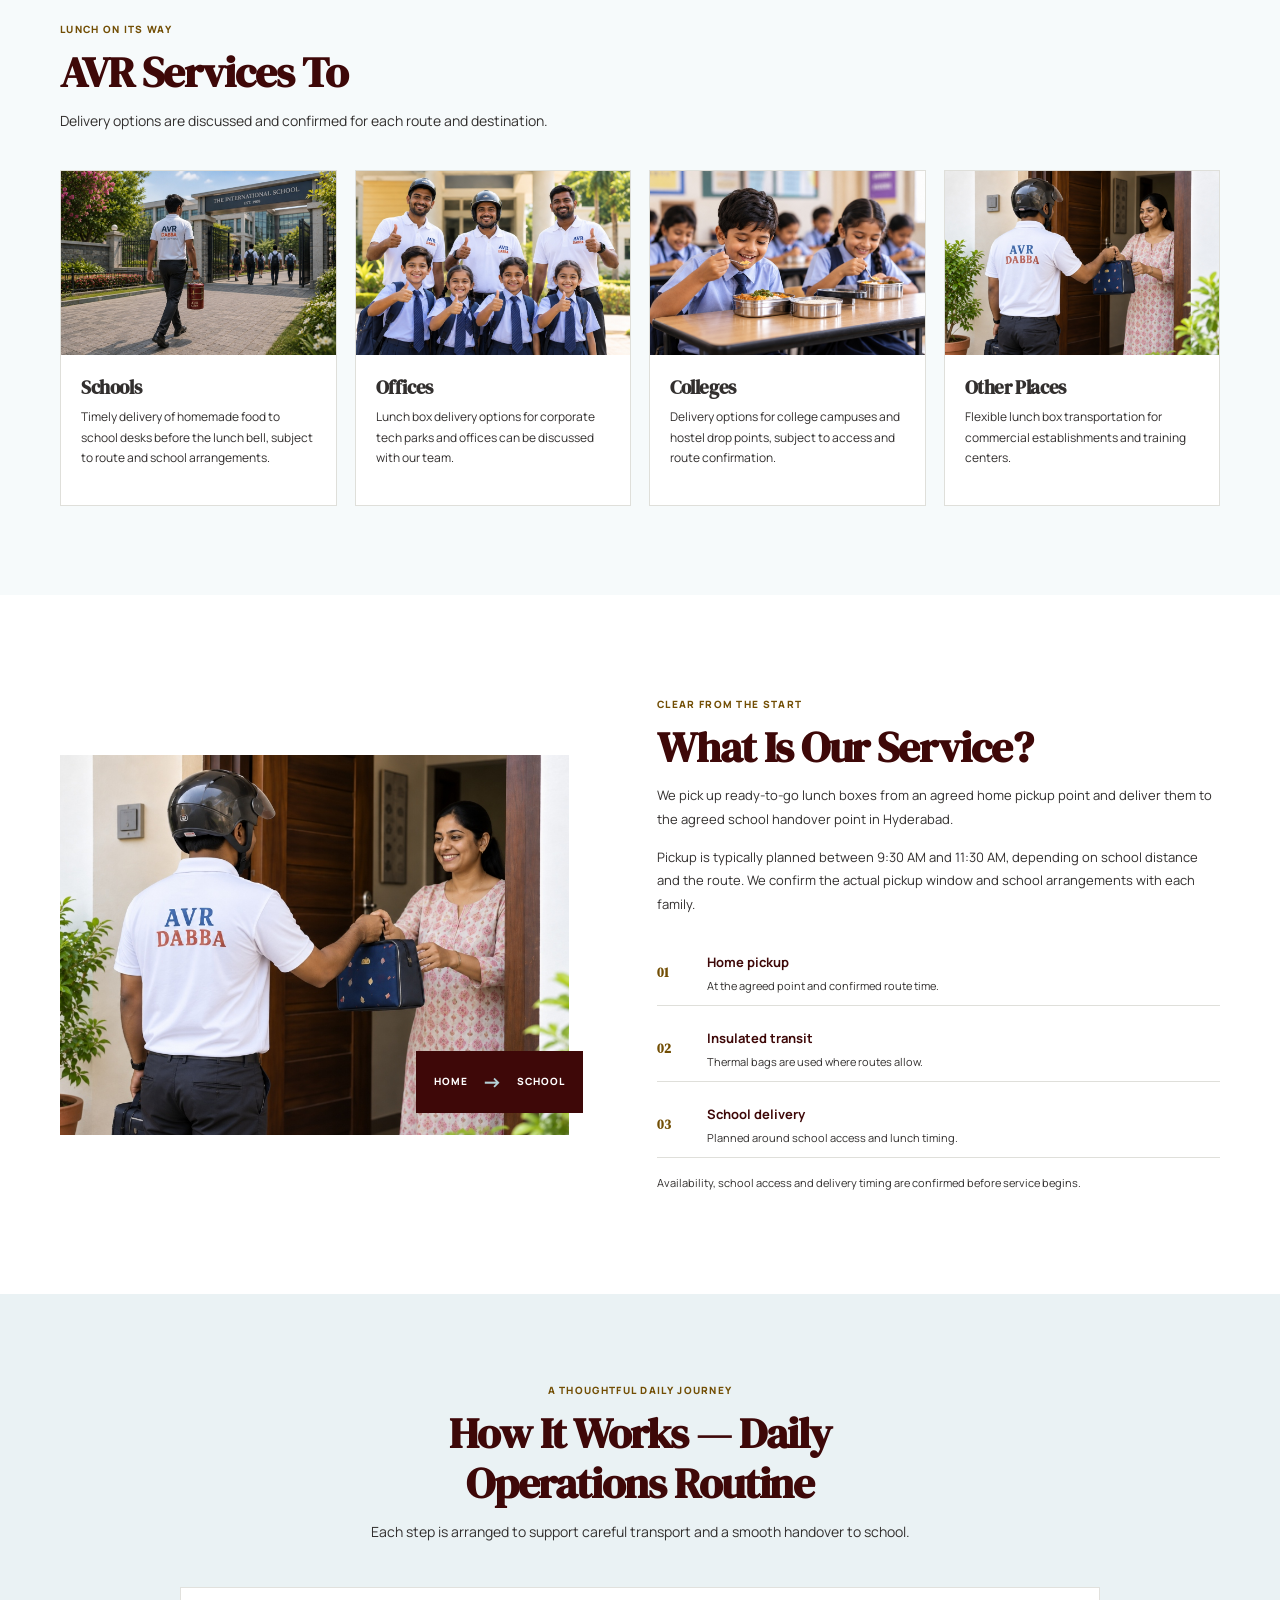
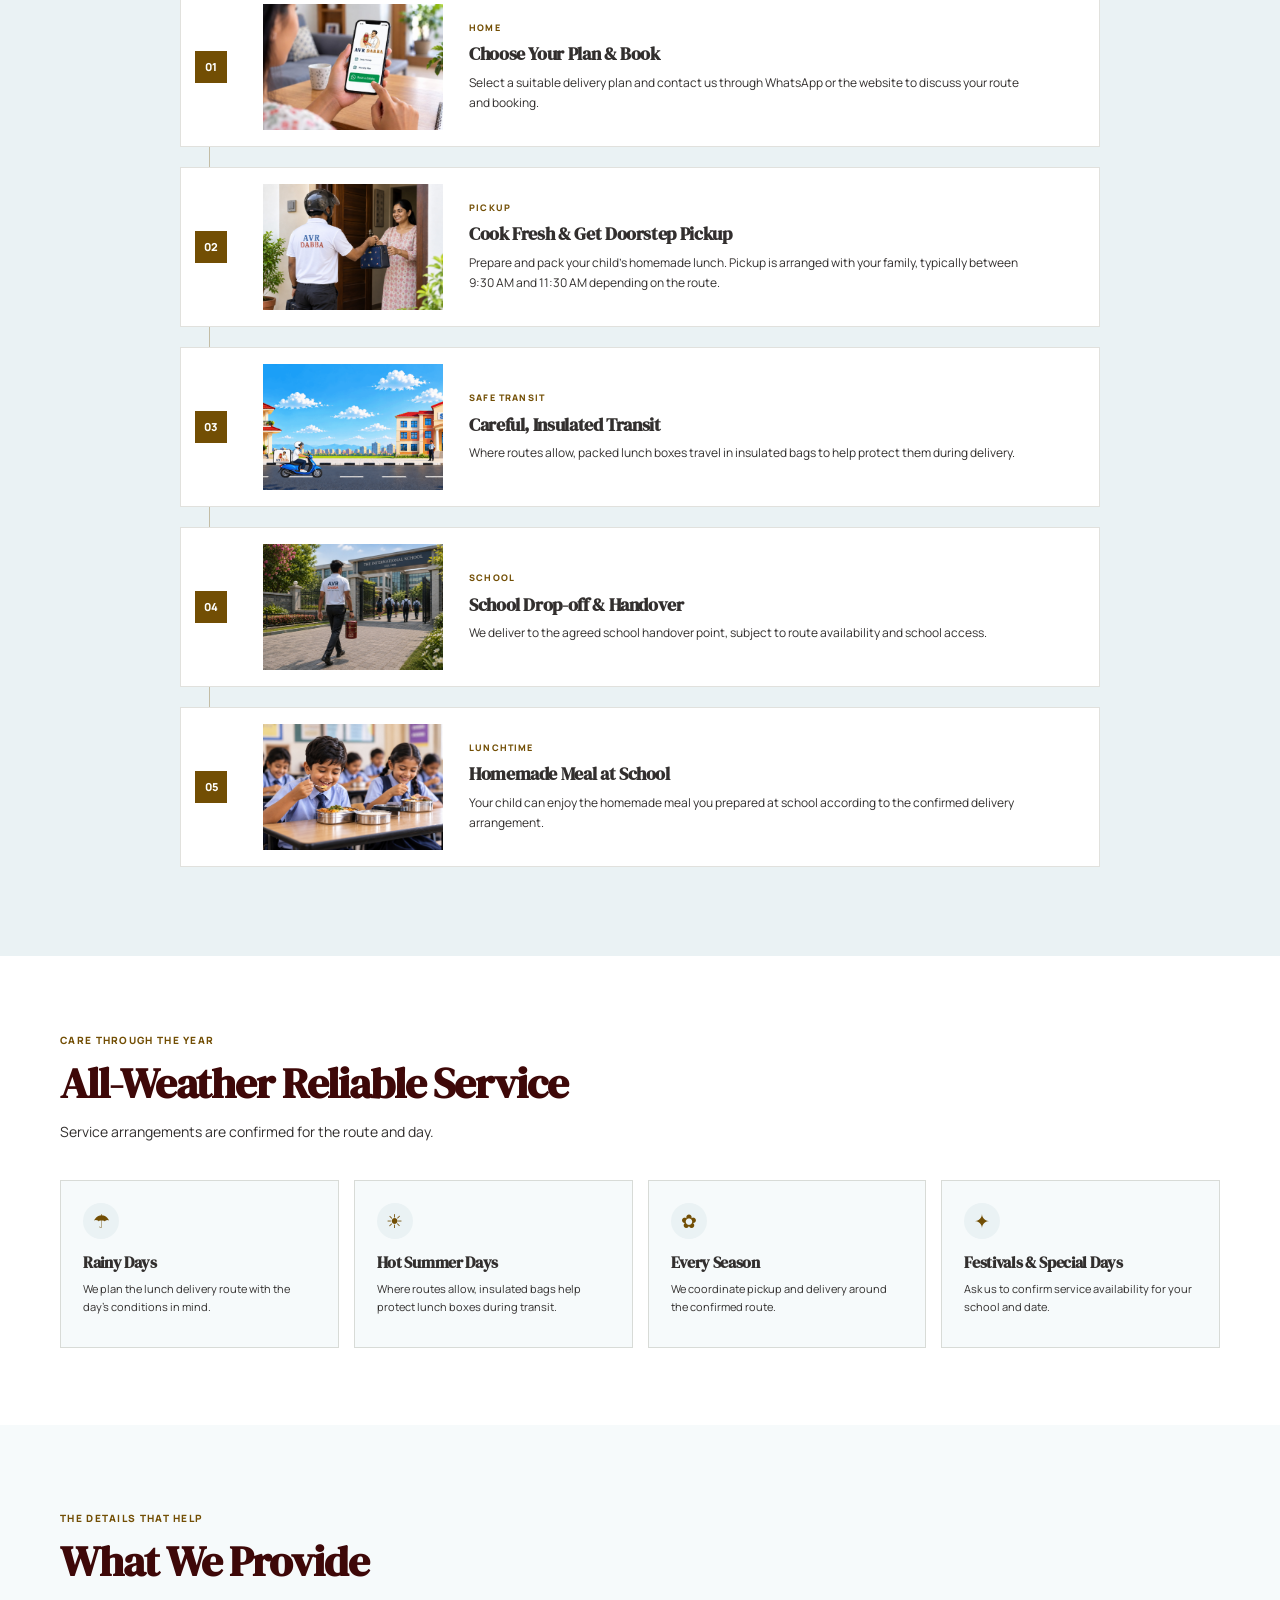
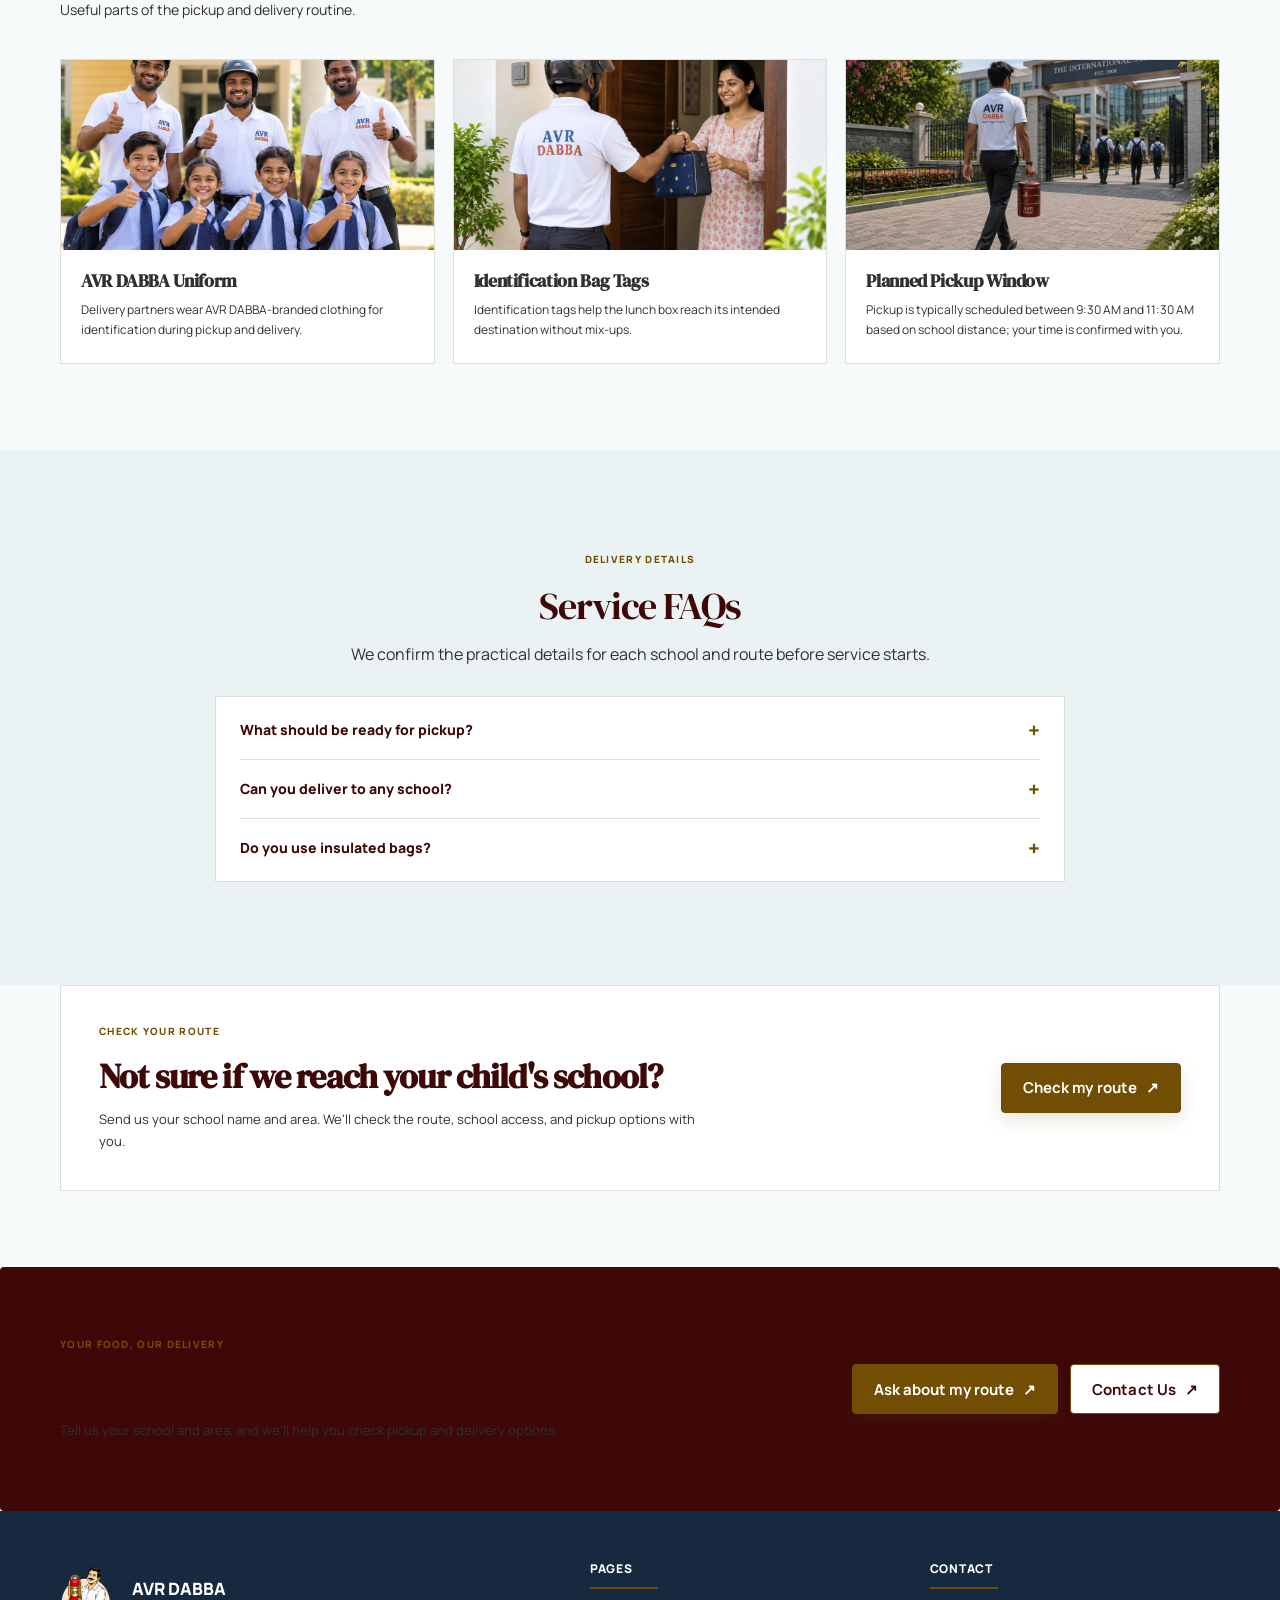
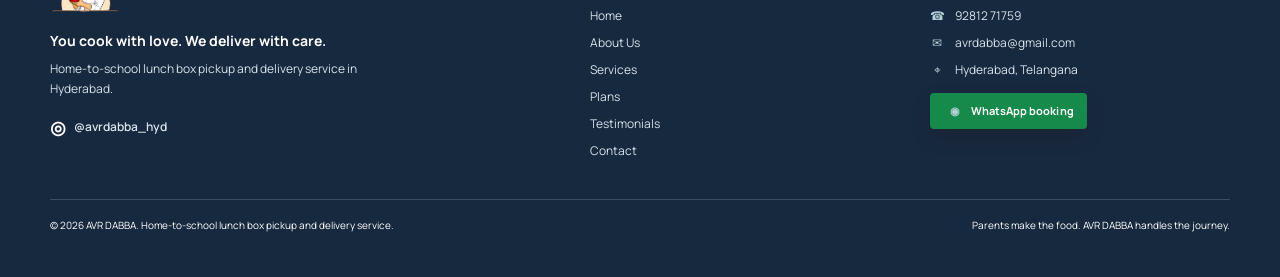
<file: Services/Services.html>
<!doctype html>
<html lang="en">
  <head>
    <meta charset="UTF-8" />
    <meta name="viewport" content="width=device-width, initial-scale=1.0" />
    <meta name="description" content="See how AVR DABBA picks up parents' packed homemade lunch boxes and delivers them to schools in Hyderabad." />
    <meta name="theme-color" content="#B4D0D6" />
    <title>Our Services | AVR DABBA</title>
    <link rel="stylesheet" href="../styles.css?v=57" />
    <script src="../script.js?v=6" defer></script>
  </head>
  <body class="services-page">
    <header class="site-header shared-site-header">
      <div class="container nav-wrap">
        <a class="brand reference-brand" href="../index.html" aria-label="AVR DABBA home">
          <span class="reference-brand-image"><img src="../images/dabba-hero.png" alt="" /></span>
          <span class="reference-brand-copy">
            <span class="brand-name">AVR <span>DABBA</span></span>
            <span class="brand-tagline">You cook with love • We deliver with care</span>
          </span>
        </a>
        <nav class="main-nav" id="main-nav" aria-label="Main navigation">
          <a href="../index.html">Home</a>
          <a href="../about-us/aboutus.html">About us</a>
          <a href="Services.html" aria-current="page">Services</a>
          <a href="../plans/plans.html">Plans</a>
          <a href="../testimonials/testimonials.html">Testimonials</a>
          <a class="mobile-nav-booking" href="../index.html#booking">Check my route <span aria-hidden="true">↗</span></a>
          <button class="theme-toggle" type="button" aria-label="Switch to dark theme" title="Switch to dark theme" aria-pressed="false"><span aria-hidden="true">☾</span></button>
        </nav>
        <div class="reference-header-actions">
          <a class="nav-contact reference-contact-cta" href="tel:9281271759">
            <svg viewBox="0 0 24 24" aria-hidden="true"><path d="M6.6 2.8h3l1.5 4.1-2 1.7a15.7 15.7 0 0 0 6.3 6.3l1.7-2 4.1 1.5v3c0 .9-.7 1.6-1.6 1.6C10.6 19 5 13.4 5 4.4c0-.9.7-1.6 1.6-1.6Z" fill="currentColor"/></svg>
            Contact us
          </a>
          <a class="nav-cta reference-nav-cta" href="https://wa.me/919281271759?text=Hi%20AVR%20DABBA%2C%20I%20would%20like%20to%20book%20a%20dabba." target="_blank" rel="noopener">
            <svg viewBox="0 0 24 24" aria-hidden="true"><path d="M20.5 11.7a8.3 8.3 0 0 1-12.3 7.2L3.5 20l1.2-4.5a8.3 8.3 0 1 1 15.8-3.8Z" fill="none" stroke="currentColor" stroke-width="1.8" stroke-linejoin="round"/><path d="M8.5 8.2c.2-.4.4-.4.7-.4h.5c.2 0 .3.1.4.4l.7 1.6c.1.2 0 .4-.1.6l-.5.6c-.2.2-.2.4 0 .6.5.9 1.3 1.6 2.2 2.1.2.1.4.1.6-.1l.7-.8c.2-.2.4-.2.6-.1l1.5.7c.3.1.4.2.4.4 0 .3-.2 1.2-.7 1.6-.5.5-1.2.7-2 .5-1-.2-2.2-.7-3.5-1.8a13 13 0 0 1-2.5-3.1c-.7-1.2-.8-2.1-.5-2.8.3-.5.8-.9 1.1-1Z" fill="currentColor"/></svg>
            Book a Dabba
          </a>
          <button class="menu-toggle" type="button" aria-expanded="false" aria-controls="main-nav" aria-label="Open menu">
            <span class="menu-toggle-icon" aria-hidden="true"><i></i><i></i><i></i></span>
          </button>
        </div>
      </div>
    </header>
    <main id="top" class="services-main">
      <section class="services-hero" aria-labelledby="services-title">
        <div class="container services-hero-grid">
          <div class="services-hero-copy">
            <p class="eyebrow"><span class="eyebrow-dot"></span> SERVICES</p>
            <h1 id="services-title">Dedicated lunch box pickup and delivery logistics <span>across Hyderabad.</span></h1>
            <p>Home pickup. Thoughtful transit. School delivery. Your family prepares the food; AVR DABBA takes care of the journey.</p>
            <div class="services-hero-actions">
              <a class="button button-primary" href="../plans/plans.html">Explore plans <span aria-hidden="true">→</span></a>
              <a class="button button-secondary" href="#daily-routine">See how it works</a>
            </div>
            <p class="services-hero-note"><span aria-hidden="true">⌂</span> Parents make the food. AVR DABBA handles the journey.</p>
          </div>
          <div class="services-hero-photo">
            <img src="../images/hero-bg-school.jpg" alt="AVR DABBA delivery partner carrying a lunch box toward a school" fetchpriority="high" />
            <span class="services-photo-caption"><span aria-hidden="true">↗</span> From home to school</span>
          </div>
        </div>
      </section>

      <section class="section services-about" aria-labelledby="about-service-title">
        <div class="container">
          <div class="services-section-heading">
            <p class="eyebrow">A little care, all the way</p>
            <h2 id="about-service-title">About Service</h2>
            <p>We make the daily journey of a homemade lunch easier for families.</p>
          </div>
          <div class="services-about-grid">
            <article class="services-about-story">
              <span class="services-about-kicker">A dedicated delivery service</span>
              <h3>Homemade lunch, made easier for busy days.</h3>
              <p>AVR DABBA is Hyderabad's first specialized home-to-school lunch box delivery service, designed for busy parents, working professionals and students who find daily lunch delivery challenging.</p>
              <p>Prepare food at a convenient morning pace, pack the lunch box, and hand it over to our verified delivery partners. We focus on lunch-box transport—we do not cook or prepare food.</p>
              <p>Routes, handover points and timing are agreed with each family before service starts. For office or campus deliveries, contact us to discuss the destination and available route.</p>
            </article>
            <div class="services-about-highlights">
              <article><span aria-hidden="true">♡</span><div><h3>Made at home</h3><p>Your family prepares and packs the meal the way you like it.</p></div></article>
              <article><span aria-hidden="true">⌂</span><div><h3>Pickup arranged with you</h3><p>We coordinate the pickup point and timing around the route.</p></div></article>
              <article><span aria-hidden="true">→</span><div><h3>Delivery, not food preparation</h3><p>Our service is focused on transporting packed lunch boxes.</p></div></article>
              <article><span aria-hidden="true">✳</span><div><h3>A simpler daily routine</h3><p>Our mission is to make lunch-box delivery seamless, reliable and stress-free.</p></div></article>
            </div>
          </div>
        </div>
      </section>

      <section class="section services-audience" aria-labelledby="services-to-title">
        <div class="container">
          <div class="services-section-heading">
            <p class="eyebrow">Lunch on its way</p>
            <h2 id="services-to-title">AVR Services To</h2>
            <p>Delivery options are discussed and confirmed for each route and destination.</p>
          </div>
          <div class="services-audience-grid">
            <article class="services-audience-card">
              <img src="../images/hero-bg-school.jpg" alt="AVR DABBA delivery partner approaching a school" loading="lazy" />
              <div><h3>Schools</h3><p>Timely delivery of homemade food to school desks before the lunch bell, subject to route and school arrangements.</p></div>
            </article>
            <article class="services-audience-card">
              <img src="../images/flow-step5-team.jpg" alt="AVR DABBA delivery team" loading="lazy" />
              <div><h3>Offices</h3><p>Lunch box delivery options for corporate tech parks and offices can be discussed with our team.</p></div>
            </article>
            <article class="services-audience-card">
              <img src="../images/flow-step4-kids.jpg" alt="Students enjoying lunch together" loading="lazy" />
              <div><h3>Colleges</h3><p>Delivery options for college campuses and hostel drop points, subject to access and route confirmation.</p></div>
            </article>
            <article class="services-audience-card">
              <img src="../images/flow-step2-pickup.jpg" alt="A packed lunch box being handed to an AVR DABBA delivery partner" loading="lazy" />
              <div><h3>Other Places</h3><p>Flexible lunch box transportation for commercial establishments and training centers.</p></div>
            </article>
          </div>
        </div>
      </section>

      <section class="section services-explainer" aria-labelledby="what-is-service-title">
        <div class="container services-explainer-grid">
          <div class="services-explainer-photo">
            <img src="../images/flow-step2-pickup.jpg" alt="A family handing a packed lunch box to an AVR DABBA delivery partner" loading="lazy" />
            <div class="services-route-stamp"><span>HOME</span><i aria-hidden="true">→</i><span>SCHOOL</span></div>
          </div>
          <div class="services-explainer-copy">
            <p class="eyebrow">Clear from the start</p>
            <h2 id="what-is-service-title">What Is Our Service?</h2>
            <p>We pick up ready-to-go lunch boxes from an agreed home pickup point and deliver them to the agreed school handover point in Hyderabad.</p>
            <p>Pickup is typically planned between 9:30 AM and 11:30 AM, depending on school distance and the route. We confirm the actual pickup window and school arrangements with each family.</p>
            <ul class="services-detail-list">
              <li><span aria-hidden="true">01</span><div><strong>Home pickup</strong><small>At the agreed point and confirmed route time.</small></div></li>
              <li><span aria-hidden="true">02</span><div><strong>Insulated transit</strong><small>Thermal bags are used where routes allow.</small></div></li>
              <li><span aria-hidden="true">03</span><div><strong>School delivery</strong><small>Planned around school access and lunch timing.</small></div></li>
            </ul>
            <p class="services-route-caveat">Availability, school access and delivery timing are confirmed before service begins.</p>
          </div>
        </div>
      </section>

      <section class="section services-routine" id="daily-routine" aria-labelledby="daily-routine-title">
        <div class="container">
          <div class="services-section-heading services-section-heading-center">
            <p class="eyebrow">A thoughtful daily journey</p>
            <h2 id="daily-routine-title">How It Works — Daily Operations Routine</h2>
            <p>Each step is arranged to support careful transport and a smooth handover to school.</p>
          </div>
          <ol class="services-timeline">
            <li class="services-timeline-step">
              <span class="services-timeline-number">01</span>
              <img src="../images/about-family-app.png" alt="A parent using a phone to explore the service" loading="lazy" />
              <div><p class="services-timeline-label">HOME</p><h3>Choose Your Plan &amp; Book</h3><p>Select a suitable delivery plan and contact us through WhatsApp or the website to discuss your route and booking.</p></div>
            </li>
            <li class="services-timeline-step">
              <span class="services-timeline-number">02</span>
              <img src="../images/flow-step2-pickup.jpg" alt="A parent handing a packed lunch box to an AVR DABBA delivery partner" loading="lazy" />
              <div><p class="services-timeline-label">PICKUP</p><h3>Cook Fresh &amp; Get Doorstep Pickup</h3><p>Prepare and pack your child's homemade lunch. Pickup is arranged with your family, typically between 9:30 AM and 11:30 AM depending on the route.</p></div>
            </li>
            <li class="services-timeline-step">
              <span class="services-timeline-number">03</span>
              <img src="../images/AVR_home.gif" alt="AVR DABBA service brochure showing the lunch delivery journey and insulated bag" loading="lazy" />
              <div><p class="services-timeline-label">SAFE TRANSIT</p><h3>Careful, Insulated Transit</h3><p>Where routes allow, packed lunch boxes travel in insulated bags to help protect them during delivery.</p></div>
            </li>
            <li class="services-timeline-step">
              <span class="services-timeline-number">04</span>
              <img src="../images/hero-bg-school.jpg" alt="AVR DABBA delivery partner at a school" loading="lazy" />
              <div><p class="services-timeline-label">SCHOOL</p><h3>School Drop-off &amp; Handover</h3><p>We deliver to the agreed school handover point, subject to route availability and school access.</p></div>
            </li>
            <li class="services-timeline-step">
              <span class="services-timeline-number">05</span>
              <img src="../images/flow-step4-kids.jpg" alt="Children having lunch at school" loading="lazy" />
              <div><p class="services-timeline-label">LUNCHTIME</p><h3>Homemade Meal at School</h3><p>Your child can enjoy the homemade meal you prepared at school according to the confirmed delivery arrangement.</p></div>
            </li>
          </ol>
        </div>
      </section>

      <section class="section services-seasons" aria-labelledby="season-service-title">
        <div class="container">
          <div class="services-section-heading">
            <p class="eyebrow">Care through the year</p>
            <h2 id="season-service-title">All-Weather Reliable Service</h2>
            <p>Service arrangements are confirmed for the route and day.</p>
          </div>
          <div class="services-season-grid">
            <article><span aria-hidden="true">☂</span><h3>Rainy Days</h3><p>We plan the lunch delivery route with the day's conditions in mind.</p></article>
            <article><span aria-hidden="true">☀</span><h3>Hot Summer Days</h3><p>Where routes allow, insulated bags help protect lunch boxes during transit.</p></article>
            <article><span aria-hidden="true">✿</span><h3>Every Season</h3><p>We coordinate pickup and delivery around the confirmed route.</p></article>
            <article><span aria-hidden="true">✦</span><h3>Festivals &amp; Special Days</h3><p>Ask us to confirm service availability for your school and date.</p></article>
          </div>
        </div>
      </section>

      <section class="section services-provide" aria-labelledby="what-we-provide-title">
        <div class="container">
          <div class="services-section-heading">
            <p class="eyebrow">The details that help</p>
            <h2 id="what-we-provide-title">What We Provide</h2>
            <p>Useful parts of the pickup and delivery routine.</p>
          </div>
          <div class="services-provide-grid">
            <article><img src="../images/flow-step5-team.jpg" alt="AVR DABBA delivery partners wearing branded uniforms" loading="lazy" /><div><h3>AVR DABBA Uniform</h3><p>Delivery partners wear AVR DABBA-branded clothing for identification during pickup and delivery.</p></div></article>
            <article><img src="../images/flow-step2-pickup.jpg" alt="A packed lunch bag being handed over" loading="lazy" /><div><h3>Identification Bag Tags</h3><p>Identification tags help the lunch box reach its intended destination without mix-ups.</p></div></article>
            <article><img src="../images/hero-bg-school.jpg" alt="A school route used for delivery planning" loading="lazy" /><div><h3>Planned Pickup Window</h3><p>Pickup is typically scheduled between 9:30 AM and 11:30 AM based on school distance; your time is confirmed with you.</p></div></article>
          </div>
        </div>
      </section>

      <section class="section services-faq-section" aria-labelledby="services-faq-title">
        <div class="container">
          <div class="home-faq-heading">
            <p class="eyebrow">Delivery details</p>
            <h2 id="services-faq-title">Service FAQs</h2>
            <p>We confirm the practical details for each school and route before service starts.</p>
          </div>
          <div class="home-faq-list">
            <details>
              <summary>What should be ready for pickup?</summary>
              <p>Please have the lunch cooked, packed and ready at the pickup point agreed with our team.</p>
            </details>
            <details>
              <summary>Can you deliver to any school?</summary>
              <p>School access and route availability vary. We confirm the handover point with you before booking.</p>
            </details>
            <details>
              <summary>Do you use insulated bags?</summary>
              <p>Insulated bags are used where the route and service arrangement allow. Please confirm the details for your route.</p>
            </details>
          </div>
        </div>
      </section>

      <section class="section services-route-check" aria-labelledby="services-route-title">
        <div class="container services-route-check-inner">
          <div><p class="eyebrow">Check your route</p><h2 id="services-route-title">Not sure if we reach your child's school?</h2><p>Send us your school name and area. We'll check the route, school access, and pickup options with you.</p></div>
          <a class="button button-primary" href="../index.html#booking">Check my route <span aria-hidden="true">↗</span></a>
        </div>
      </section>

      <section class="services-final-cta" id="contact">
        <div class="container services-final-cta-inner">
          <div><p class="eyebrow">Your food, our delivery</p><h2>Ready to make lunch mornings easier?</h2><p>Tell us your school and area, and we'll help you check pickup and delivery options.</p></div>
          <div class="services-final-cta-actions">
            <a class="button button-primary" href="../index.html#booking">Ask about my route <span aria-hidden="true">↗</span></a>
            <a class="button button-secondary" href="tel:+919281271759">Contact Us <span aria-hidden="true">↗</span></a>
          </div>
        </div>
      </section>
    </main>
    <footer class="site-footer shared-site-footer">
      <div class="container footer-grid">
        <section class="footer-about" aria-label="About AVR DABBA">
          <a class="brand footer-brand" href="../index.html" aria-label="AVR DABBA home">
            <span class="brand-mark footer-mark" aria-hidden="true"><img src="../images/dabba-hero.png" alt="" /></span>
            <span class="brand-copy"><span class="brand-name">AVR DABBA</span><span class="brand-tagline">HYDERABAD</span></span>
          </a>
          <p class="footer-tagline">You cook with love. We deliver with care.</p>
          <p class="footer-description">Home-to-school lunch box pickup and delivery service in Hyderabad.</p>
          <a class="footer-social" href="https://www.instagram.com/avrdabba_hyd/" target="_blank" rel="noreferrer" aria-label="AVR DABBA on Instagram"><span aria-hidden="true">◎</span> @avrdabba_hyd</a>
        </section>
        <nav class="footer-links" aria-label="Footer pages">
          <h2>Pages</h2>
          <a href="../index.html">Home</a>
          <a href="../about-us/aboutus.html">About Us</a>
          <a href="Services.html">Services</a>
          <a href="../plans/plans.html">Plans</a>
          <a href="../testimonials/testimonials.html">Testimonials</a>
          <a href="#footer-contact">Contact</a>
        </nav>
        <section class="footer-contact" id="footer-contact" aria-label="Contact AVR DABBA">
          <h2>Contact</h2>
          <a href="tel:+919281271759"><span aria-hidden="true">☎</span> 92812 71759</a>
          <a href="mailto:avrdabba@gmail.com"><span aria-hidden="true">✉</span> avrdabba@gmail.com</a>
          <p><span aria-hidden="true">⌖</span> Hyderabad, Telangana</p>
          <a class="footer-whatsapp" href="https://wa.me/919281271759" target="_blank" rel="noreferrer"><span aria-hidden="true">◉</span> WhatsApp booking</a>
        </section>
      </div>
      <div class="container footer-bottom"><span>© <span id="year"></span> AVR DABBA. Home-to-school lunch box pickup and delivery service.</span><span>Parents make the food. AVR DABBA handles the journey.</span></div>
    </footer>
    <a class="mobile-whatsapp" href="https://wa.me/919281271759?text=Hi%20AVR%20DABBA%2C%20I%27d%20like%20to%20know%20about%20lunch%20delivery." target="_blank" rel="noreferrer" aria-label="Chat with AVR DABBA on WhatsApp">
      <svg viewBox="0 0 24 24" aria-hidden="true"><path d="M20.5 11.7a8.3 8.3 0 0 1-12.3 7.2L3.5 20l1.2-4.5a8.3 8.3 0 1 1 15.8-3.8Z" fill="none" stroke="currentColor" stroke-width="1.8" stroke-linejoin="round"/><path d="M8.5 8.2c.2-.4.4-.4.7-.4h.5c.2 0 .3.1.4.4l.7 1.6c.1.2 0 .4-.1.6l-.5.6c-.2.2-.2.4 0 .6.5.9 1.3 1.6 2.2 2.1.2.1.4.1.6-.1l.7-.8c.2-.2.4-.2.6-.1l1.5.7c.3.1.4.2.4.4 0 .3-.2 1.2-.7 1.6-.5.5-1.2.7-2 .5-1-.2-2.2-.7-3.5-1.8a13 13 0 0 1-2.5-3.1c-.7-1.2-.8-2.1-.5-2.8.3-.5.8-.9 1.1-1Z" fill="currentColor"/></svg>
      Chat with us
    </a>
  </body>
</html>
</file>
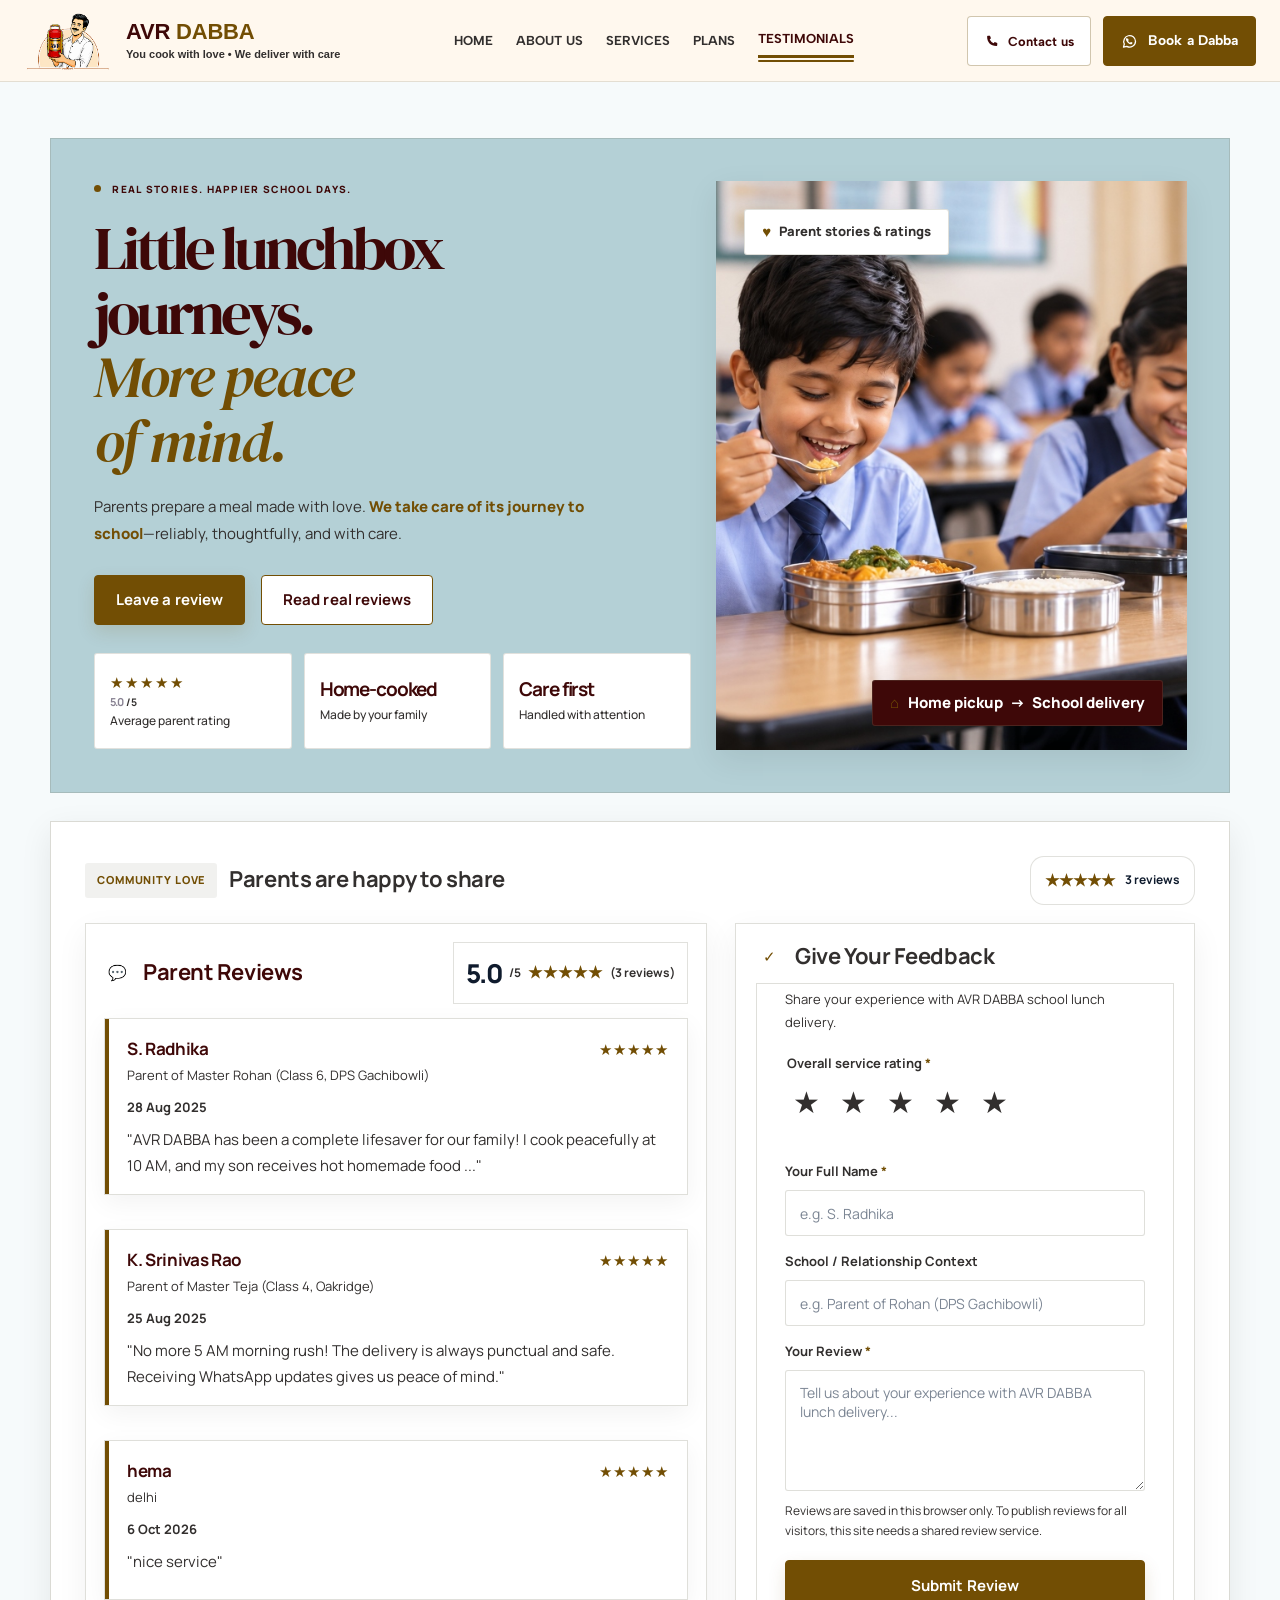
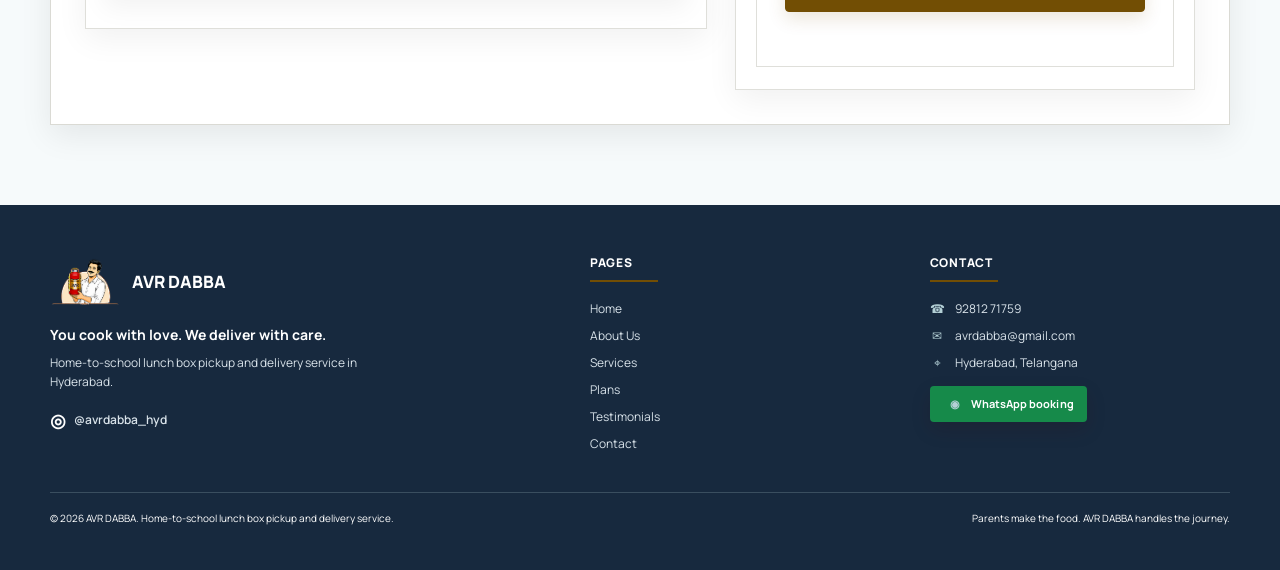
<file: testimonials/testimonials.html>
<!doctype html>
<html lang="en">
  <head>
    <meta charset="UTF-8" />
    <meta name="viewport" content="width=device-width, initial-scale=1.0" />
    <meta name="description" content="Share your experience with AVR DABBA's home-to-school lunch box delivery service in Hyderabad." />
    <meta name="theme-color" content="#B4D0D6" />
    <title>Parent Reviews & Testimonials | AVR DABBA</title>
    <link rel="stylesheet" href="../styles.css?v=57" />
    <script src="../script.js?v=6" defer></script>
  </head>
  <body class="testimonials-page">
    <header class="site-header shared-site-header">
      <div class="container nav-wrap">
        <a class="brand reference-brand" href="../index.html" aria-label="AVR DABBA home">
          <span class="reference-brand-image"><img src="../images/dabba-hero.png" alt="" /></span>
          <span class="reference-brand-copy">
            <span class="brand-name">AVR <span>DABBA</span></span>
            <span class="brand-tagline">You cook with love • We deliver with care</span>
          </span>
        </a>
        <nav class="main-nav" id="main-nav" aria-label="Main navigation">
          <a href="../index.html">Home</a>
          <a href="../about-us/aboutus.html">About us</a>
          <a href="../Services/Services.html">Services</a>
          <a href="../plans/plans.html">Plans</a>
          <a href="testimonials.html" aria-current="page">Testimonials</a>
          <a class="mobile-nav-booking" href="../index.html#booking">Check my route <span aria-hidden="true">↗</span></a>
          <button class="theme-toggle" type="button" aria-label="Switch to dark theme" title="Switch to dark theme" aria-pressed="false"><span aria-hidden="true">☾</span></button>
        </nav>
        <div class="reference-header-actions">
          <a class="nav-contact reference-contact-cta" href="tel:9281271759">
            <svg viewBox="0 0 24 24" aria-hidden="true"><path d="M6.6 2.8h3l1.5 4.1-2 1.7a15.7 15.7 0 0 0 6.3 6.3l1.7-2 4.1 1.5v3c0 .9-.7 1.6-1.6 1.6C10.6 19 5 13.4 5 4.4c0-.9.7-1.6 1.6-1.6Z" fill="currentColor"/></svg>
            Contact us
          </a>
          <a class="nav-cta reference-nav-cta" href="https://wa.me/919281271759?text=Hi%20AVR%20DABBA%2C%20I%20would%20like%20to%20book%20a%20dabba." target="_blank" rel="noopener">
            <svg viewBox="0 0 24 24" aria-hidden="true"><path d="M20.5 11.7a8.3 8.3 0 0 1-12.3 7.2L3.5 20l1.2-4.5a8.3 8.3 0 1 1 15.8-3.8Z" fill="none" stroke="currentColor" stroke-width="1.8" stroke-linejoin="round"/><path d="M8.5 8.2c.2-.4.4-.4.7-.4h.5c.2 0 .3.1.4.4l.7 1.6c.1.2 0 .4-.1.6l-.5.6c-.2.2-.2.4 0 .6.5.9 1.3 1.6 2.2 2.1.2.1.4.1.6-.1l.7-.8c.2-.2.4-.2.6-.1l1.5.7c.3.1.4.2.4.4 0 .3-.2 1.2-.7 1.6-.5.5-1.2.7-2 .5-1-.2-2.2-.7-3.5-1.8a13 13 0 0 1-2.5-3.1c-.7-1.2-.8-2.1-.5-2.8.3-.5.8-.9 1.1-1Z" fill="currentColor"/></svg>
            Book a Dabba
          </a>
          <button class="menu-toggle" type="button" aria-expanded="false" aria-controls="main-nav" aria-label="Open menu">
            <span class="menu-toggle-icon" aria-hidden="true"><i></i><i></i><i></i></span>
          </button>
        </div>
      </div>
    </header>

    <main class="testimonials-main" id="top">
      <div class="container">
        <section class="hero-showcase" aria-label="Parent testimonials overview">
          <div class="hero-showcase__copy">
            <p class="eyebrow eyebrow-soft"><span class="eyebrow-dot"></span> Real stories. Happier school days.</p>
            <h1>Little lunchbox journeys.<br /><span>More peace of mind.</span></h1>
            <p class="hero-showcase__text">Parents prepare a meal made with love. <strong class="business-model-point">We take care of its journey to school</strong>—reliably, thoughtfully, and with care.</p>
            <div class="hero-showcase__actions">
              <a class="button button-primary" href="#feedback-form">Leave a review</a>
              <a class="button button-secondary" href="#reviews-list">Read real reviews</a>
            </div>
            <div class="hero-showcase__stats" aria-label="Community ratings summary">
              <div class="stat-pill stat-pill--rating">
                <span class="stat-stars" aria-hidden="true">★★★★★</span>
                <strong><span id="avg-rating">5.0</span><span class="rating-out-of">/5</span></strong>
                <span>Average parent rating</span>
              </div>
              <div class="stat-pill">
                <strong>Home-cooked</strong>
                <span>Made by your family</span>
              </div>
              <div class="stat-pill">
                <strong>Care first</strong>
                <span>Handled with attention</span>
              </div>
            </div>
          </div>

          <div class="hero-showcase__visual">
            <img class="family-lunch-photo" src="../images/flow-step4-kids.jpg" alt="School children enjoying their lunch together" fetchpriority="high" />
            <div class="photo-shade" aria-hidden="true"></div>
            <div class="floating-badge badge-top"><span aria-hidden="true">♥</span> Parent stories &amp; ratings</div>
            <div class="floating-badge badge-bottom">
              <span aria-hidden="true">⌂</span>
              <span class="badge-copy">Home pickup <i aria-hidden="true">→</i> School delivery</span>
            </div>
          </div>
        </section>

        <section class="community-panel" aria-label="Community reviews">
          <div class="section-head">
            <div class="section-head__inner">
              <span class="section-chip">Community love</span>
              <h2>Parents are happy to share</h2>
            </div>
            <div class="section-score">
              <span>★★★★★</span>
              <strong id="summary-count">3 reviews</strong>
            </div>
          </div>

          <div class="page-grid">
            <div class="reviews-column">
              <div class="reviews-header">
                <div class="reviews-header__title">
                  <span class="panel-icon" aria-hidden="true">💬</span>
                  <h3>Parent Reviews</h3>
                </div>
                <div class="panel-score">
                  <span class="score-value" id="score-value">5.0</span>
                  <span class="score-divider">/5</span>
                  <span class="stars" aria-label="five star rating">★★★★★</span>
                  <span class="review-count" id="review-count">(3 reviews)</span>
                </div>
              </div>
              <div id="reviews-list" class="reviews-list" aria-live="polite"></div>
            </div>

            <aside class="feedback-panel">
              <div class="panel-head panel-head--feedback">
                <div class="panel-label-wrap">
                  <span class="panel-icon" aria-hidden="true">✓</span>
                  <h3>Give Your Feedback</h3>
                </div>
              </div>

              <form id="feedback-form" class="feedback-form">
                <p class="feedback-intro">Share your experience with AVR DABBA school lunch delivery.</p>

                <fieldset class="rating-field">
                  <legend>Overall service rating <span aria-hidden="true">*</span></legend>
                  <div class="rating-picker" role="group" aria-label="Choose a rating from one to five stars" aria-describedby="rating-error">
                    <button type="button" class="rating-star" data-rating="1" aria-label="1 star" aria-pressed="false">★</button>
                    <button type="button" class="rating-star" data-rating="2" aria-label="2 stars" aria-pressed="false">★</button>
                    <button type="button" class="rating-star" data-rating="3" aria-label="3 stars" aria-pressed="false">★</button>
                    <button type="button" class="rating-star" data-rating="4" aria-label="4 stars" aria-pressed="false">★</button>
                    <button type="button" class="rating-star" data-rating="5" aria-label="5 stars" aria-pressed="false">★</button>
                  </div>
                  <input type="hidden" id="rating-value" value="" />
                  <span class="form-error" id="rating-error" aria-live="polite"></span>
                </fieldset>

                <label class="form-label" for="parent-name">Your Full Name <span aria-hidden="true">*</span></label>
                <input class="form-input" id="parent-name" name="name" type="text" maxlength="80" autocomplete="name" placeholder="e.g. S. Radhika" required />

                <label class="form-label" for="parent-context">School / Relationship Context</label>
                <input class="form-input" id="parent-context" name="context" type="text" maxlength="100" placeholder="e.g. Parent of Rohan (DPS Gachibowli)" />

                <label class="form-label" for="parent-review">Your Review <span aria-hidden="true">*</span></label>
                <textarea class="form-input form-textarea" id="parent-review" name="review" maxlength="1000" rows="5" placeholder="Tell us about your experience with AVR DABBA lunch delivery..." required></textarea>

                <p class="feedback-storage-note">Reviews are saved in this browser only. To publish reviews for all visitors, this site needs a shared review service.</p>
                <button class="button button-primary feedback-submit" type="submit">Submit Review</button>
                <p class="form-status" id="feedback-status" aria-live="polite" aria-atomic="true"></p>
              </form>
            </aside>
          </div>
        </section>
      </div>
    </main>

    <footer class="site-footer shared-site-footer">
      <div class="container footer-grid">
        <section class="footer-about" aria-label="About AVR DABBA">
          <a class="brand footer-brand" href="../index.html" aria-label="AVR DABBA home">
            <span class="brand-mark footer-mark" aria-hidden="true"><img src="../images/dabba-hero.png" alt="" /></span>
            <span class="brand-copy"><span class="brand-name">AVR DABBA</span><span class="brand-tagline">HYDERABAD</span></span>
          </a>
          <p class="footer-tagline">You cook with love. We deliver with care.</p>
          <p class="footer-description">Home-to-school lunch box pickup and delivery service in Hyderabad.</p>
          <a class="footer-social" href="https://www.instagram.com/avrdabba_hyd/" target="_blank" rel="noreferrer" aria-label="AVR DABBA on Instagram"><span aria-hidden="true">◎</span> @avrdabba_hyd</a>
        </section>
        <nav class="footer-links" aria-label="Footer pages">
          <h2>Pages</h2>
          <a href="../index.html">Home</a><a href="../about-us/aboutus.html">About Us</a><a href="../Services/Services.html">Services</a><a href="../plans/plans.html">Plans</a><a href="testimonials.html">Testimonials</a>
          <a href="#footer-contact">Contact</a>
        </nav>
        <section class="footer-contact" id="footer-contact" aria-label="Contact AVR DABBA">
          <h2>Contact</h2>
          <a href="tel:+919281271759"><span aria-hidden="true">☎</span> 92812 71759</a>
          <a href="mailto:avrdabba@gmail.com"><span aria-hidden="true">✉</span> avrdabba@gmail.com</a>
          <p><span aria-hidden="true">⌖</span> Hyderabad, Telangana</p>
          <a class="footer-whatsapp" href="https://wa.me/919281271759" target="_blank" rel="noreferrer"><span aria-hidden="true">◉</span> WhatsApp booking</a>
        </section>
      </div>
      <div class="container footer-bottom"><span>© <span id="year"></span> AVR DABBA. Home-to-school lunch box pickup and delivery service.</span><span>Parents make the food. AVR DABBA handles the journey.</span></div>
    </footer>

    <a class="mobile-whatsapp" href="https://wa.me/919281271759?text=Hi%20AVR%20DABBA%2C%20I%27d%20like%20to%20know%20about%20lunch%20delivery." target="_blank" rel="noreferrer" aria-label="Chat with AVR DABBA on WhatsApp">
      <svg viewBox="0 0 24 24" aria-hidden="true"><path d="M20.5 11.7a8.3 8.3 0 0 1-12.3 7.2L3.5 20l1.2-4.5a8.3 8.3 0 1 1 15.8-3.8Z" fill="none" stroke="currentColor" stroke-width="1.8" stroke-linejoin="round"/><path d="M8.5 8.2c.2-.4.4-.4.7-.4h.5c.2 0 .3.1.4.4l.7 1.6c.1.2 0 .4-.1.6l-.5.6c-.2.2-.2.4 0 .6.5.9 1.3 1.6 2.2 2.1.2.1.4.1.6-.1l.7-.8c.2-.2.4-.2.6-.1l1.5.7c.3.1.4.2.4.4 0 .3-.2 1.2-.7 1.6-.5.5-1.2.7-2 .5-1-.2-2.2-.7-3.5-1.8a13 13 0 0 1-2.5-3.1c-.7-1.2-.8-2.1-.5-2.8.3-.5.8-.9 1.1-1Z" fill="currentColor"/></svg>
    </a>
  </body>
</html>
</file>
